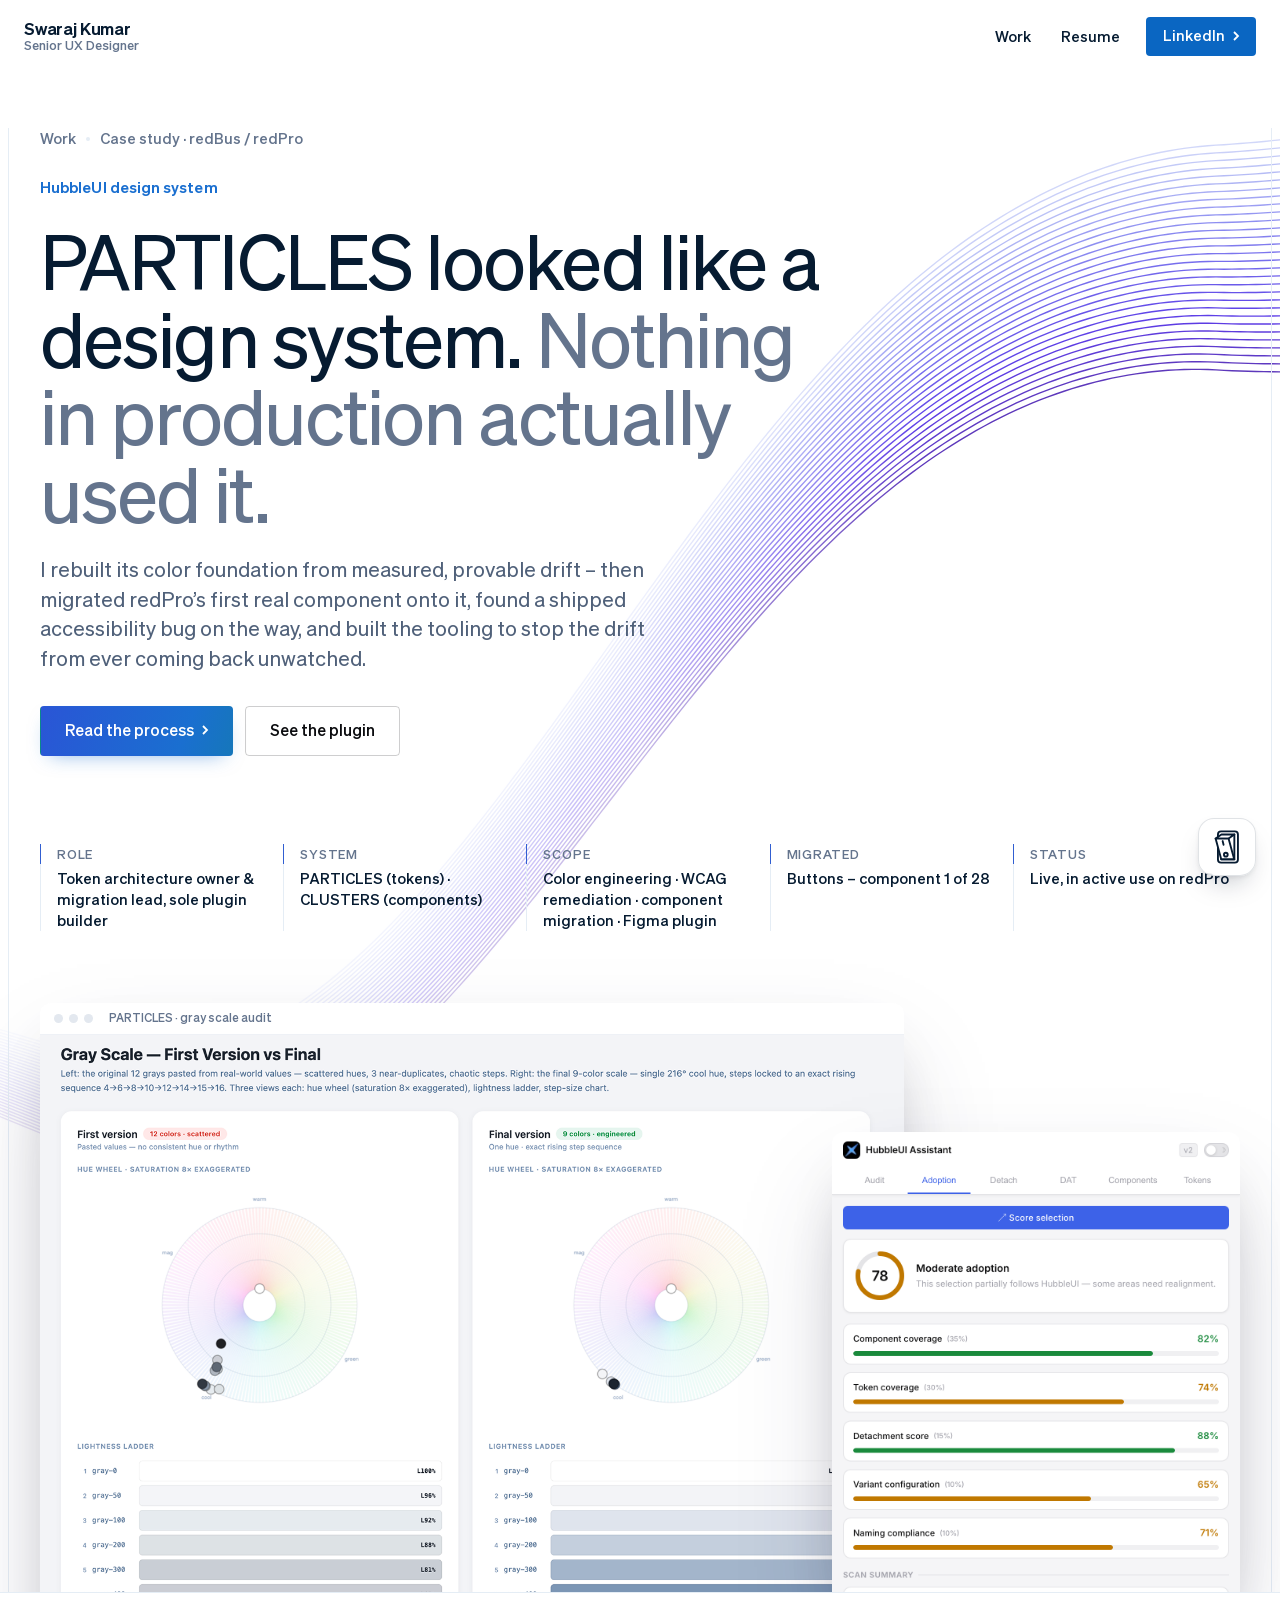
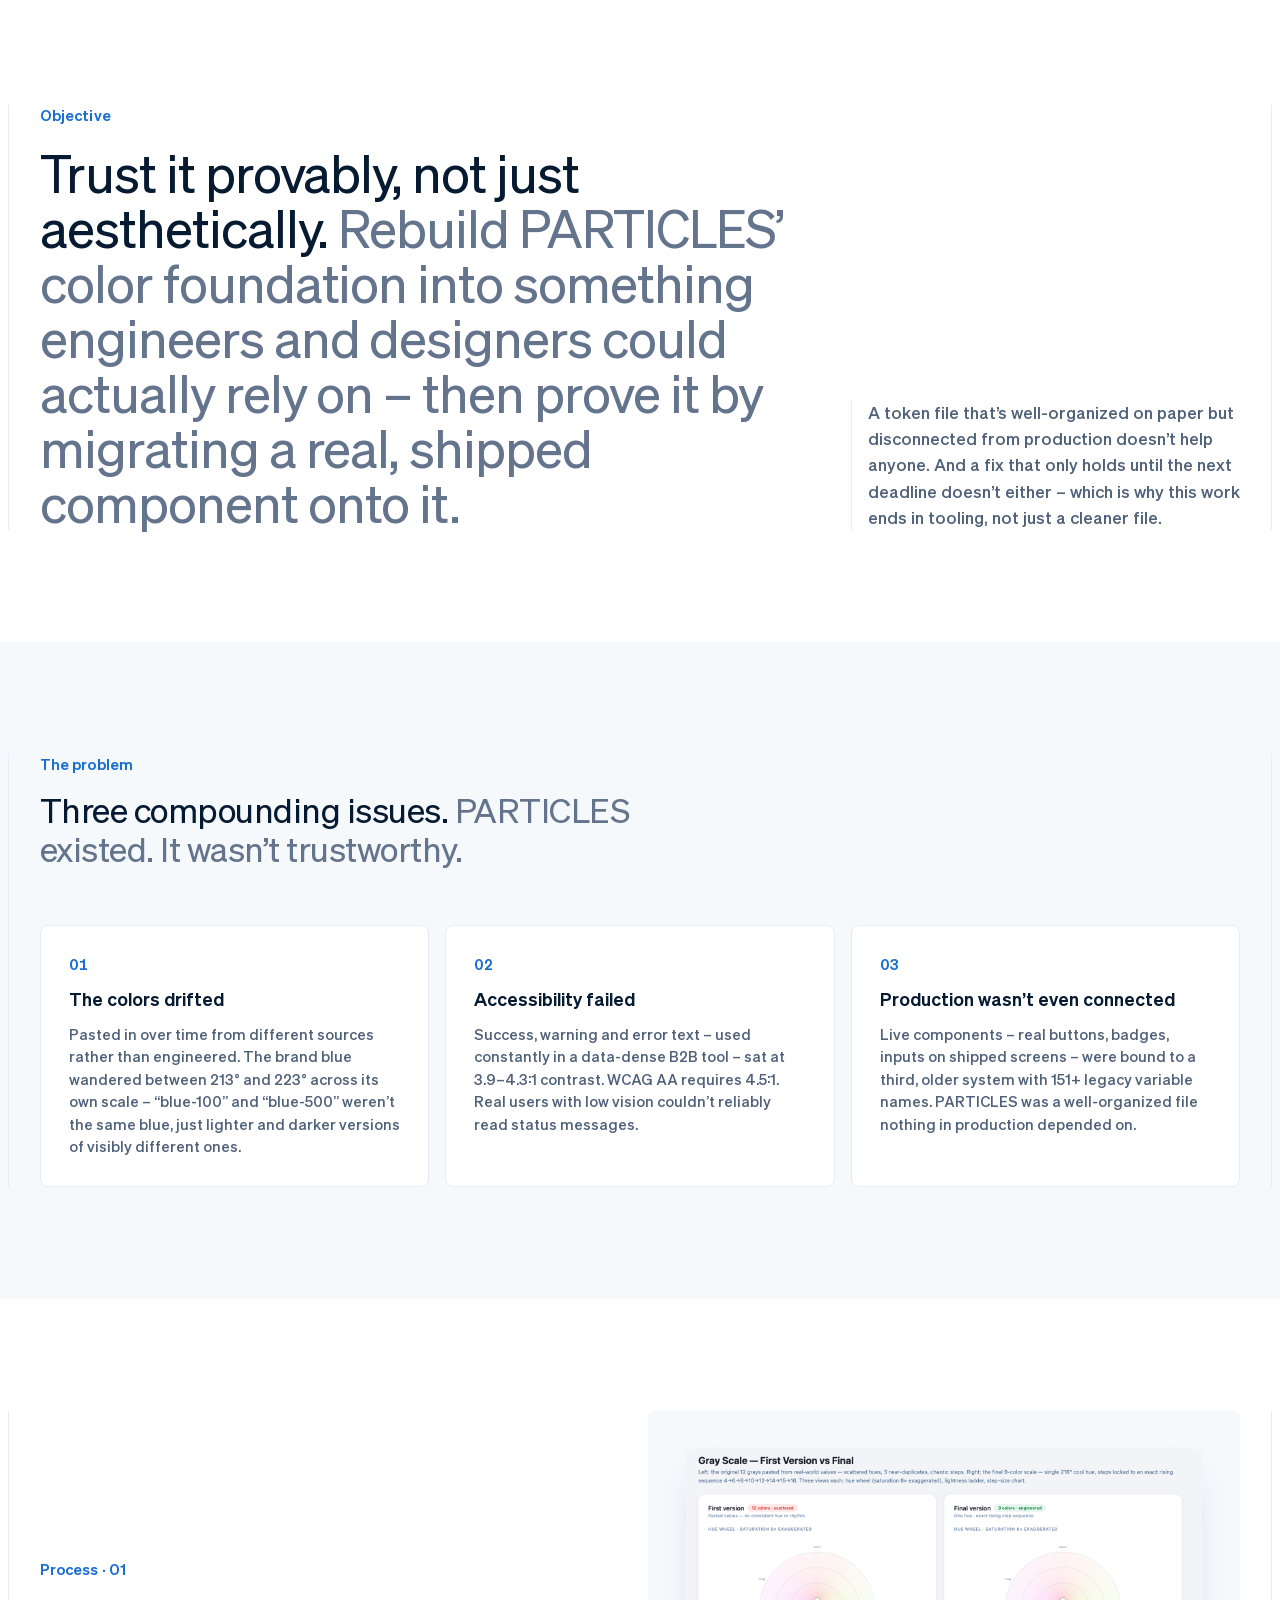
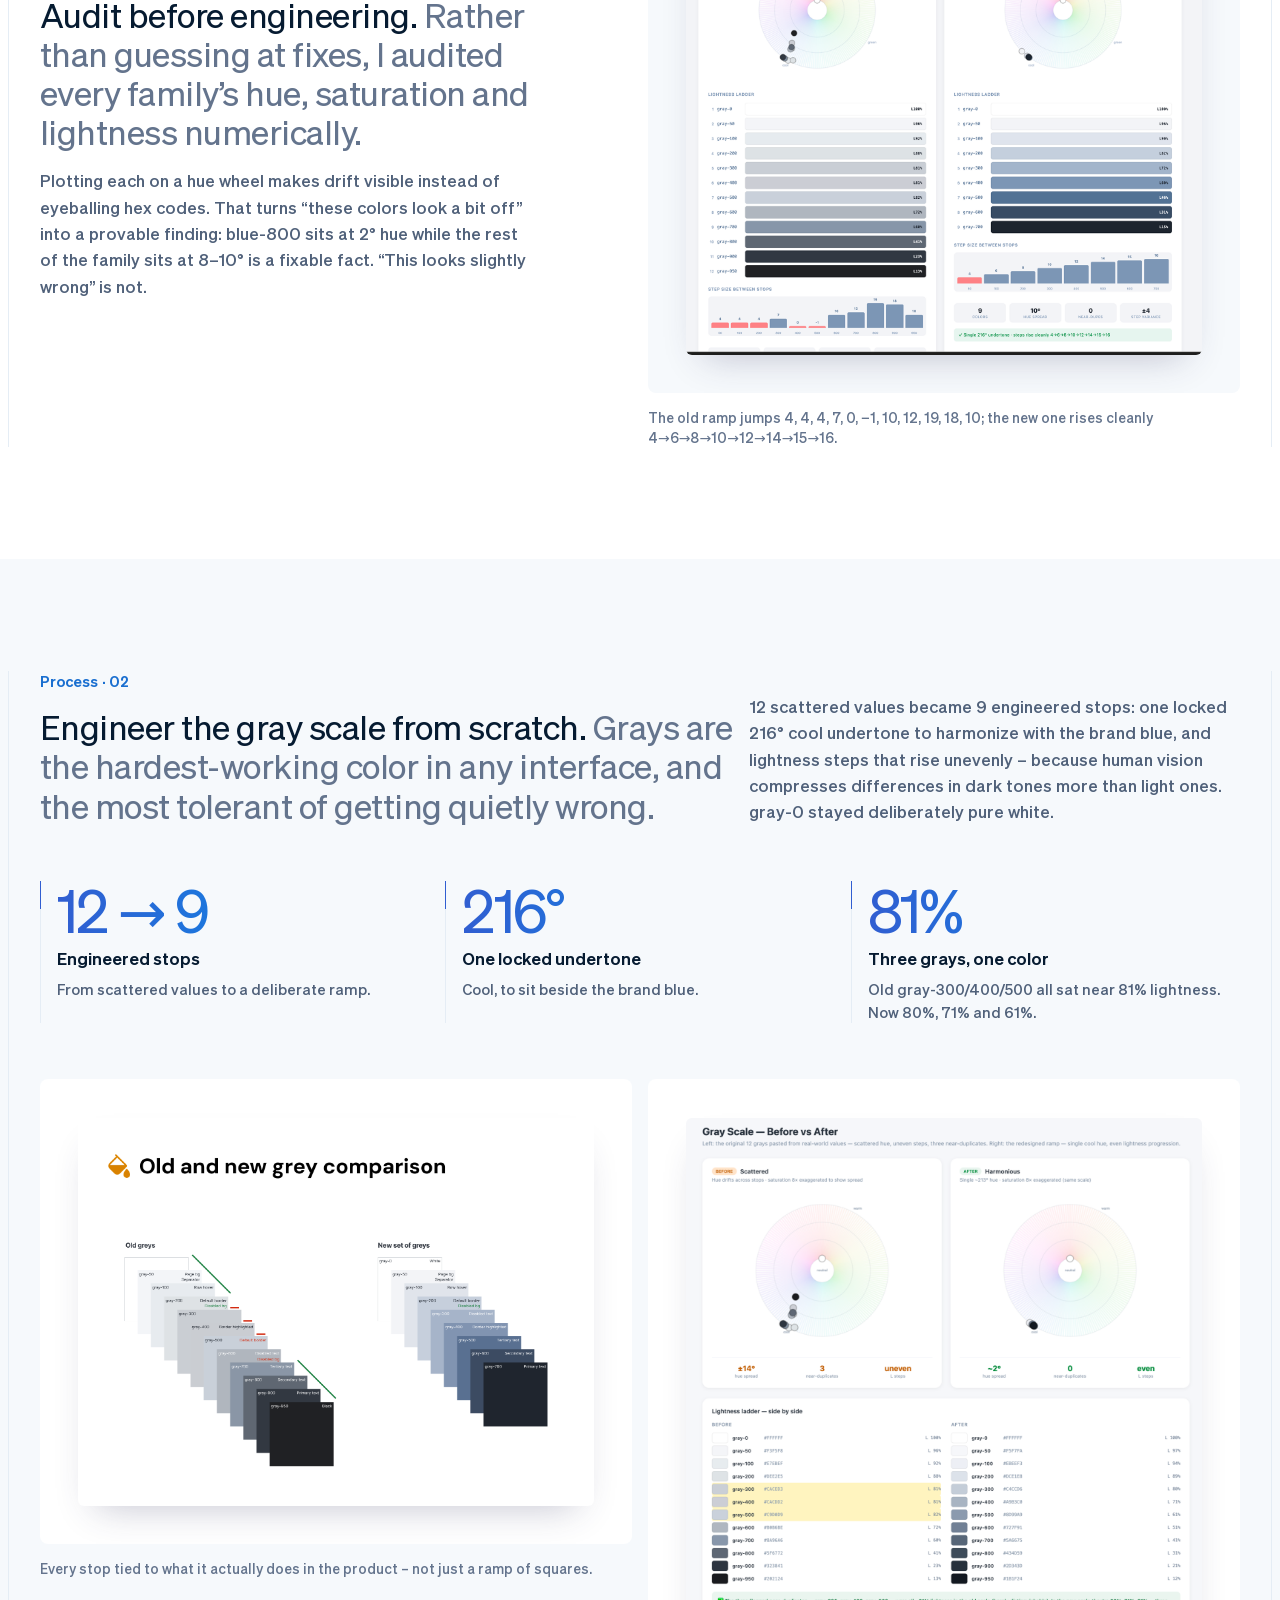
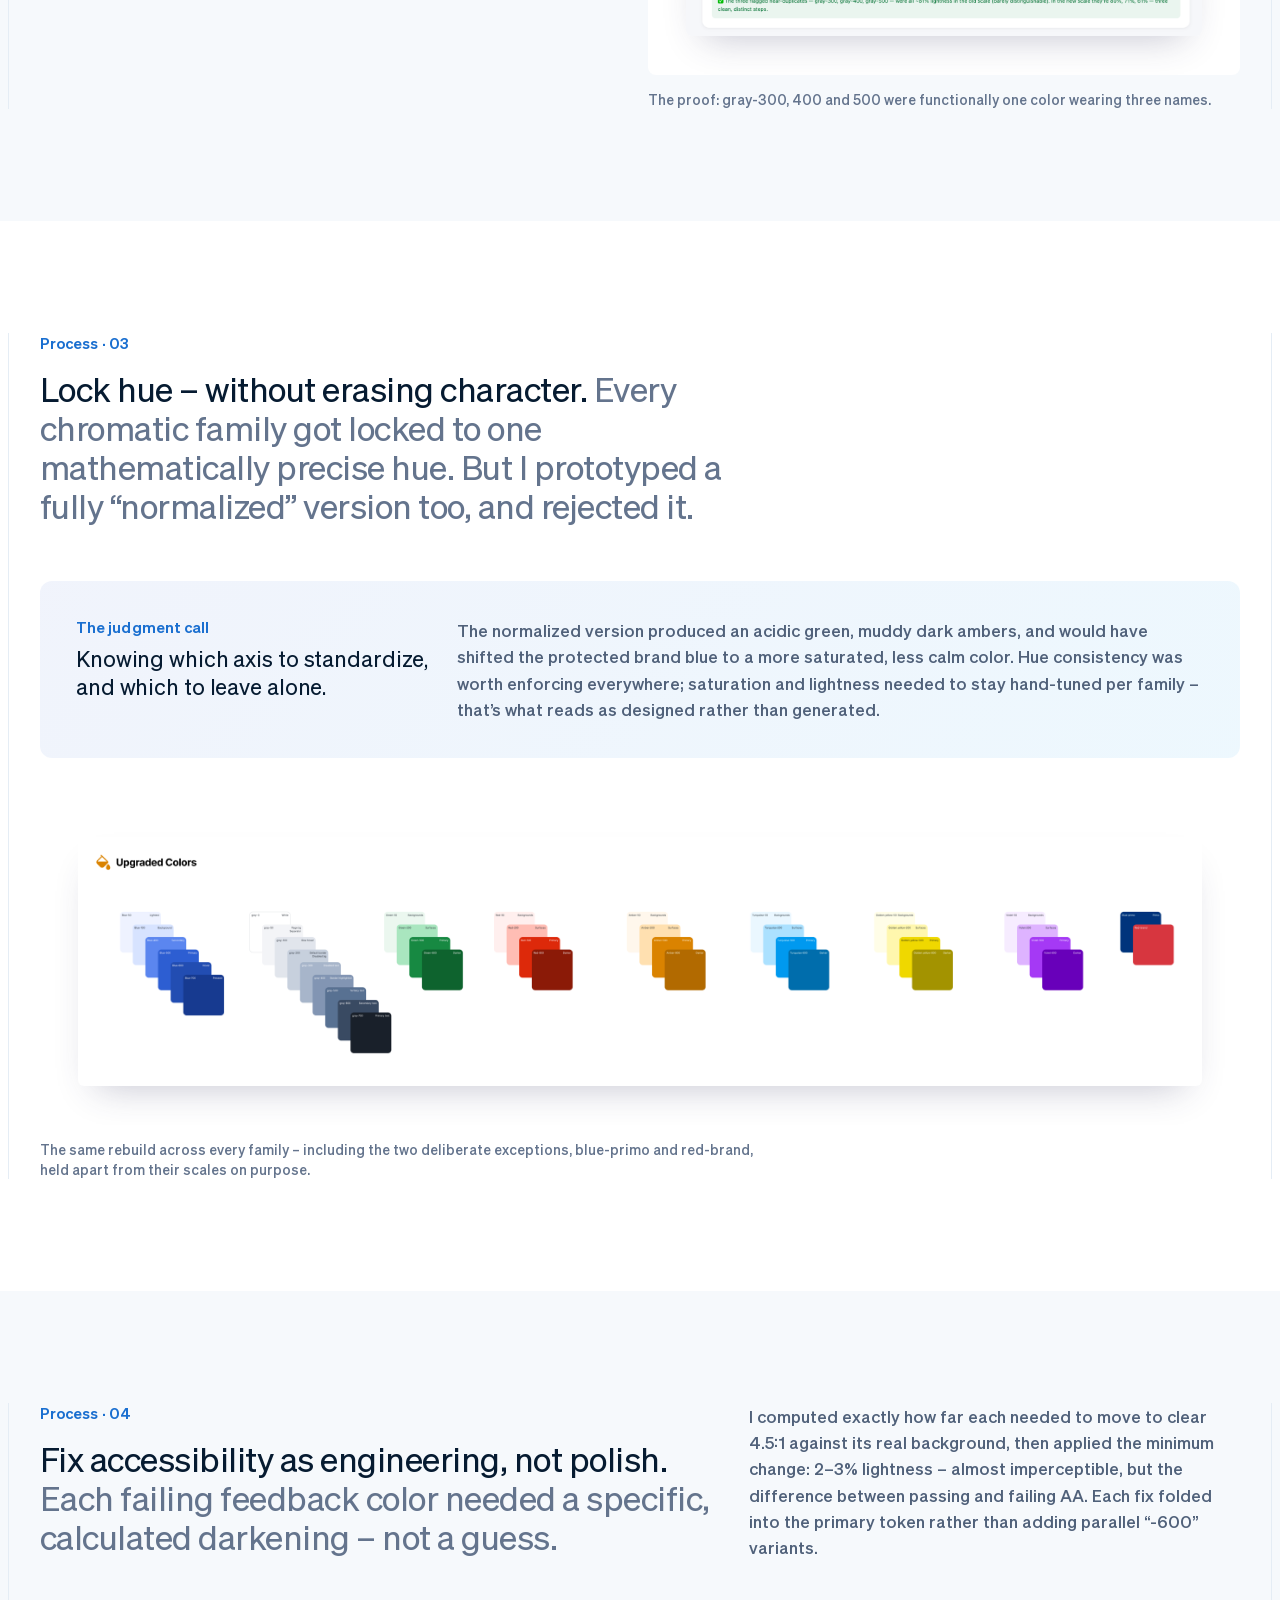
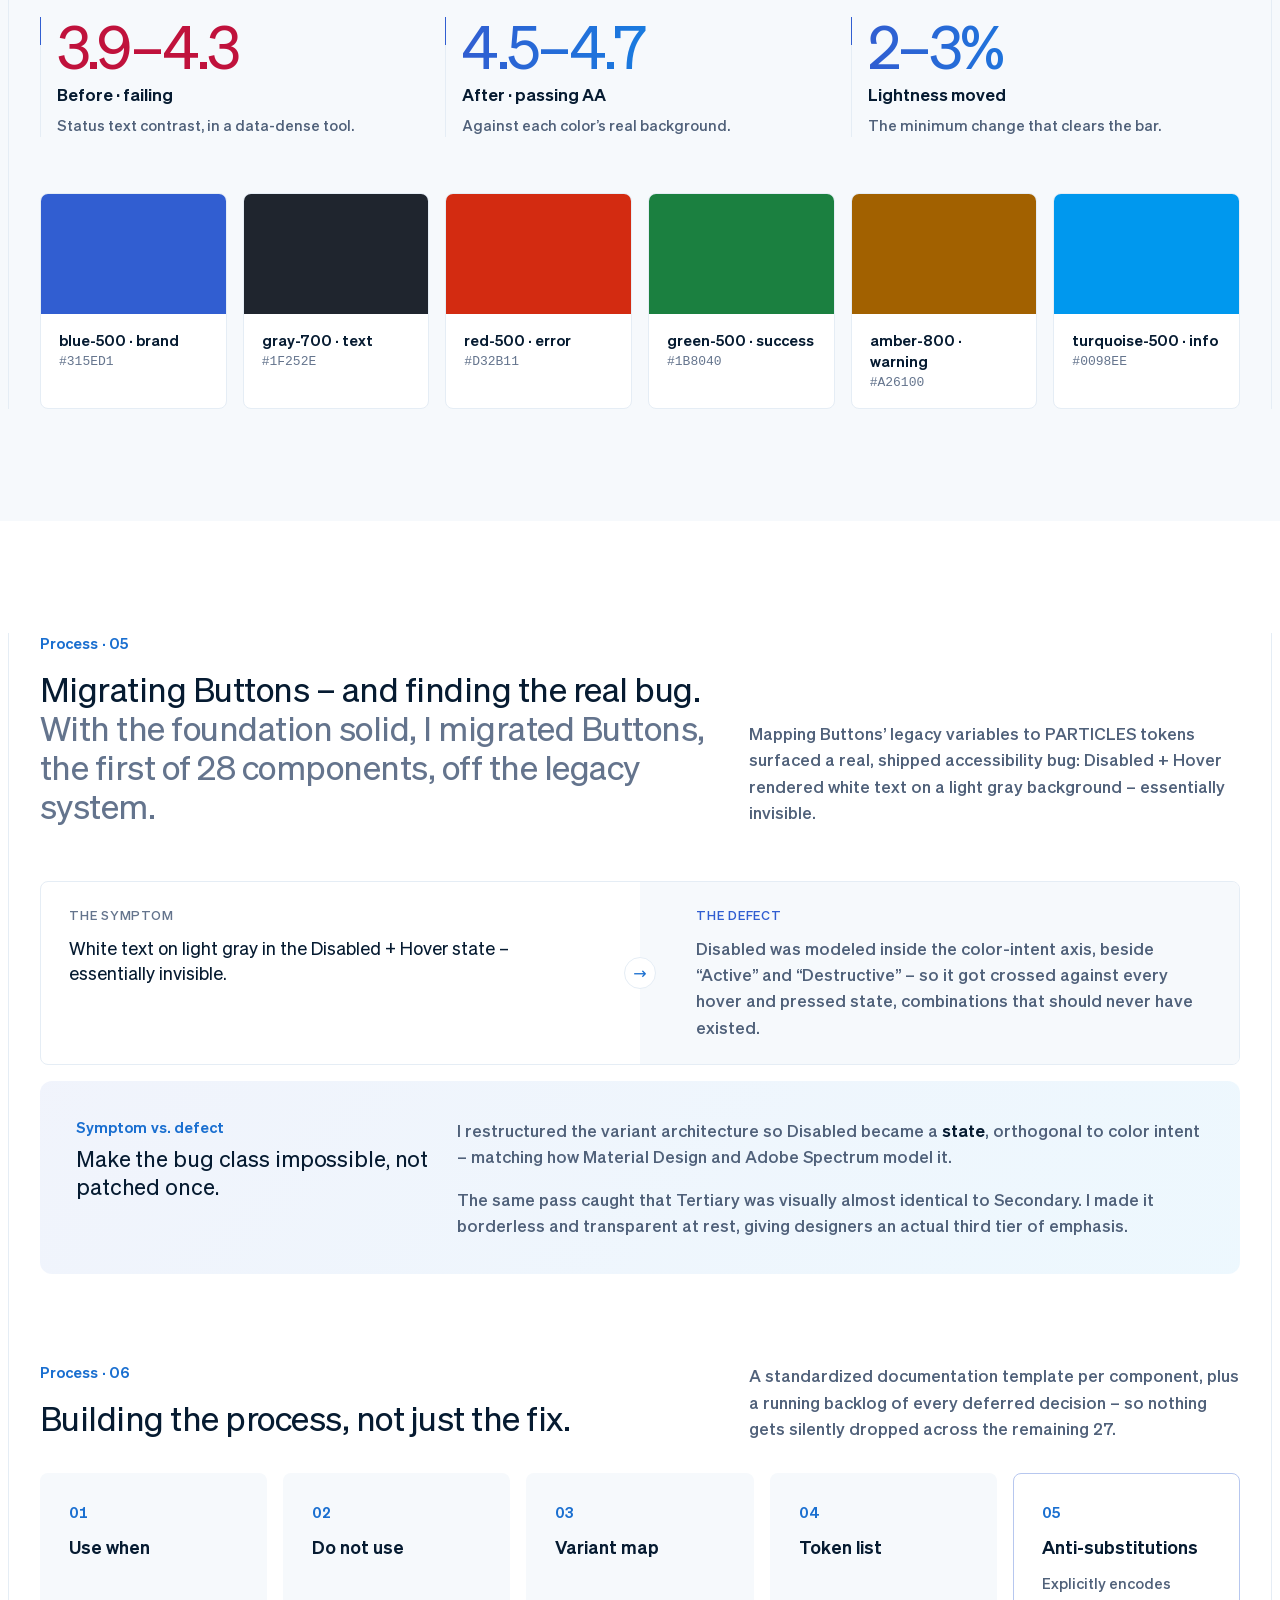
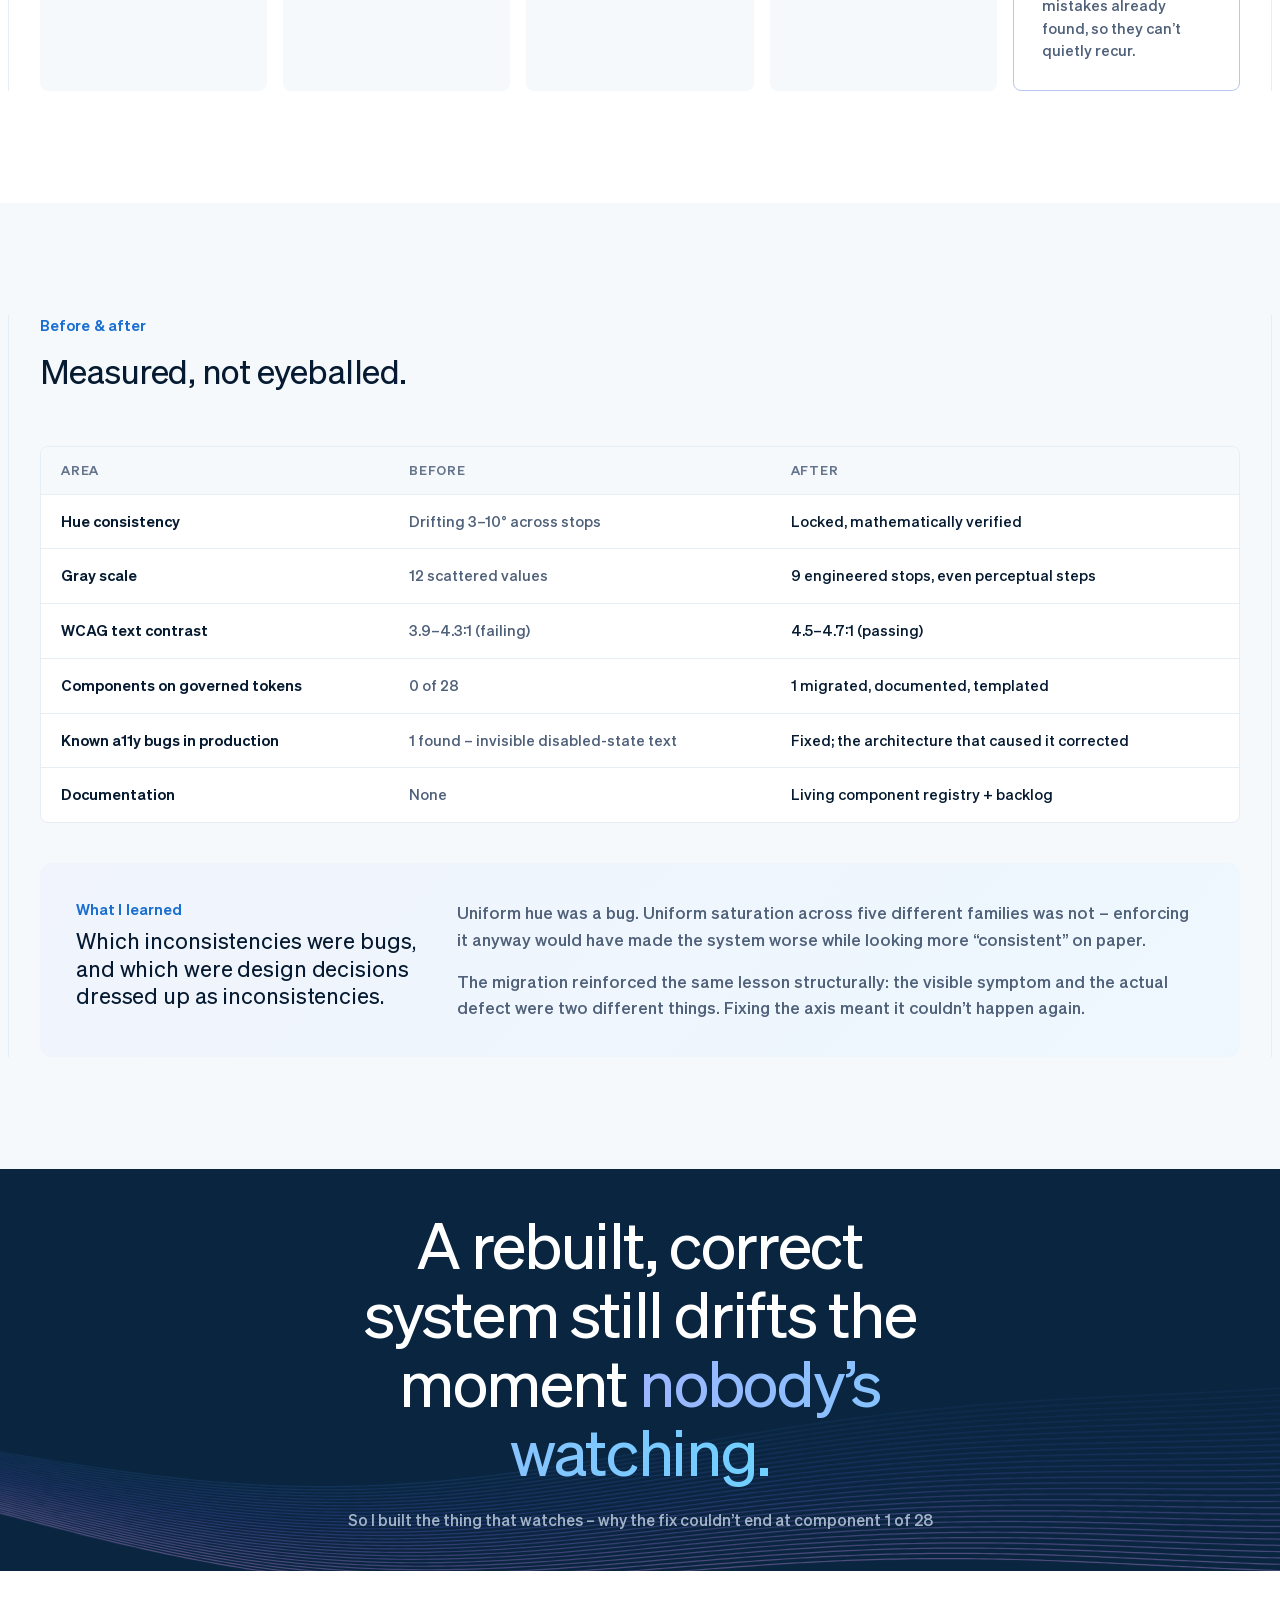
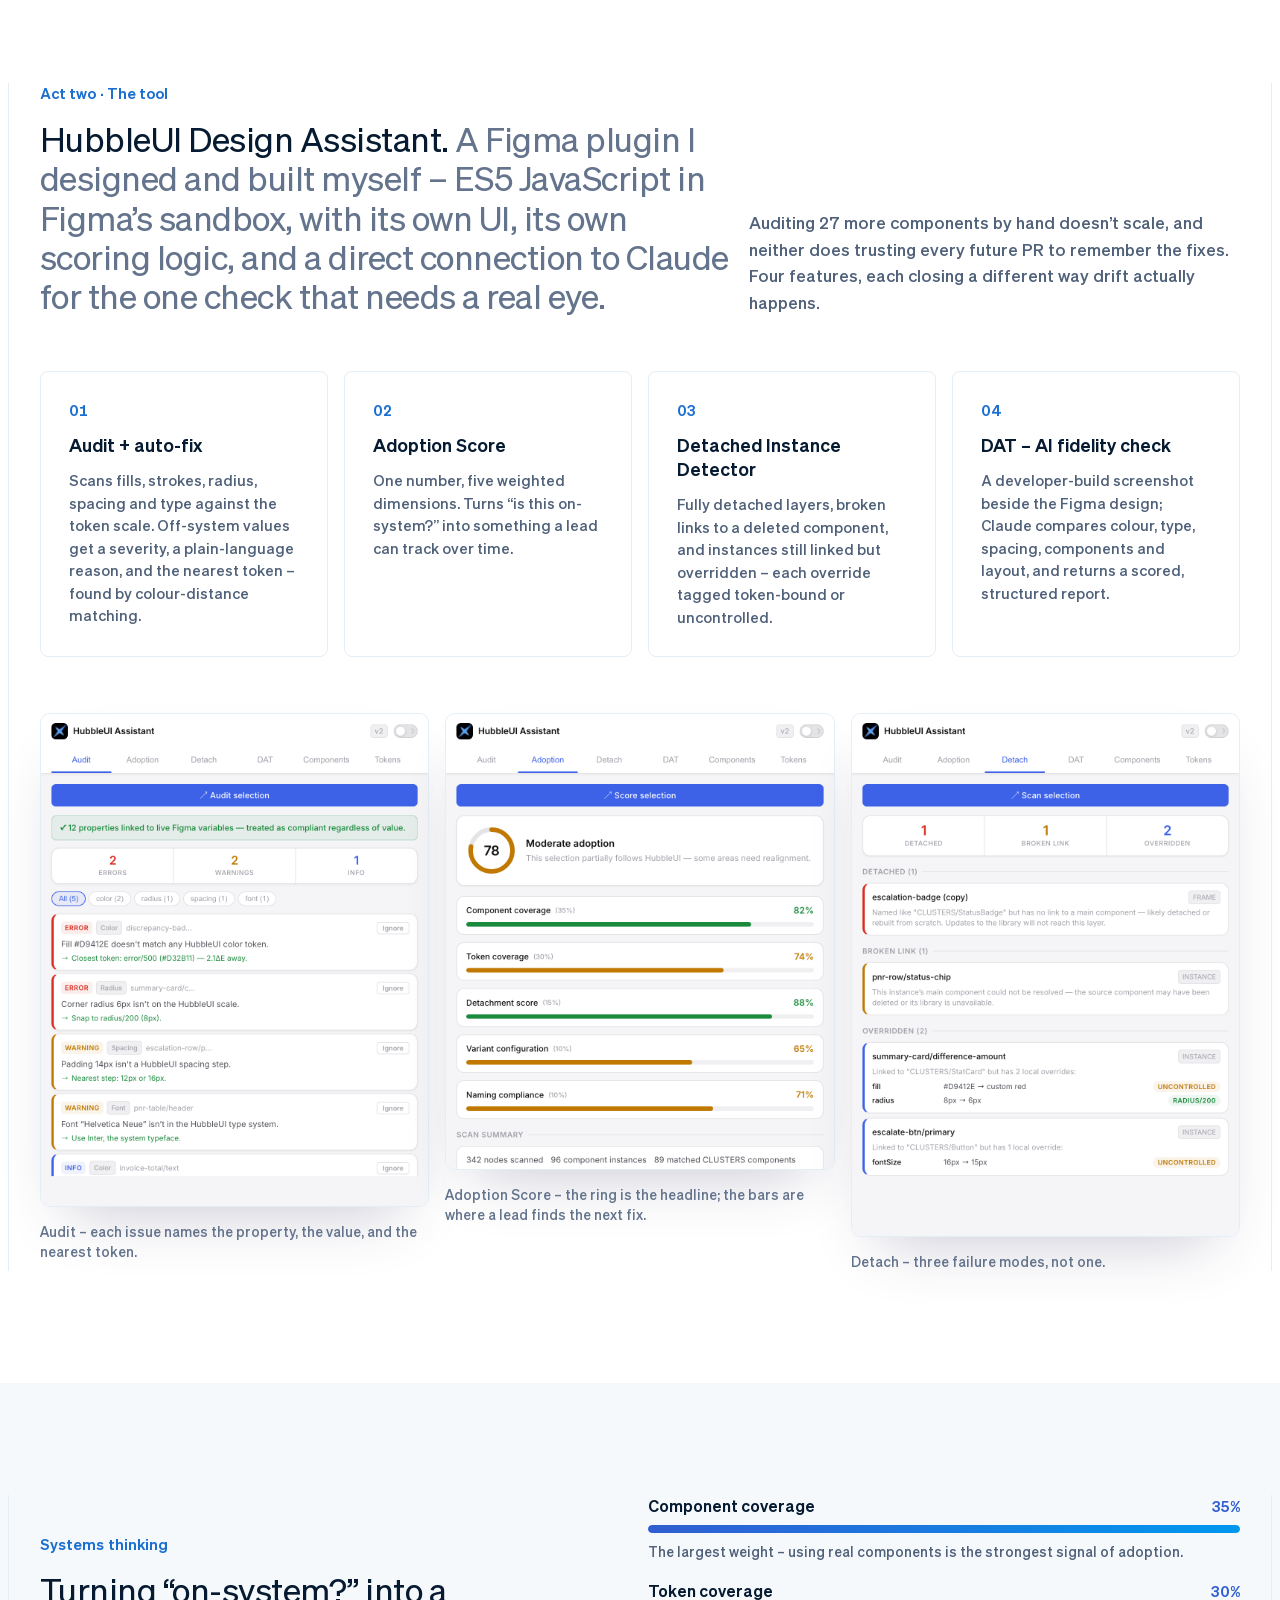
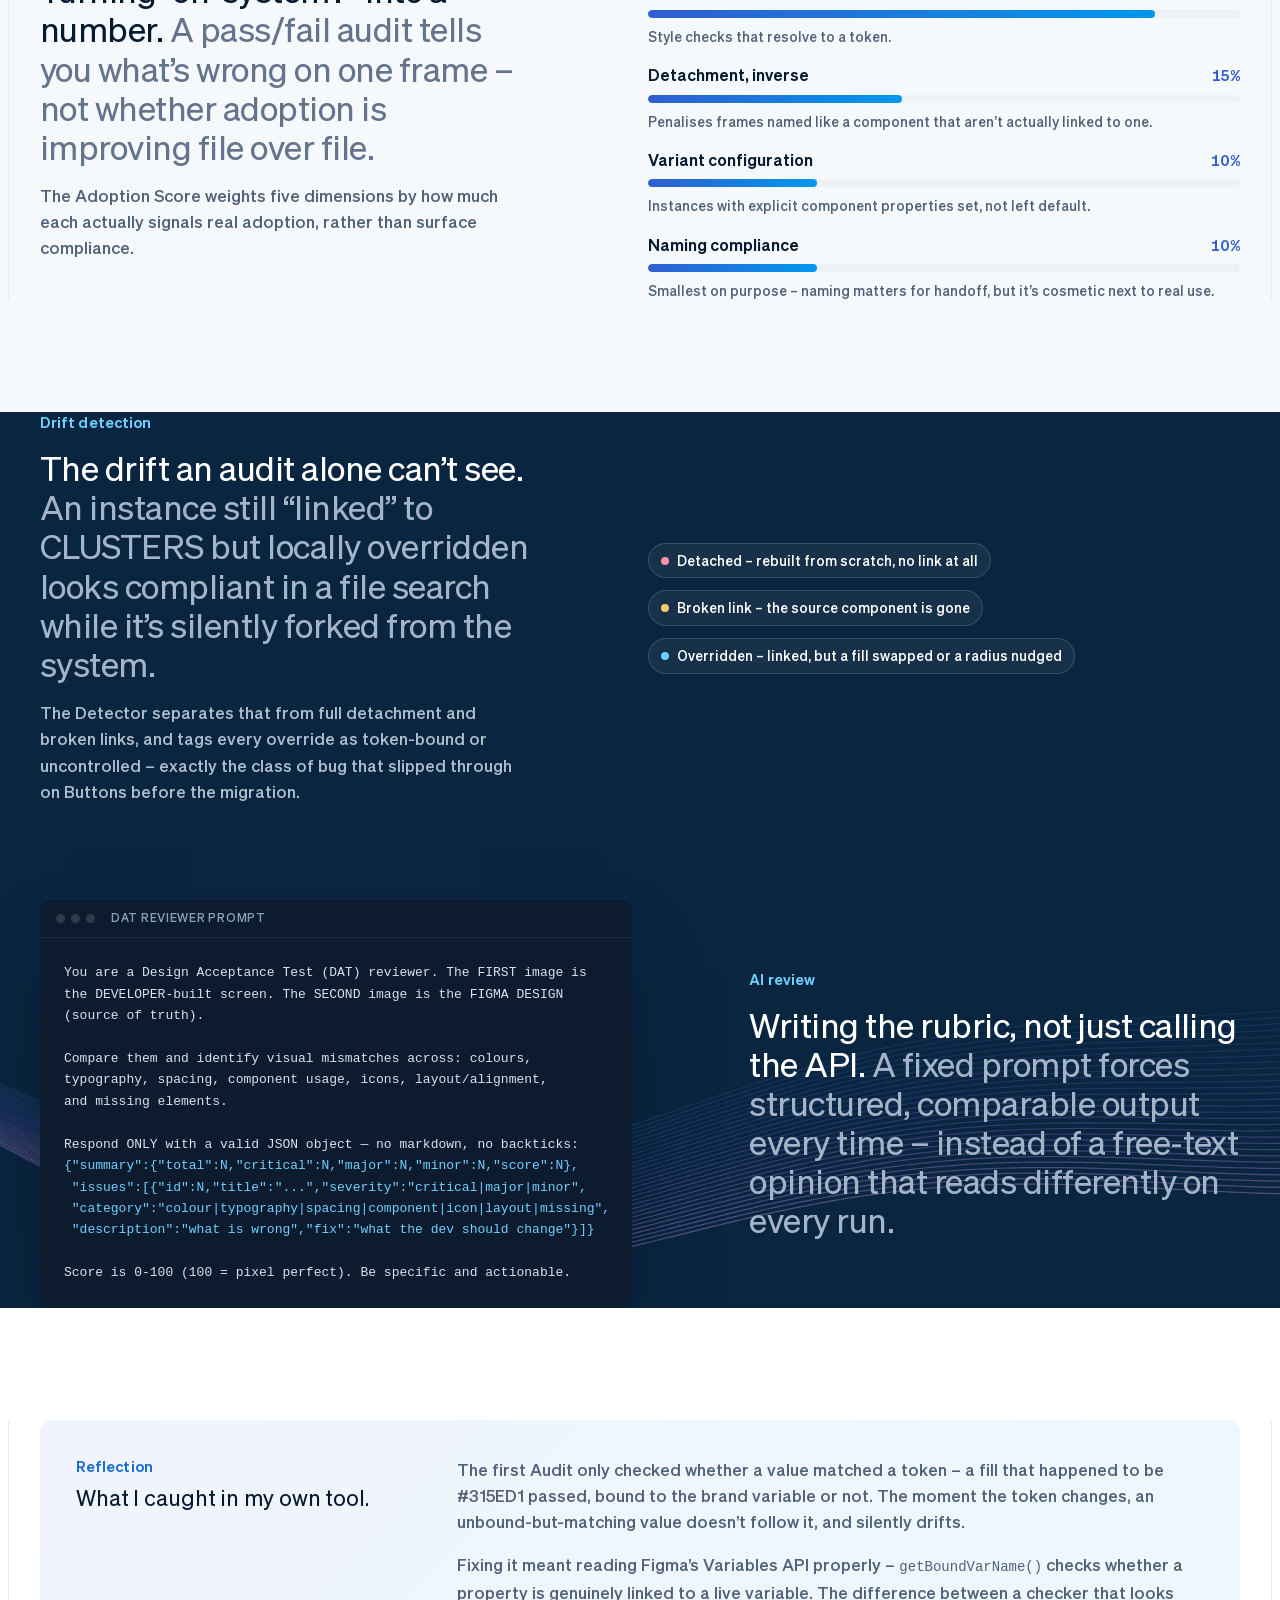
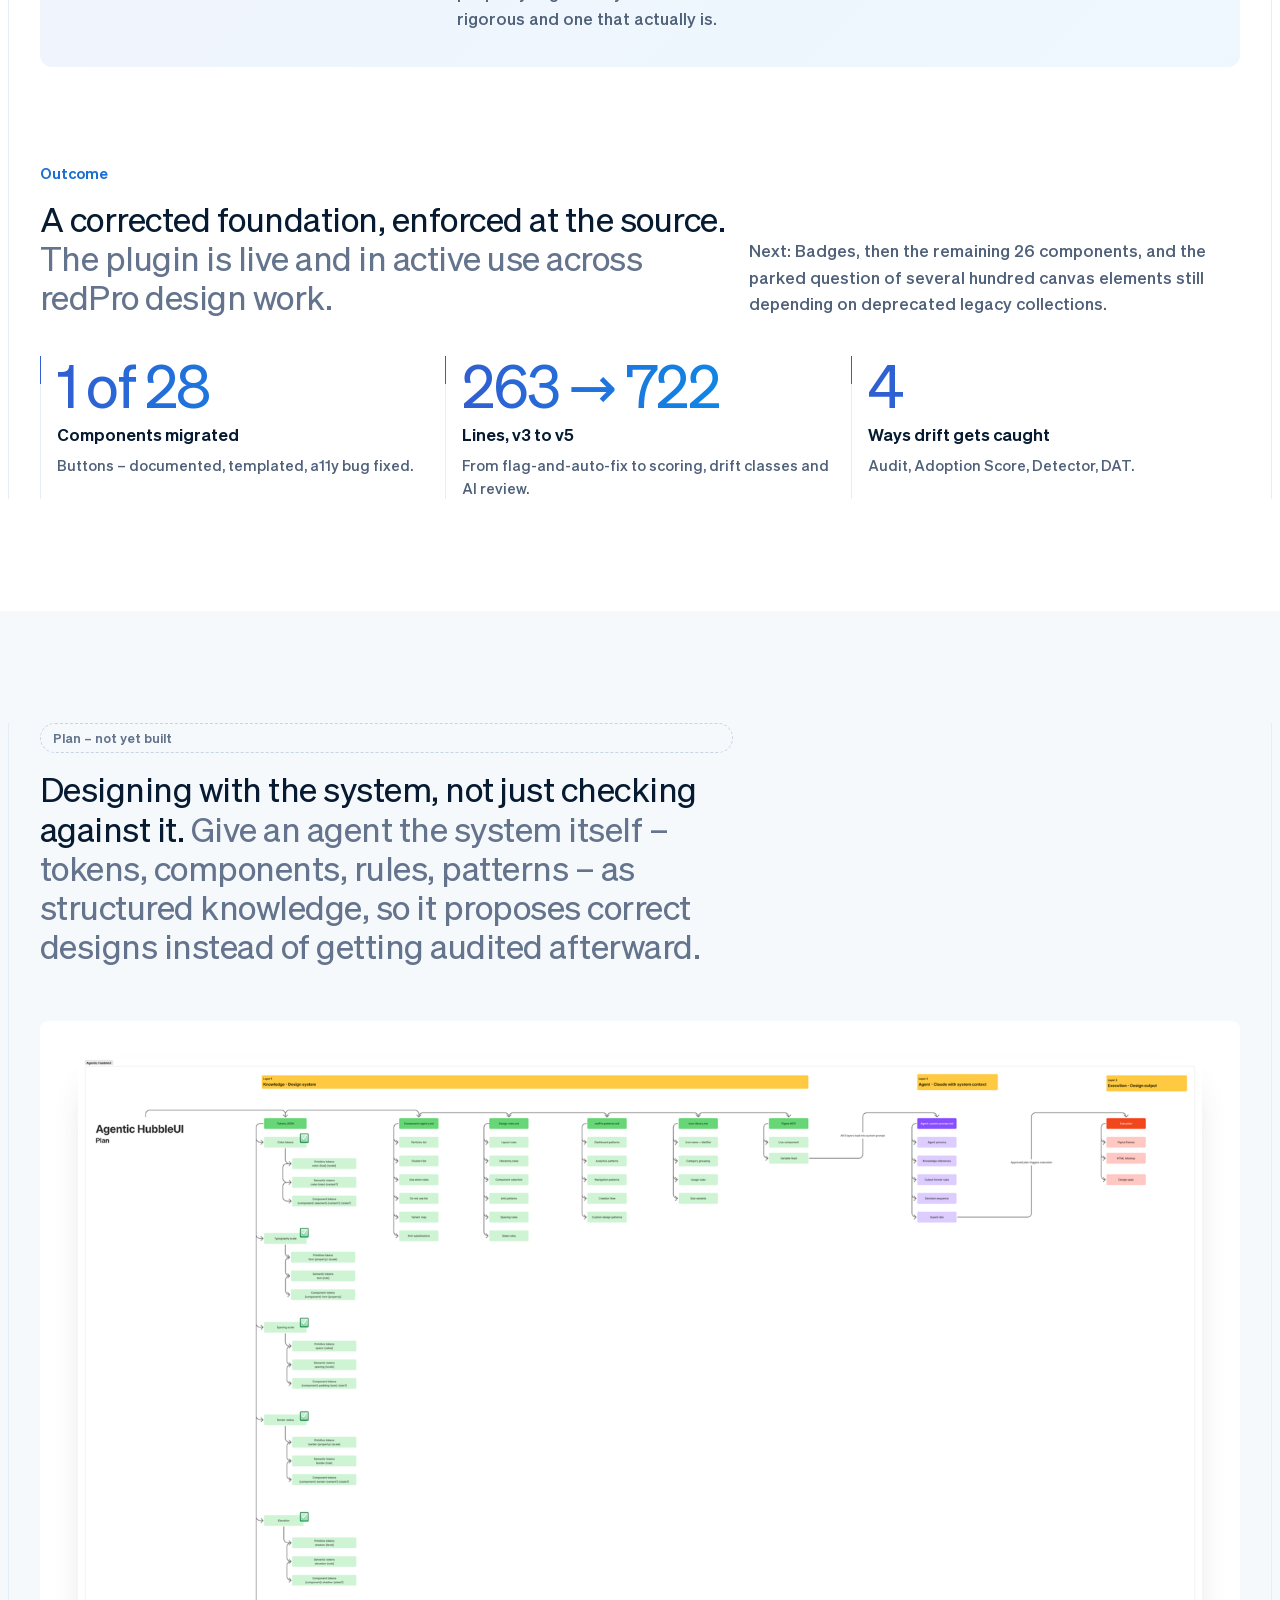
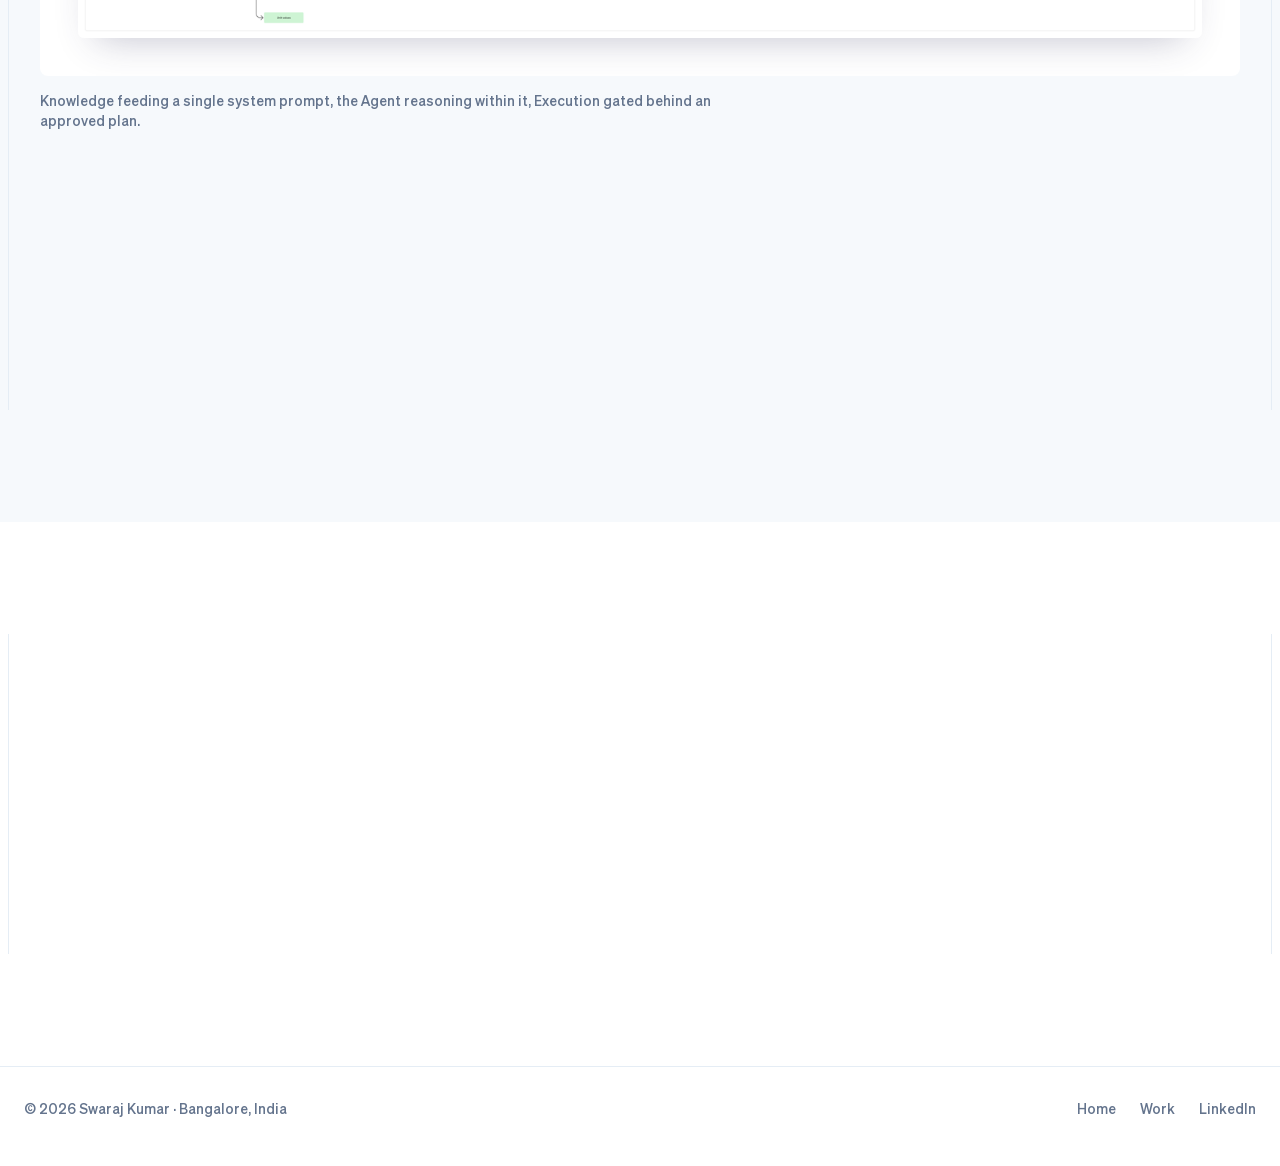
<file: case-studies/hubbleui.html>
<!DOCTYPE html>
<html lang="en">
<head>
<meta charset="utf-8">
<script>/* theme before first paint: saved choice, else the system setting */(()=>{let t;try{t=localStorage.getItem('theme')}catch(e){}if(t!=='dark'&&t!=='light')t=matchMedia('(prefers-color-scheme: dark)').matches?'dark':'light';document.documentElement.dataset.theme=t})()</script>
<meta name="viewport" content="width=device-width, initial-scale=1">
<link rel="icon" href="../assets/favicon.svg" type="image/svg+xml">
<link rel="icon" href="../assets/favicon-32.png" sizes="32x32" type="image/png">
<link rel="icon" href="../assets/favicon-16.png" sizes="16x16" type="image/png">
<link rel="apple-touch-icon" href="../assets/apple-touch-icon.png">
<meta name="theme-color" content="#ffffff" media="(prefers-color-scheme: light)">
<meta name="theme-color" content="#0b0c0f" media="(prefers-color-scheme: dark)">
<title>HubbleUI design system — Swaraj Kumar</title>
<meta name="description" content="Case study: rebuilding the PARTICLES colour foundation at redBus, migrating the first component onto it, and building the Figma plugin that keeps it from drifting.">
<link rel="preload" href="../assets/sohne-var.woff2" as="font" type="font/woff2" crossorigin>
<link rel="stylesheet" href="case.css">
<!-- project colours: PARTICLES brand blue-500 and turquoise-500 -->
<style>:root{--p1:#315ed1;--p2:#0098ee;--p1-light:#9db6ff;--p2-light:#6fd0ff;--paper:#eef2fb}</style>
</head>
<body>
<script>document.documentElement.classList.add('js')</script>

<header class="nav" id="nav">
  <div class="wrap" style="padding:0">
    <div class="nav__row">
      <a class="nav__brand" href="../#work"><b>Swaraj Kumar</b><span>Senior UX Designer</span></a>
      <nav class="nav__links" aria-label="Primary">
        <a href="../#work">Work</a>
        <!-- About hidden until the page is ready: <a href="../index.html#about" target="_blank" rel="noopener">About</a> -->
        <a href="../assets/Swaraj-Kumar-Resume.pdf" target="_blank" rel="noopener">Resume</a>
        <a class="btn btn--primary btn--linkedin" href="https://www.linkedin.com/in/swaraj-k/" target="_blank" rel="noopener">LinkedIn<svg class="arrow" viewBox="0 0 6 10" aria-hidden="true"><g><rect class="shaft" x="-8" y="4.1" width="11" height="1.8" fill="currentColor"/><path d="M1 1l4 4-4 4" fill="none" stroke="currentColor" stroke-width="1.8"/></g></svg></a>
      </nav>
    </div>
  </div>
</header>

<main>
<!-- =============================== HERO =============================== -->
<section class="hero ruled" aria-labelledby="title">
  <canvas class="hero__bg" data-scene="ramp" aria-hidden="true"></canvas>
  <div class="wrap"><div class="inner">
    <div class="hero__crumb"><a href="../#work">Work</a><i></i><span class="sub">Case study &middot; redBus / redPro</span></div>
    <div class="grid">
      <div class="hero__copy">
        <p class="eyebrow">HubbleUI design system</p>
        <h1 class="h-xxl" id="title">PARTICLES looked like a design system. <span class="sub">Nothing in production actually used it.</span></h1>
        <p class="lede">I rebuilt its color foundation from measured, provable drift &ndash; then migrated redPro&rsquo;s first real component onto it, found a shipped accessibility bug on the way, and built the tooling to stop the drift from ever coming back unwatched.</p>
        <div class="hero__actions">
          <a class="btn btn--primary" href="#process">Read the process<svg class="arrow" viewBox="0 0 6 10" aria-hidden="true"><g><rect class="shaft" x="-8" y="4.1" width="11" height="1.8" fill="currentColor"/><path d="M1 1l4 4-4 4" fill="none" stroke="currentColor" stroke-width="1.8"/></g></svg></a>
          <a class="btn btn--secondary" href="#tool">See the plugin</a>
        </div>
      </div>
      <dl class="hero__facts">
        <div class="fact"><dt>Role</dt><dd>Token architecture owner &amp; migration lead, sole plugin builder</dd></div>
        <div class="fact"><dt>System</dt><dd>PARTICLES (tokens) &middot; CLUSTERS (components)</dd></div>
        <div class="fact"><dt>Scope</dt><dd>Color engineering &middot; WCAG remediation &middot; component migration &middot; Figma plugin</dd></div>
        <div class="fact"><dt>Migrated</dt><dd>Buttons &ndash; component 1 of 28</dd></div>
        <div class="fact"><dt>Status</dt><dd>Live, in active use on redPro</dd></div>
      </dl>
    </div>
    <div class="hero__stage">
      <div class="frame hero__main reveal">
        <div class="frame__bar"><i></i><i></i><i></i><span>PARTICLES &middot; gray scale audit</span></div>
        <img src="../work/hubble/gray-audit.png" alt="Gray scale audit dashboard — hue wheel, lightness ladder, and step sizes" width="1512" height="1484">
      </div>
      <div class="frame hero__side reveal" style="--d:150ms">
        <img src="../work/hubble/plugin-adoption.png" alt="HubbleUI Design Assistant — Adoption Score tab" width="1040" height="1220">
      </div>
    </div>
  </div></div>
</section>

<!-- ============================= OBJECTIVE ============================ -->
<section class="sec ruled" style="border-top:1px solid var(--rule)">
  <div class="wrap"><div class="inner">
    <div class="objective">
      <div class="objective__q reveal">
        <p class="eyebrow" style="margin-bottom:20px">Objective</p>
        <h2 class="h-xl">Trust it provably, not just aesthetically. <span class="sub">Rebuild PARTICLES&rsquo; color foundation into something engineers and designers could actually rely on &ndash; then prove it by migrating a real, shipped component onto it.</span></h2>
      </div>
      <p class="objective__note text reveal" style="--d:120ms">A token file that&rsquo;s well-organized on paper but disconnected from production doesn&rsquo;t help anyone. And a fix that only holds until the next deadline doesn&rsquo;t either &ndash; which is why this work ends in tooling, not just a cleaner file.</p>
    </div>
  </div></div>
</section>

<!-- ============================== PROBLEM ============================= -->
<section class="sec ruled" id="problem" style="background:var(--wash)">
  <div class="wrap"><div class="inner">
    <div class="head">
      <div class="head__l reveal">
        <p class="eyebrow">The problem</p>
        <h2 class="h-lg">Three compounding issues. <span class="sub">PARTICLES existed. It wasn&rsquo;t trustworthy.</span></h2>
      </div>
    </div>
    <div class="cards-3">
      <article class="card reveal">
        <p class="card__num">01</p>
        <h3 class="h-sm">The colors drifted</h3>
        <p class="text-sm">Pasted in over time from different sources rather than engineered. The brand blue wandered between 213&deg; and 223&deg; across its own scale &ndash; &ldquo;blue-100&rdquo; and &ldquo;blue-500&rdquo; weren&rsquo;t the same blue, just lighter and darker versions of visibly different ones.</p>
      </article>
      <article class="card reveal" style="--d:100ms">
        <p class="card__num">02</p>
        <h3 class="h-sm">Accessibility failed</h3>
        <p class="text-sm">Success, warning and error text &ndash; used constantly in a data-dense B2B tool &ndash; sat at 3.9&ndash;4.3:1 contrast. WCAG AA requires 4.5:1. Real users with low vision couldn&rsquo;t reliably read status messages.</p>
      </article>
      <article class="card reveal" style="--d:200ms">
        <p class="card__num">03</p>
        <h3 class="h-sm">Production wasn&rsquo;t even connected</h3>
        <p class="text-sm">Live components &ndash; real buttons, badges, inputs on shipped screens &ndash; were bound to a third, older system with 151+ legacy variable names. PARTICLES was a well-organized file nothing in production depended on.</p>
      </article>
    </div>
  </div></div>
</section>

<!-- ========================= PROCESS 01: AUDIT ======================== -->
<section class="sec ruled" id="process">
  <div class="wrap"><div class="inner">
    <div class="split">
      <div class="split__copy reveal">
        <p class="eyebrow">Process &middot; 01</p>
        <h2 class="h-lg">Audit before engineering. <span class="sub">Rather than guessing at fixes, I audited every family&rsquo;s hue, saturation and lightness numerically.</span></h2>
        <p class="text">Plotting each on a hue wheel makes drift visible instead of eyeballing hex codes. That turns &ldquo;these colors look a bit off&rdquo; into a provable finding: blue-800 sits at 2&deg; hue while the rest of the family sits at 8&ndash;10&deg; is a fixable fact. &ldquo;This looks slightly wrong&rdquo; is not.</p>
      </div>
      <figure class="split__fig fig reveal" style="--d:120ms">
        <div class="fig__panel"><img src="../work/hubble/gray-audit.png" alt="Hue wheel, lightness ladder and step sizes for the gray scale" loading="lazy"></div>
        <figcaption>The old ramp jumps 4, 4, 4, 7, 0, &minus;1, 10, 12, 19, 18, 10; the new one rises cleanly 4&rarr;6&rarr;8&rarr;10&rarr;12&rarr;14&rarr;15&rarr;16.</figcaption>
      </figure>
    </div>
  </div></div>
</section>

<!-- ========================= PROCESS 02: GRAYS ======================== -->
<section class="sec ruled" style="background:var(--wash)">
  <div class="wrap"><div class="inner">
    <div class="head">
      <div class="head__l reveal">
        <p class="eyebrow">Process &middot; 02</p>
        <h2 class="h-lg">Engineer the gray scale from scratch. <span class="sub">Grays are the hardest-working color in any interface, and the most tolerant of getting quietly wrong.</span></h2>
      </div>
      <div class="head__r reveal" style="--d:120ms">
        <p class="text">12 scattered values became 9 engineered stops: one locked 216&deg; cool undertone to harmonize with the brand blue, and lightness steps that rise unevenly &ndash; because human vision compresses differences in dark tones more than light ones. gray-0 stayed deliberately pure white.</p>
      </div>
    </div>
    <div class="stats reveal" style="margin-bottom:56px">
      <div class="stat"><span class="stat__n stat__n--grad">12 &rarr; 9</span><span class="stat__t">Engineered stops</span><span class="stat__d">From scattered values to a deliberate ramp.</span></div>
      <div class="stat"><span class="stat__n stat__n--grad">216&deg;</span><span class="stat__t">One locked undertone</span><span class="stat__d">Cool, to sit beside the brand blue.</span></div>
      <div class="stat"><span class="stat__n stat__n--grad">81%</span><span class="stat__t">Three grays, one color</span><span class="stat__d">Old gray-300/400/500 all sat near 81% lightness. Now 80%, 71% and 61%.</span></div>
    </div>
    <div class="cards-2">
      <figure class="fig reveal">
        <div class="fig__panel" style="background:#fff"><img src="../work/hubble/gray-roles.png" alt="Old and new gray scale mapped to their UI roles" loading="lazy"></div>
        <figcaption>Every stop tied to what it actually does in the product &ndash; not just a ramp of squares.</figcaption>
      </figure>
      <figure class="fig reveal" style="--d:120ms">
        <div class="fig__panel" style="background:#fff"><img src="../work/hubble/gray-before-after.png" alt="Gray scale before and after, with hex values and lightness" loading="lazy"></div>
        <figcaption>The proof: gray-300, 400 and 500 were functionally one color wearing three names.</figcaption>
      </figure>
    </div>
  </div></div>
</section>

<!-- ========================= PROCESS 03: HUE ========================== -->
<section class="sec ruled">
  <div class="wrap"><div class="inner">
    <div class="head">
      <div class="head__l reveal">
        <p class="eyebrow">Process &middot; 03</p>
        <h2 class="h-lg">Lock hue &ndash; without erasing character. <span class="sub">Every chromatic family got locked to one mathematically precise hue. But I prototyped a fully &ldquo;normalized&rdquo; version too, and rejected it.</span></h2>
      </div>
    </div>
    <div class="callout reveal">
      <div class="callout__l"><p class="eyebrow" style="margin-bottom:8px">The judgment call</p><p class="h-md" style="font-weight:300">Knowing which axis to standardize, and which to leave alone.</p></div>
      <div class="callout__r"><p class="text">The normalized version produced an acidic green, muddy dark ambers, and would have shifted the protected brand blue to a more saturated, less calm color. Hue consistency was worth enforcing everywhere; saturation and lightness needed to stay hand-tuned per family &ndash; that&rsquo;s what reads as designed rather than generated.</p></div>
    </div>
    <figure class="fig reveal" style="margin-top:40px">
      <div class="fig__panel fig__panel--scroll" style="background:#fff"><img src="../work/hubble/all-colors.png" alt="The full upgraded color system across every family" loading="lazy"></div>
      <figcaption>The same rebuild across every family &ndash; including the two deliberate exceptions, blue-primo and red-brand, held apart from their scales on purpose.</figcaption>
    </figure>
  </div></div>
</section>

<!-- ======================= PROCESS 04: CONTRAST ======================= -->
<section class="sec ruled" style="background:var(--wash)">
  <div class="wrap"><div class="inner">
    <div class="head">
      <div class="head__l reveal">
        <p class="eyebrow">Process &middot; 04</p>
        <h2 class="h-lg">Fix accessibility as engineering, not polish. <span class="sub">Each failing feedback color needed a specific, calculated darkening &ndash; not a guess.</span></h2>
      </div>
      <div class="head__r reveal" style="--d:120ms">
        <p class="text">I computed exactly how far each needed to move to clear 4.5:1 against its real background, then applied the minimum change: 2&ndash;3% lightness &ndash; almost imperceptible, but the difference between passing and failing AA. Each fix folded into the primary token rather than adding parallel &ldquo;-600&rdquo; variants.</p>
      </div>
    </div>
    <div class="stats reveal" style="margin-bottom:56px">
      <div class="stat"><span class="stat__n" style="color:#c0123c">3.9&ndash;4.3</span><span class="stat__t">Before &middot; failing</span><span class="stat__d">Status text contrast, in a data-dense tool.</span></div>
      <div class="stat"><span class="stat__n stat__n--grad">4.5&ndash;4.7</span><span class="stat__t">After &middot; passing AA</span><span class="stat__d">Against each color&rsquo;s real background.</span></div>
      <div class="stat"><span class="stat__n stat__n--grad">2&ndash;3%</span><span class="stat__t">Lightness moved</span><span class="stat__d">The minimum change that clears the bar.</span></div>
    </div>
    <div class="cards-3" style="grid-template-columns:repeat(auto-fit,minmax(170px,1fr))">
      <div class="swatch reveal"><div class="swatch__chip" style="background:#315ED1"></div><div class="swatch__meta"><b>blue-500 &middot; brand</b><code>#315ED1</code></div></div>
      <div class="swatch reveal" style="--d:60ms"><div class="swatch__chip" style="background:#1F252E"></div><div class="swatch__meta"><b>gray-700 &middot; text</b><code>#1F252E</code></div></div>
      <div class="swatch reveal" style="--d:120ms"><div class="swatch__chip" style="background:#D32B11"></div><div class="swatch__meta"><b>red-500 &middot; error</b><code>#D32B11</code></div></div>
      <div class="swatch reveal" style="--d:180ms"><div class="swatch__chip" style="background:#1B8040"></div><div class="swatch__meta"><b>green-500 &middot; success</b><code>#1B8040</code></div></div>
      <div class="swatch reveal" style="--d:240ms"><div class="swatch__chip" style="background:#A26100"></div><div class="swatch__meta"><b>amber-800 &middot; warning</b><code>#A26100</code></div></div>
      <div class="swatch reveal" style="--d:300ms"><div class="swatch__chip" style="background:#0098EE"></div><div class="swatch__meta"><b>turquoise-500 &middot; info</b><code>#0098EE</code></div></div>
    </div>
  </div></div>
</section>

<!-- ======================= PROCESS 05: BUTTONS ======================== -->
<section class="sec ruled">
  <div class="wrap"><div class="inner">
    <div class="head">
      <div class="head__l reveal">
        <p class="eyebrow">Process &middot; 05</p>
        <h2 class="h-lg">Migrating Buttons &ndash; and finding the real bug. <span class="sub">With the foundation solid, I migrated Buttons, the first of 28 components, off the legacy system.</span></h2>
      </div>
      <div class="head__r reveal" style="--d:120ms">
        <p class="text">Mapping Buttons&rsquo; legacy variables to PARTICLES tokens surfaced a real, shipped accessibility bug: Disabled + Hover rendered white text on a light gray background &ndash; essentially invisible.</p>
      </div>
    </div>
    <div class="trace reveal">
      <div class="trace__cell"><p class="card__label">The symptom</p><blockquote>White text on light gray in the Disabled + Hover state &ndash; essentially invisible.</blockquote></div>
      <div class="trace__arrow"><span>&rarr;</span></div>
      <div class="trace__cell trace__cell--out"><p class="card__label" style="color:var(--p1)">The defect</p><p class="text">Disabled was modeled inside the color-intent axis, beside &ldquo;Active&rdquo; and &ldquo;Destructive&rdquo; &ndash; so it got crossed against every hover and pressed state, combinations that should never have existed.</p></div>
    </div>
    <div class="callout reveal" style="margin-top:16px">
      <div class="callout__l"><p class="eyebrow" style="margin-bottom:8px">Symptom vs. defect</p><p class="h-md" style="font-weight:300">Make the bug class impossible, not patched once.</p></div>
      <div class="callout__r">
        <p class="text">I restructured the variant architecture so Disabled became a <strong>state</strong>, orthogonal to color intent &ndash; matching how Material Design and Adobe Spectrum model it.</p>
        <p class="text">The same pass caught that Tertiary was visually almost identical to Secondary. I made it borderless and transparent at rest, giving designers an actual third tier of emphasis.</p>
      </div>
    </div>
    <div class="head" style="margin:88px 0 32px">
      <div class="head__l reveal">
        <p class="eyebrow">Process &middot; 06</p>
        <h3 class="h-lg">Building the process, not just the fix.</h3>
      </div>
      <div class="head__r reveal" style="--d:100ms"><p class="text">A standardized documentation template per component, plus a running backlog of every deferred decision &ndash; so nothing gets silently dropped across the remaining 27.</p></div>
    </div>
    <div class="cards-4" style="grid-template-columns:repeat(auto-fit,minmax(200px,1fr))">
      <div class="card card--wash reveal"><p class="card__num">01</p><p class="h-sm">Use when</p></div>
      <div class="card card--wash reveal" style="--d:60ms"><p class="card__num">02</p><p class="h-sm">Do not use</p></div>
      <div class="card card--wash reveal" style="--d:120ms"><p class="card__num">03</p><p class="h-sm">Variant map</p></div>
      <div class="card card--wash reveal" style="--d:180ms"><p class="card__num">04</p><p class="h-sm">Token list</p></div>
      <div class="card reveal" style="--d:240ms;border-color:color-mix(in srgb,var(--p1) 35%,#fff)"><p class="card__num">05</p><p class="h-sm">Anti-substitutions</p><p class="text-sm">Explicitly encodes mistakes already found, so they can&rsquo;t quietly recur.</p></div>
    </div>
  </div></div>
</section>

<!-- ============================ BEFORE / AFTER ======================== -->
<section class="sec ruled" style="background:var(--wash)">
  <div class="wrap"><div class="inner">
    <div class="head">
      <div class="head__l reveal">
        <p class="eyebrow">Before &amp; after</p>
        <h2 class="h-lg">Measured, not eyeballed.</h2>
      </div>
    </div>
    <div class="table-wrap reveal">
      <table class="table">
        <thead><tr><th>Area</th><th>Before</th><th>After</th></tr></thead>
        <tbody>
          <tr><td>Hue consistency</td><td>Drifting 3&ndash;10&deg; across stops</td><td class="after">Locked, mathematically verified</td></tr>
          <tr><td>Gray scale</td><td>12 scattered values</td><td class="after">9 engineered stops, even perceptual steps</td></tr>
          <tr><td>WCAG text contrast</td><td>3.9&ndash;4.3:1 (failing)</td><td class="after">4.5&ndash;4.7:1 (passing)</td></tr>
          <tr><td>Components on governed tokens</td><td>0 of 28</td><td class="after">1 migrated, documented, templated</td></tr>
          <tr><td>Known a11y bugs in production</td><td>1 found &ndash; invisible disabled-state text</td><td class="after">Fixed; the architecture that caused it corrected</td></tr>
          <tr><td>Documentation</td><td>None</td><td class="after">Living component registry + backlog</td></tr>
        </tbody>
      </table>
    </div>
    <div class="callout reveal" style="margin-top:40px">
      <div class="callout__l"><p class="eyebrow" style="margin-bottom:8px">What I learned</p><p class="h-md" style="font-weight:300">Which inconsistencies were bugs, and which were design decisions dressed up as inconsistencies.</p></div>
      <div class="callout__r">
        <p class="text">Uniform hue was a bug. Uniform saturation across five different families was not &ndash; enforcing it anyway would have made the system worse while looking more &ldquo;consistent&rdquo; on paper.</p>
        <p class="text">The migration reinforced the same lesson structurally: the visible symptom and the actual defect were two different things. Fixing the axis meant it couldn&rsquo;t happen again.</p>
      </div>
    </div>
  </div></div>
</section>

<!-- ============================ PULL QUOTE ============================ -->
<section class="dark">
  <canvas class="dark__bg" data-scene="aurora" data-hue="215" aria-hidden="true"></canvas>
  <div class="wrap"><div class="inner sec">
    <figure class="pull reveal">
      <blockquote>A rebuilt, correct system still drifts the moment <em>nobody&rsquo;s watching.</em></blockquote>
      <figcaption>So I built the thing that watches &ndash; why the fix couldn&rsquo;t end at component 1 of 28</figcaption>
    </figure>
  </div></div>
</section>

<!-- ============================ ACT TWO: TOOL ========================= -->
<section class="sec ruled" id="tool">
  <div class="wrap"><div class="inner">
    <div class="head">
      <div class="head__l reveal">
        <p class="eyebrow">Act two &middot; The tool</p>
        <h2 class="h-lg">HubbleUI Design Assistant. <span class="sub">A Figma plugin I designed and built myself &ndash; ES5 JavaScript in Figma&rsquo;s sandbox, with its own UI, its own scoring logic, and a direct connection to Claude for the one check that needs a real eye.</span></h2>
      </div>
      <div class="head__r reveal" style="--d:120ms"><p class="text">Auditing 27 more components by hand doesn&rsquo;t scale, and neither does trusting every future PR to remember the fixes. Four features, each closing a different way drift actually happens.</p></div>
    </div>
    <div class="cards-4" style="margin-bottom:56px">
      <article class="card reveal"><p class="card__num">01</p><h3 class="h-sm">Audit + auto-fix</h3><p class="text-sm">Scans fills, strokes, radius, spacing and type against the token scale. Off-system values get a severity, a plain-language reason, and the nearest token &ndash; found by colour-distance matching.</p></article>
      <article class="card reveal" style="--d:80ms"><p class="card__num">02</p><h3 class="h-sm">Adoption Score</h3><p class="text-sm">One number, five weighted dimensions. Turns &ldquo;is this on-system?&rdquo; into something a lead can track over time.</p></article>
      <article class="card reveal" style="--d:160ms"><p class="card__num">03</p><h3 class="h-sm">Detached Instance Detector</h3><p class="text-sm">Fully detached layers, broken links to a deleted component, and instances still linked but overridden &ndash; each override tagged token-bound or uncontrolled.</p></article>
      <article class="card reveal" style="--d:240ms"><p class="card__num">04</p><h3 class="h-sm">DAT &ndash; AI fidelity check</h3><p class="text-sm">A developer-build screenshot beside the Figma design; Claude compares colour, type, spacing, components and layout, and returns a scored, structured report.</p></article>
    </div>
    <div class="panels">
      <figure class="fig reveal"><div class="panel"><img src="../work/hubble/plugin-audit.png" alt="Audit tab: off-token issues with severity and nearest token" loading="lazy"></div><figcaption>Audit &ndash; each issue names the property, the value, and the nearest token.</figcaption></figure>
      <figure class="fig reveal" style="--d:100ms"><div class="panel"><img src="../work/hubble/plugin-adoption.png" alt="Adoption Score tab: weighted breakdown" loading="lazy"></div><figcaption>Adoption Score &ndash; the ring is the headline; the bars are where a lead finds the next fix.</figcaption></figure>
      <figure class="fig reveal" style="--d:200ms"><div class="panel"><img src="../work/hubble/plugin-detach.png" alt="Detach tab: detached, broken-link and overridden instances" loading="lazy"></div><figcaption>Detach &ndash; three failure modes, not one.</figcaption></figure>
    </div>
  </div></div>
</section>

<!-- ========================== ADOPTION SCORE ========================== -->
<section class="sec ruled" style="background:var(--wash)">
  <div class="wrap"><div class="inner">
    <div class="split">
      <div class="split__copy reveal">
        <p class="eyebrow">Systems thinking</p>
        <h2 class="h-lg">Turning &ldquo;on-system?&rdquo; into a number. <span class="sub">A pass/fail audit tells you what&rsquo;s wrong on one frame &ndash; not whether adoption is improving file over file.</span></h2>
        <p class="text">The Adoption Score weights five dimensions by how much each actually signals real adoption, rather than surface compliance.</p>
      </div>
      <div class="split__fig bars reveal" style="--d:120ms">
        <div class="bar"><div class="bar__top"><b>Component coverage</b><span>35%</span></div><div class="bar__track"><i class="bar__fill" style="--w:100%"></i></div><p>The largest weight &ndash; using real components is the strongest signal of adoption.</p></div>
        <div class="bar"><div class="bar__top"><b>Token coverage</b><span>30%</span></div><div class="bar__track"><i class="bar__fill" style="--w:85.7%"></i></div><p>Style checks that resolve to a token.</p></div>
        <div class="bar"><div class="bar__top"><b>Detachment, inverse</b><span>15%</span></div><div class="bar__track"><i class="bar__fill" style="--w:42.9%"></i></div><p>Penalises frames named like a component that aren&rsquo;t actually linked to one.</p></div>
        <div class="bar"><div class="bar__top"><b>Variant configuration</b><span>10%</span></div><div class="bar__track"><i class="bar__fill" style="--w:28.6%"></i></div><p>Instances with explicit component properties set, not left default.</p></div>
        <div class="bar"><div class="bar__top"><b>Naming compliance</b><span>10%</span></div><div class="bar__track"><i class="bar__fill" style="--w:28.6%"></i></div><p>Smallest on purpose &ndash; naming matters for handoff, but it&rsquo;s cosmetic next to real use.</p></div>
      </div>
    </div>
  </div></div>
</section>

<!-- ======================= DRIFT + AI REVIEW (dark) =================== -->
<section class="dark">
  <canvas class="dark__bg" data-scene="aurora" data-hue="215" aria-hidden="true"></canvas>
  <div class="wrap"><div class="inner sec" style="position:relative;z-index:1">
    <div class="split" style="margin-bottom:96px">
      <div class="split__copy reveal">
        <p class="eyebrow" style="color:var(--p2-light)">Drift detection</p>
        <h2 class="h-lg">The drift an audit alone can&rsquo;t see. <span class="sub">An instance still &ldquo;linked&rdquo; to CLUSTERS but locally overridden looks compliant in a file search while it&rsquo;s silently forked from the system.</span></h2>
        <p class="text">The Detector separates that from full detachment and broken links, and tags every override as token-bound or uncontrolled &ndash; exactly the class of bug that slipped through on Buttons before the migration.</p>
      </div>
      <div class="split__fig chips reveal" style="--d:120ms;flex-direction:column;align-items:flex-start;gap:12px">
        <span class="chip"><i style="background:#ff8fa8"></i>Detached &ndash; rebuilt from scratch, no link at all</span>
        <span class="chip"><i style="background:#ffc76b"></i>Broken link &ndash; the source component is gone</span>
        <span class="chip"><i style="background:var(--p2-light)"></i>Overridden &ndash; linked, but a fill swapped or a radius nudged</span>
      </div>
    </div>
    <div class="split split--rev">
      <div class="split__copy reveal">
        <p class="eyebrow" style="color:var(--p2-light)">AI review</p>
        <h2 class="h-lg">Writing the rubric, not just calling the API. <span class="sub">A fixed prompt forces structured, comparable output every time &ndash; instead of a free-text opinion that reads differently on every run.</span></h2>
      </div>
      <figure class="split__fig code reveal" style="--d:120ms">
        <div class="code__bar"><i></i><i></i><i></i><span>DAT reviewer prompt</span></div>
<pre>You are a Design Acceptance Test (DAT) reviewer. The FIRST image is
the DEVELOPER-built screen. The SECOND image is the FIGMA DESIGN
(source of truth).

Compare them and identify visual mismatches across: colours,
typography, spacing, component usage, icons, layout/alignment,
and missing elements.

Respond ONLY with a valid JSON object — no markdown, no backticks:
<span class="k">{"summary":{"total":N,"critical":N,"major":N,"minor":N,"score":N},
 "issues":[{"id":N,"title":"...","severity":"critical|major|minor",
 "category":"colour|typography|spacing|component|icon|layout|missing",
 "description":"what is wrong","fix":"what the dev should change"}]}</span>

Score is 0-100 (100 = pixel perfect). Be specific and actionable.</pre>
      </figure>
    </div>
  </div></div>
</section>

<!-- ============================ REFLECTION ============================ -->
<section class="sec ruled">
  <div class="wrap"><div class="inner">
    <div class="callout reveal">
      <div class="callout__l"><p class="eyebrow" style="margin-bottom:8px">Reflection</p><p class="h-md" style="font-weight:300">What I caught in my own tool.</p></div>
      <div class="callout__r">
        <p class="text">The first Audit only checked whether a value matched a token &ndash; a fill that happened to be #315ED1 passed, bound to the brand variable or not. The moment the token changes, an unbound-but-matching value doesn&rsquo;t follow it, and silently drifts.</p>
        <p class="text">Fixing it meant reading Figma&rsquo;s Variables API properly &ndash; <code style="font-family:var(--mono);font-size:14px">getBoundVarName()</code> checks whether a property is genuinely linked to a live variable. The difference between a checker that looks rigorous and one that actually is.</p>
      </div>
    </div>
    <div class="head" style="margin:96px 0 40px">
      <div class="head__l reveal">
        <p class="eyebrow">Outcome</p>
        <h2 class="h-lg">A corrected foundation, enforced at the source. <span class="sub">The plugin is live and in active use across redPro design work.</span></h2>
      </div>
      <div class="head__r reveal" style="--d:120ms"><p class="text">Next: Badges, then the remaining 26 components, and the parked question of several hundred canvas elements still depending on deprecated legacy collections.</p></div>
    </div>
    <div class="stats reveal">
      <div class="stat"><span class="stat__n stat__n--grad">1 of 28</span><span class="stat__t">Components migrated</span><span class="stat__d">Buttons &ndash; documented, templated, a11y bug fixed.</span></div>
      <div class="stat"><span class="stat__n stat__n--grad">263 &rarr; 722</span><span class="stat__t">Lines, v3 to v5</span><span class="stat__d">From flag-and-auto-fix to scoring, drift classes and AI review.</span></div>
      <div class="stat"><span class="stat__n stat__n--grad">4</span><span class="stat__t">Ways drift gets caught</span><span class="stat__d">Audit, Adoption Score, Detector, DAT.</span></div>
    </div>
  </div></div>
</section>

<!-- ============================ WHAT'S NEXT =========================== -->
<section class="sec ruled" style="background:var(--wash)">
  <div class="wrap"><div class="inner">
    <div class="head">
      <div class="head__l reveal">
        <span class="plan-badge">Plan &ndash; not yet built</span>
        <h2 class="h-lg">Designing with the system, not just checking against it. <span class="sub">Give an agent the system itself &ndash; tokens, components, rules, patterns &ndash; as structured knowledge, so it proposes correct designs instead of getting audited afterward.</span></h2>
      </div>
    </div>
    <figure class="fig reveal" style="margin-bottom:40px">
      <div class="fig__panel" style="background:#fff"><img src="../work/hubble/agent-plan.png" alt="Agentic HubbleUI plan: Knowledge, Agent and Execution layers" loading="lazy"></div>
      <figcaption>Knowledge feeding a single system prompt, the Agent reasoning within it, Execution gated behind an approved plan.</figcaption>
    </figure>
    <div class="cards-3">
      <article class="card reveal"><p class="card__num">01</p><h3 class="h-sm">Knowledge &ndash; machine-readable</h3><p class="text-sm">Tokens follow the same Primitive &rarr; Semantic &rarr; Component chain built for color. The component registry extends the Buttons template. A live Figma MCP feed keeps it current.</p></article>
      <article class="card reveal" style="--d:100ms"><p class="card__num">02</p><h3 class="h-sm">Agent &ndash; the system as context</h3><p class="text-sm">Seven knowledge sources compile into one system prompt. Its guardrails turn &ldquo;don&rsquo;t hardcode a hex&rdquo; and &ldquo;Disabled is a state&rdquo; into constraints the agent can&rsquo;t reason around.</p></article>
      <article class="card reveal" style="--d:200ms"><p class="card__num">03</p><h3 class="h-sm">Execution &ndash; gated by approval</h3><p class="text-sm">The agent proposes a plan first. Only once approved does it produce Figma frames, an HTML mockup and a spec together &ndash; a human stays the last check.</p></article>
    </div>
  </div></div>
</section>

<!-- ================================ NEXT ============================== -->
<section class="sec ruled">
  <div class="wrap"><div class="inner">
    <a class="next reveal" href="redpro-homepage.html">
      <div class="next__copy">
        <p class="card__label">Next case study &middot; redBus &middot; 2025</p>
        <h2 class="h-lg">redPro homepage dashboard</h2>
        <p class="text">Turning a wall of metrics into a homepage that tells operators what to do next.</p>
        <span class="link" style="margin-top:8px">Read the case study<svg class="arrow" viewBox="0 0 6 10" aria-hidden="true"><g><rect class="shaft" x="-8" y="4.1" width="11" height="1.8" fill="currentColor"/><path d="M1 1l4 4-4 4" fill="none" stroke="currentColor" stroke-width="1.8"/></g></svg></span>
      </div>
      <div class="next__art"><img src="../work/redpro-homepage.png" alt="" loading="lazy"></div>
    </a>
  </div></div>
</section>
</main>

<footer class="foot">
  <div class="wrap" style="padding:0"><div class="row">
    <span>&copy; 2026 Swaraj Kumar &middot; Bangalore, India</span>
    <nav aria-label="Footer"><a href="../">Home</a><a href="../#work">Work</a><a href="https://www.linkedin.com/in/swaraj-k/" target="_blank" rel="noopener">LinkedIn</a></nav>
  </div></div>
</footer>
<script src="case.js"></script>
</body>
</html>
</file>
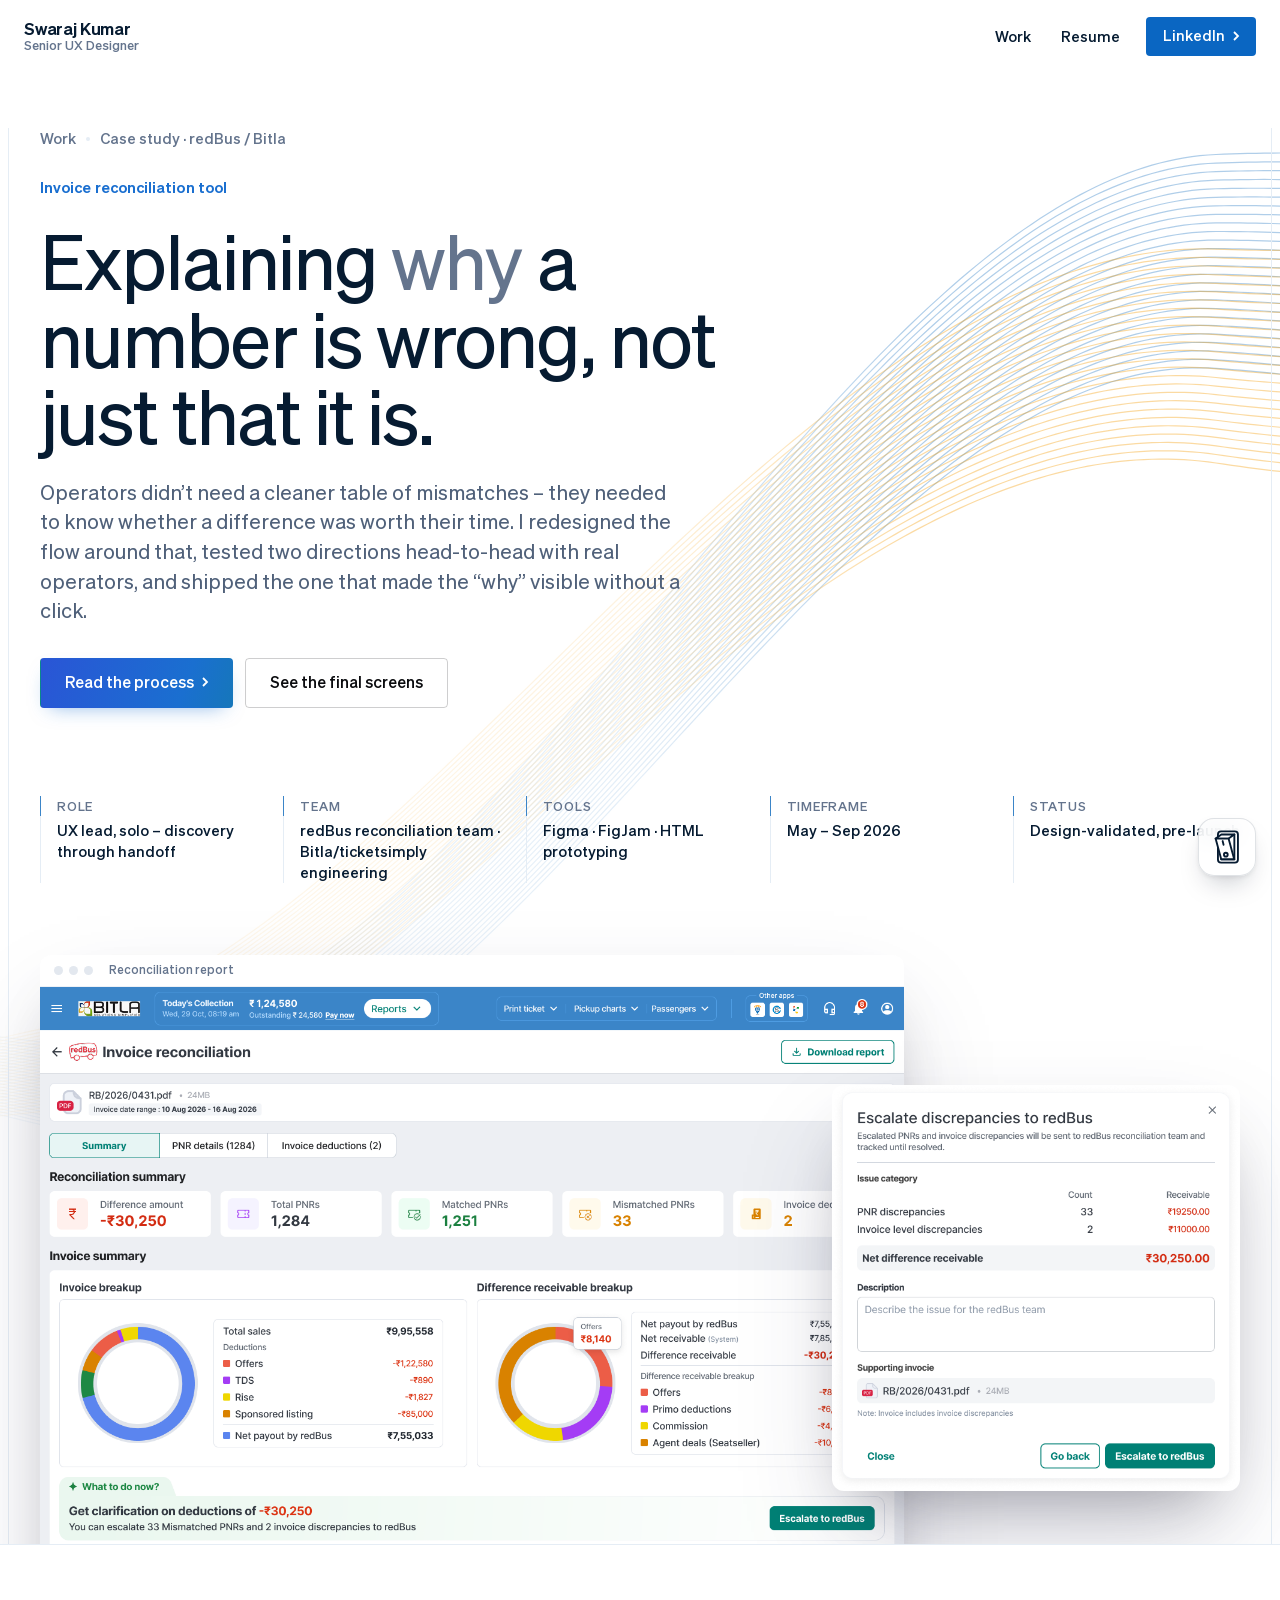
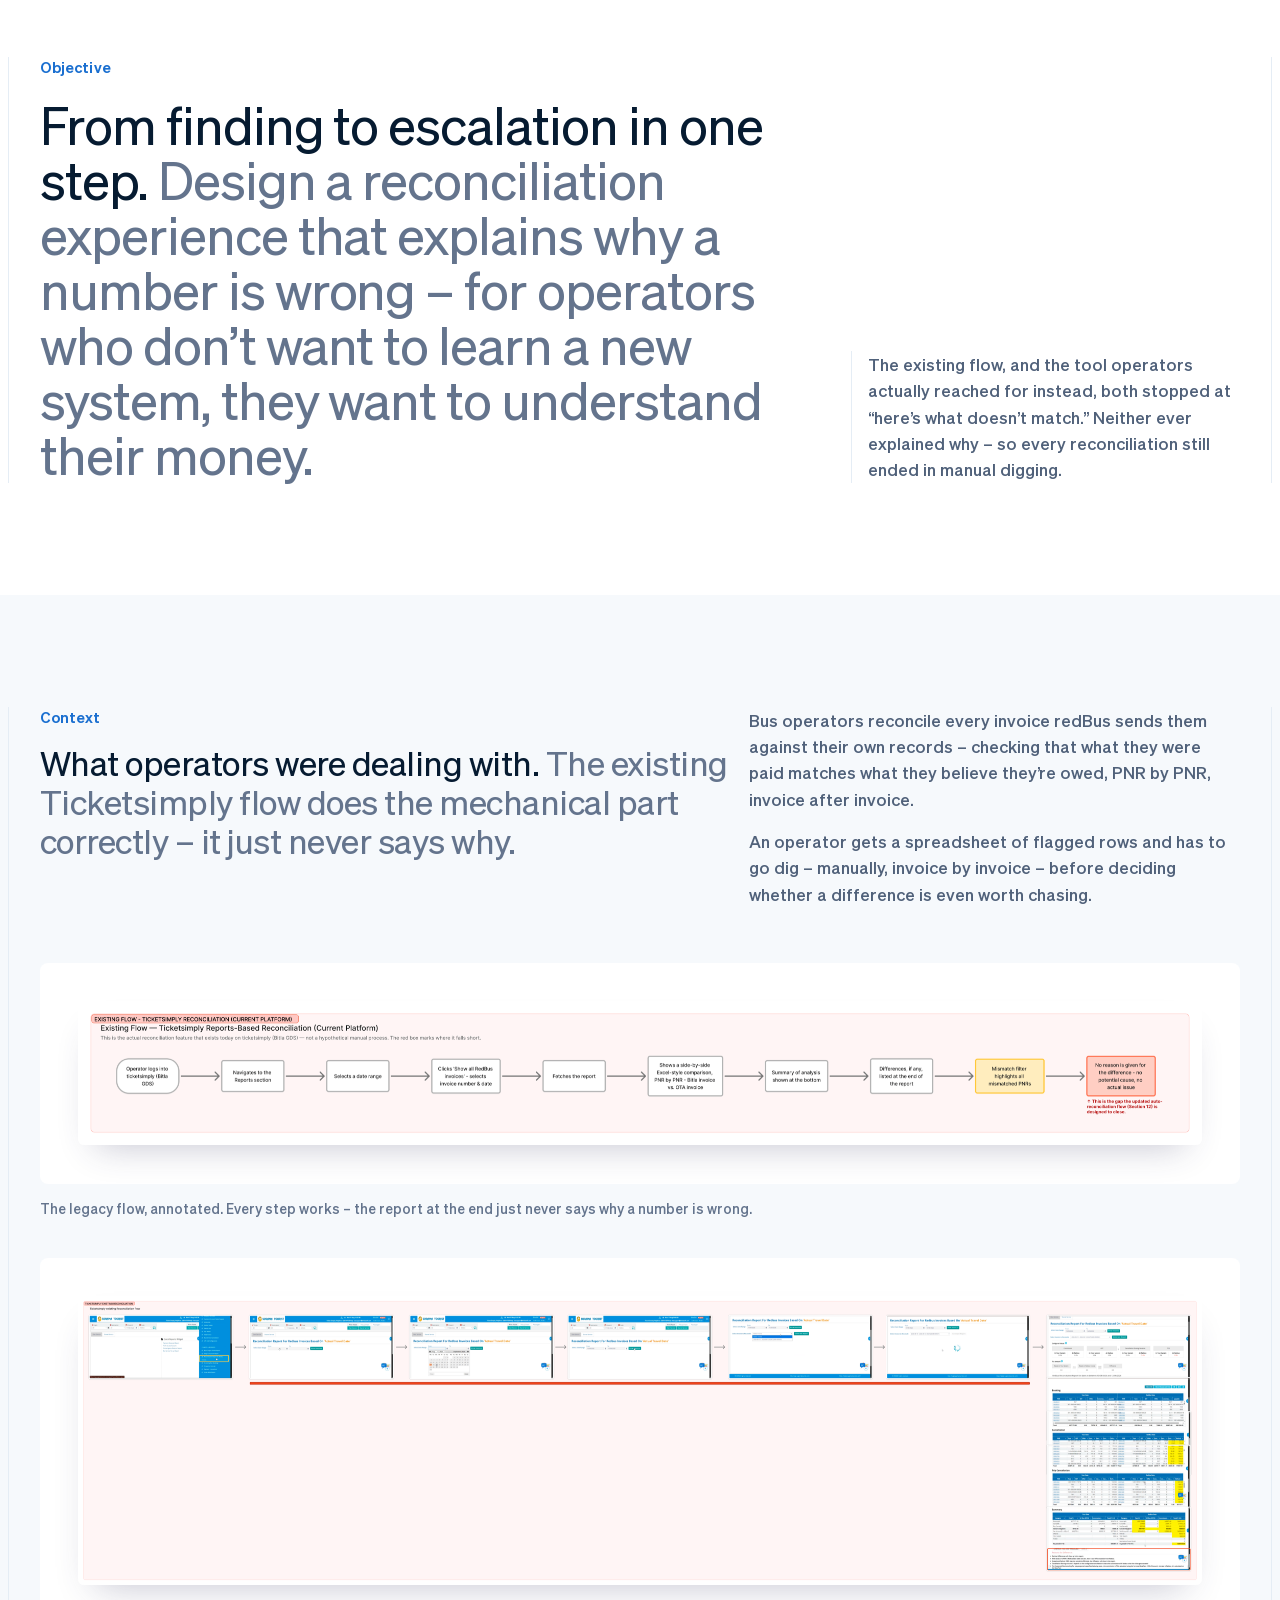
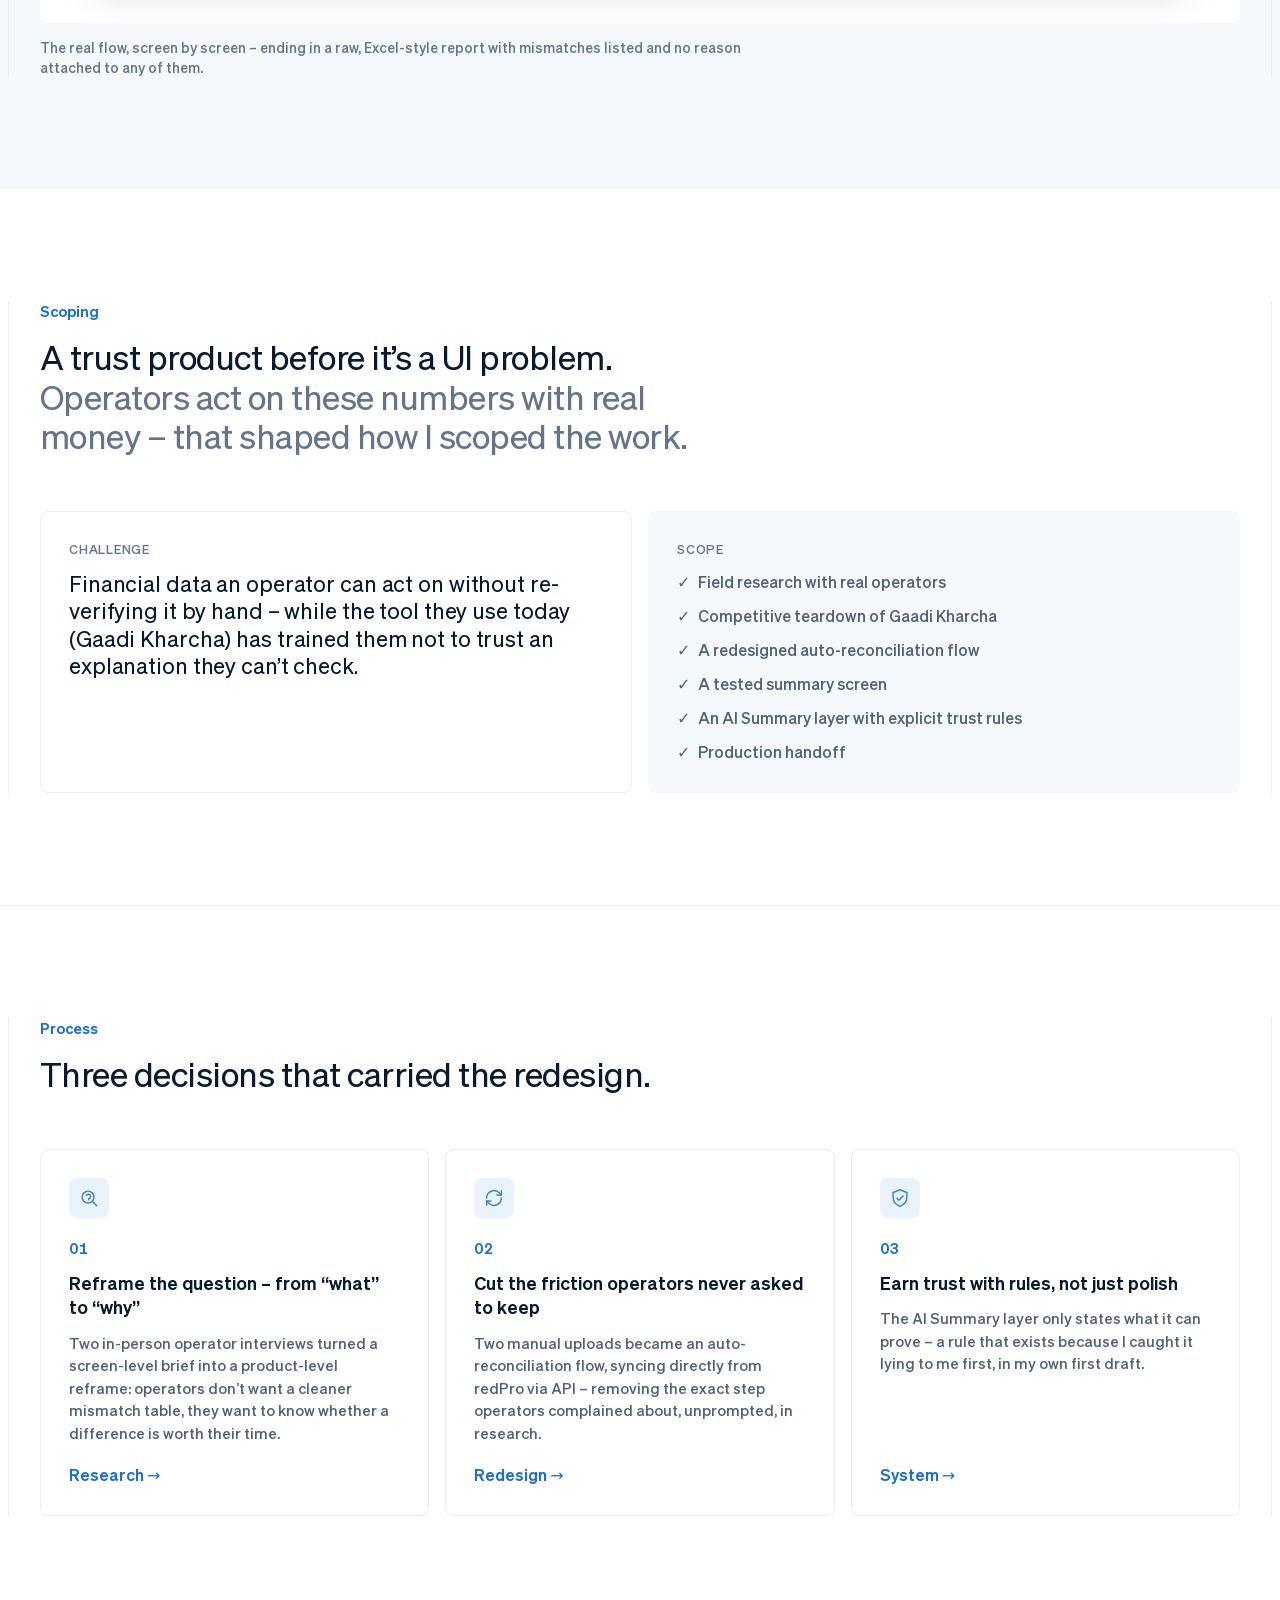
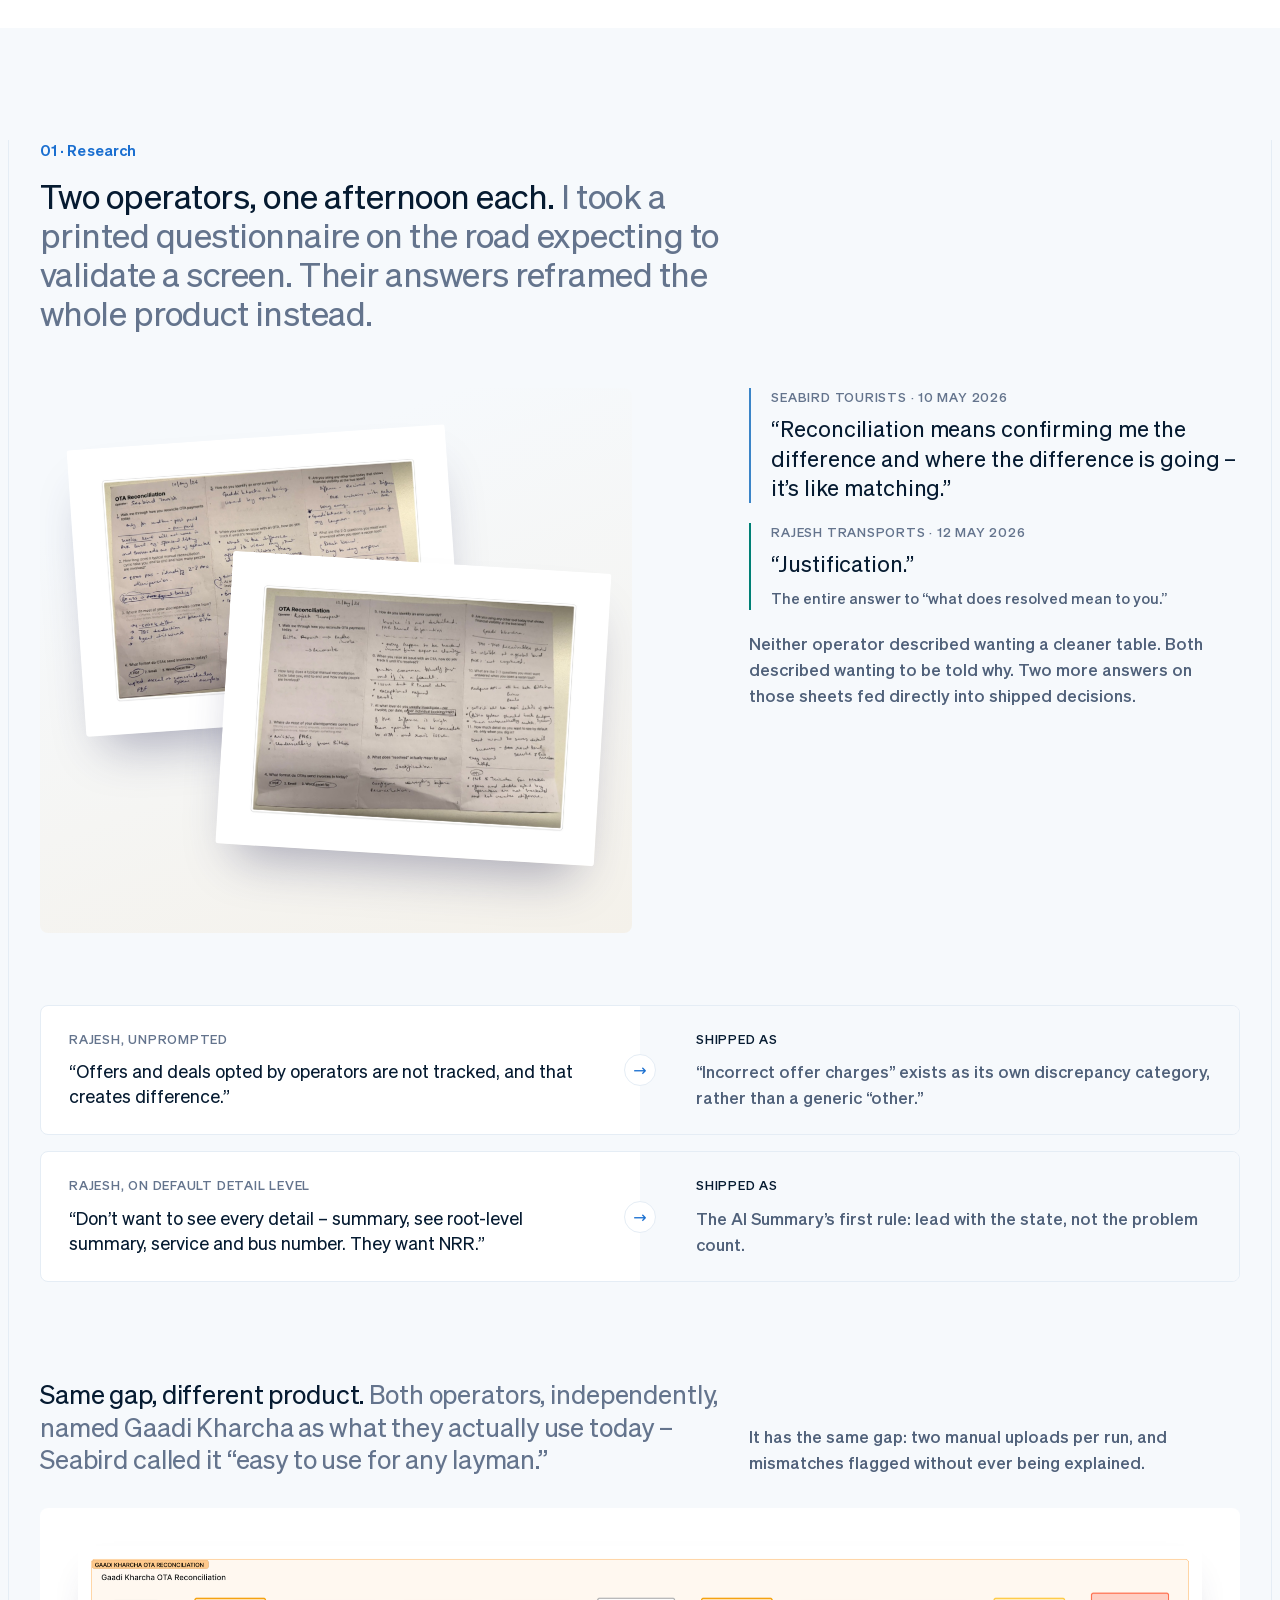
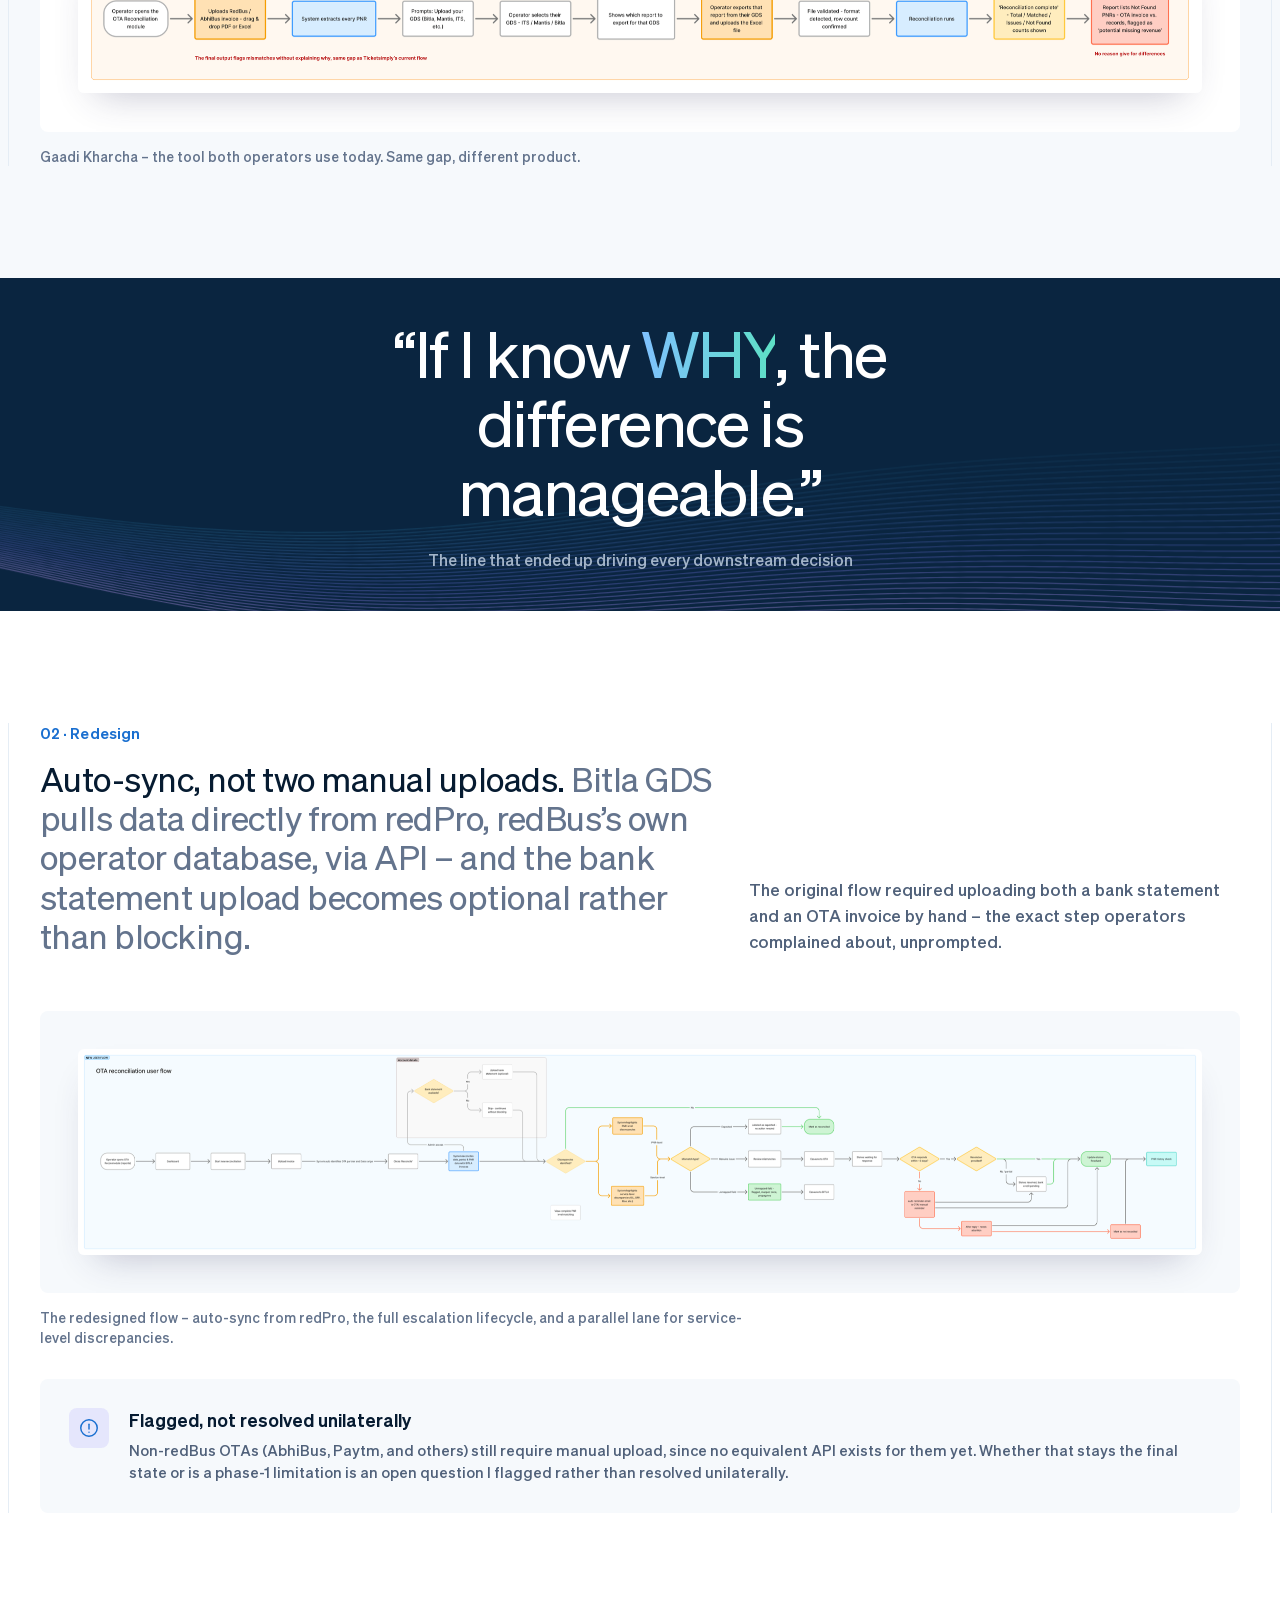
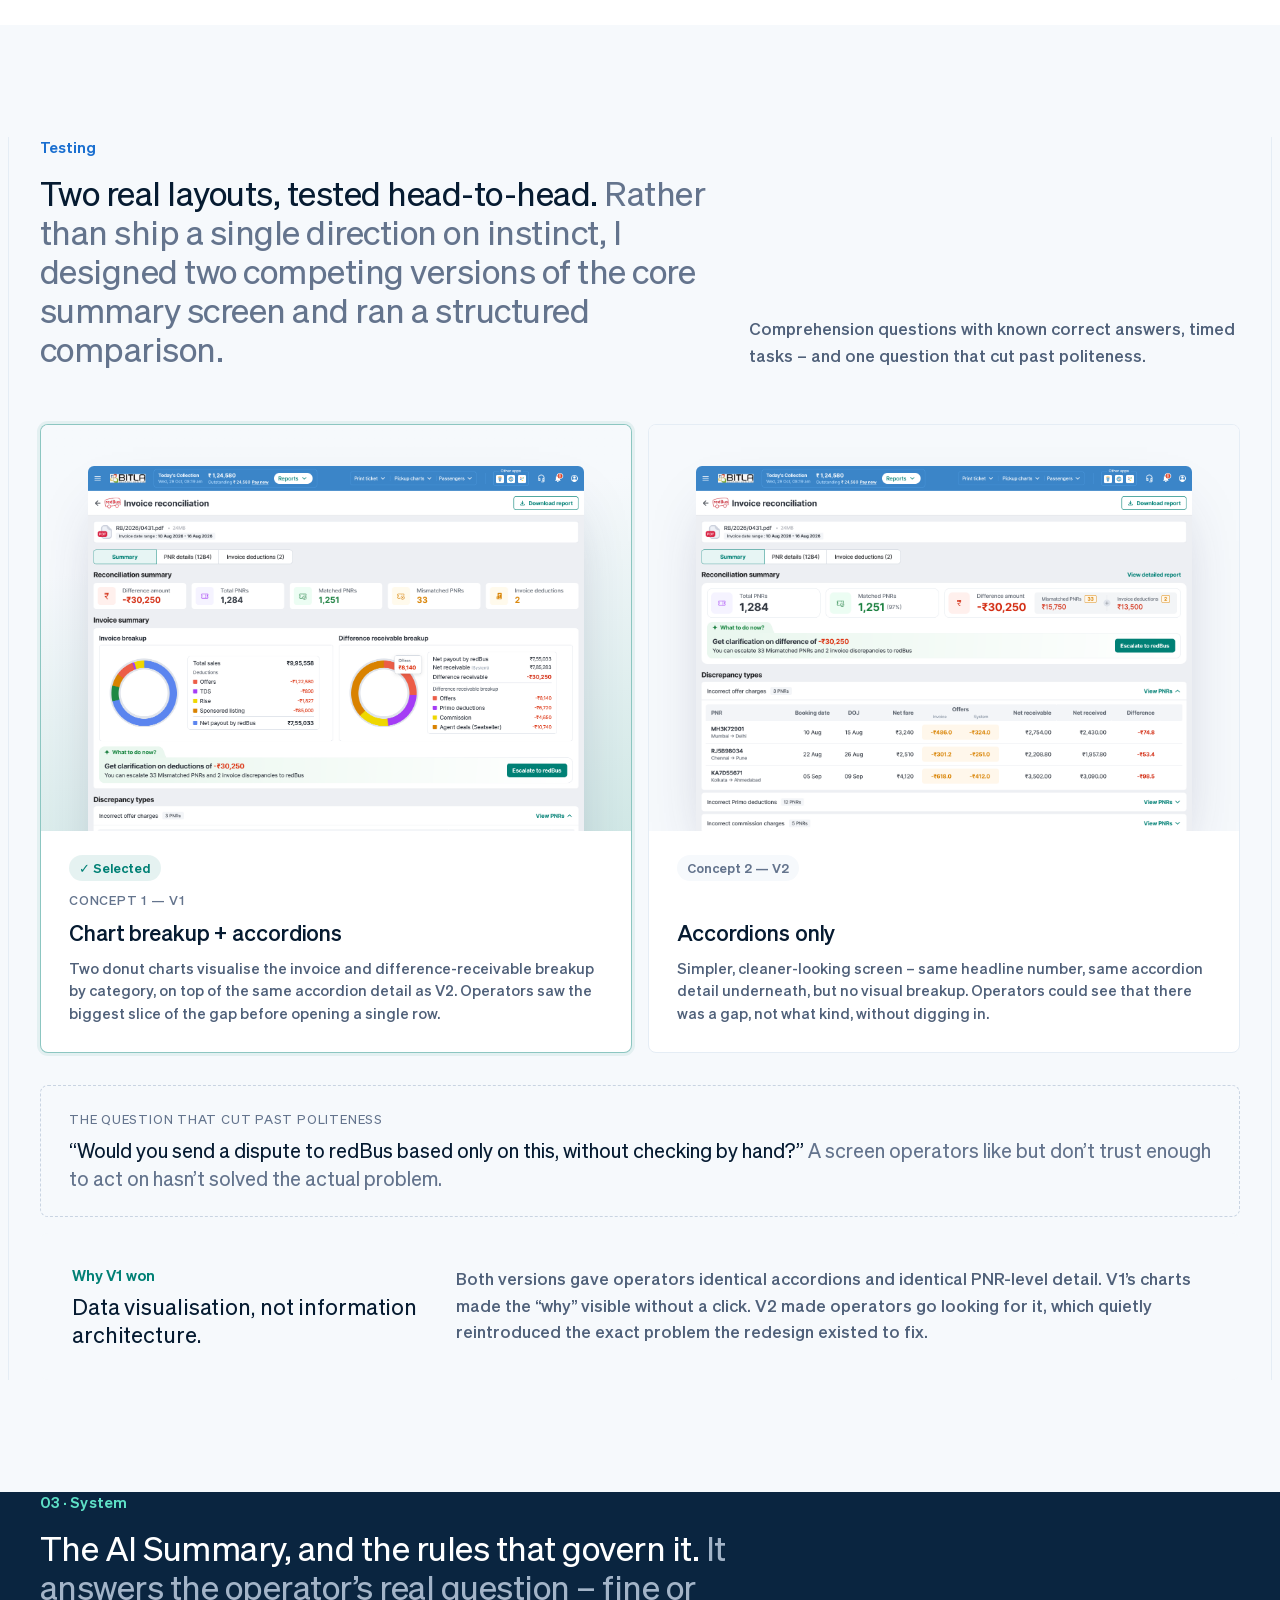
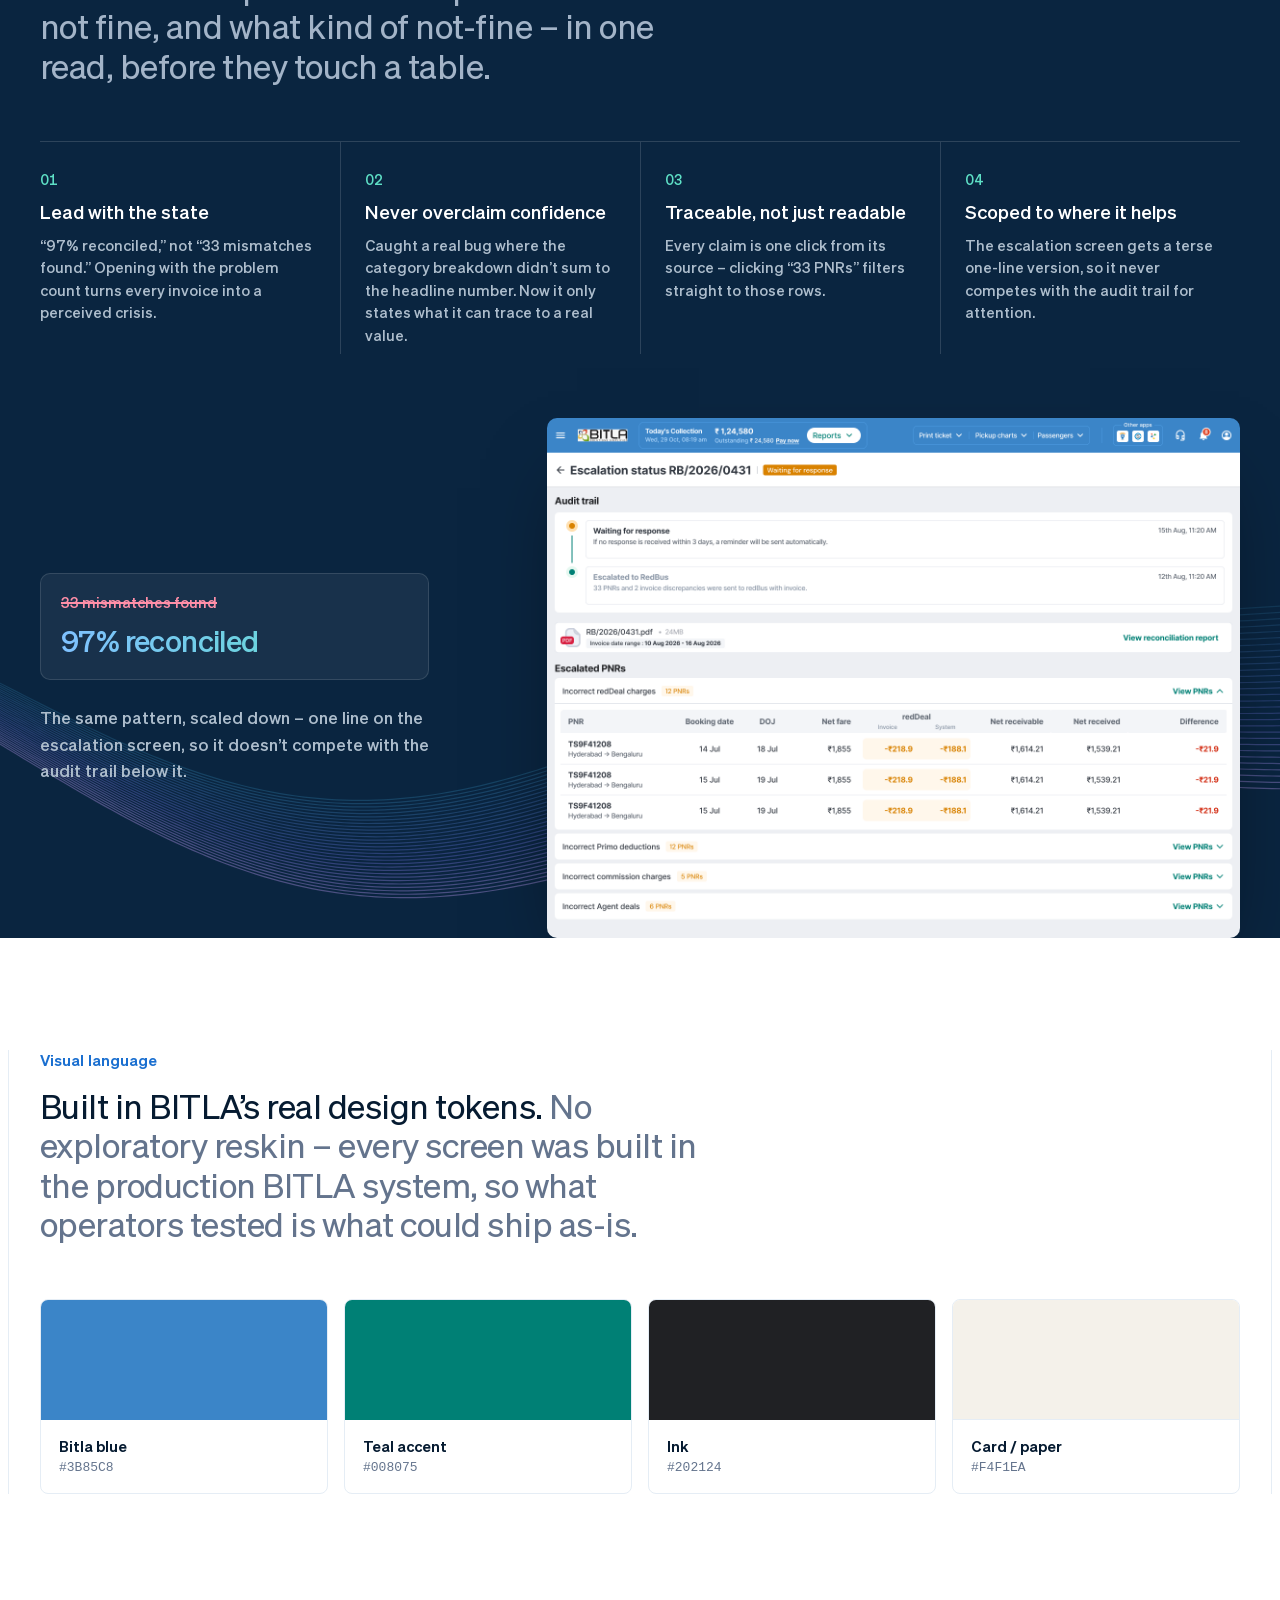
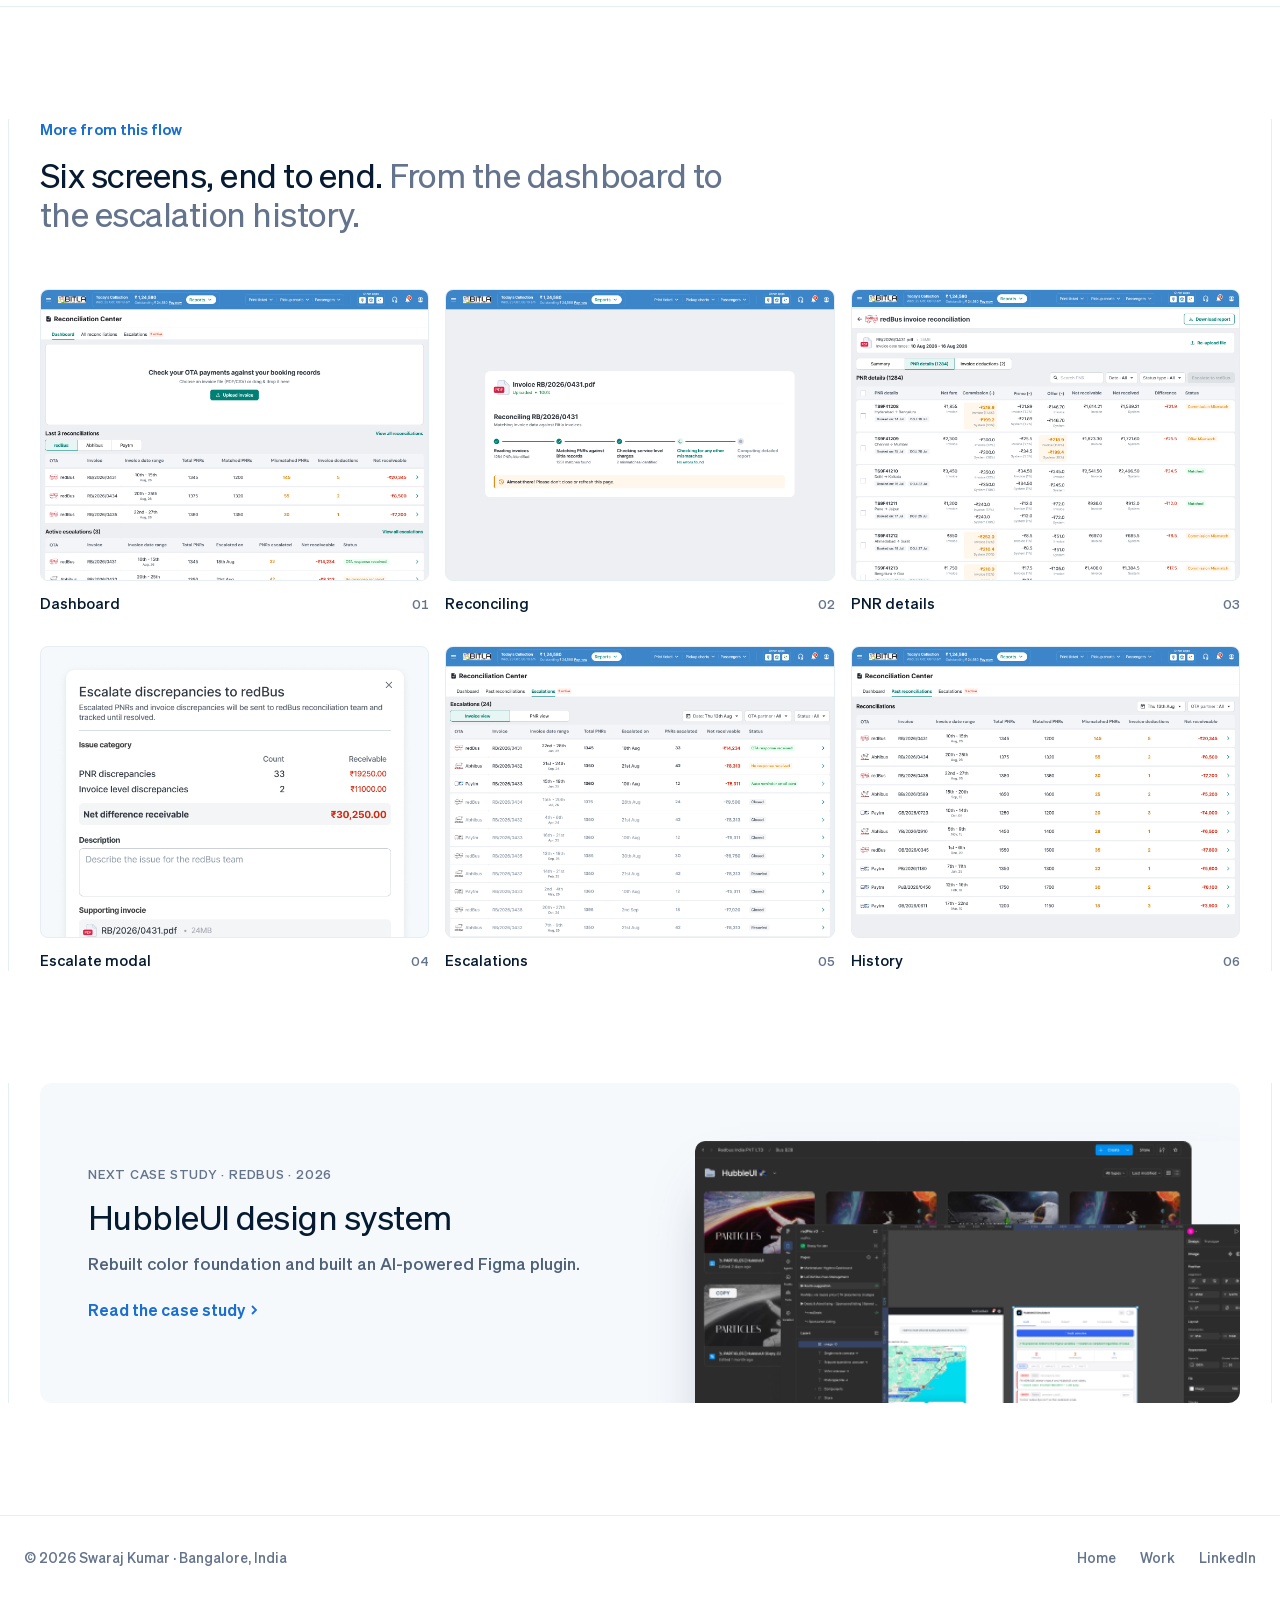
<file: case-studies/invoice-reconciliation.html>
<!DOCTYPE html>
<html lang="en">
<head>
<meta charset="utf-8">
<script>/* theme before first paint: saved choice, else the system setting */(()=>{let t;try{t=localStorage.getItem('theme')}catch(e){}if(t!=='dark'&&t!=='light')t=matchMedia('(prefers-color-scheme: dark)').matches?'dark':'light';document.documentElement.dataset.theme=t})()</script>
<meta name="viewport" content="width=device-width, initial-scale=1">
<link rel="icon" href="../assets/favicon.svg" type="image/svg+xml">
<link rel="icon" href="../assets/favicon-32.png" sizes="32x32" type="image/png">
<link rel="icon" href="../assets/favicon-16.png" sizes="16x16" type="image/png">
<link rel="apple-touch-icon" href="../assets/apple-touch-icon.png">
<meta name="theme-color" content="#ffffff" media="(prefers-color-scheme: light)">
<meta name="theme-color" content="#0b0c0f" media="(prefers-color-scheme: dark)">
<title>Invoice reconciliation tool — Swaraj Kumar</title>
<meta name="description" content="Case study: redesigning invoice reconciliation for bus operators at redBus and Bitla — from field research to a tested, trust-first AI Summary.">
<link rel="preload" href="../assets/sohne-var.woff2" as="font" type="font/woff2" crossorigin>
<link rel="stylesheet" href="case.css">
<style>:root{--p1:#3b85c8;--p2:#008075;--p1-light:#7fc1ff;--p2-light:#5ee0c6}</style>
</head>
<body>
<script>document.documentElement.classList.add('js')</script>

<header class="nav" id="nav">
  <div class="wrap" style="padding:0">
    <div class="nav__row">
      <a class="nav__brand" href="../#work"><b>Swaraj Kumar</b><span>Senior UX Designer</span></a>
      <nav class="nav__links" aria-label="Primary">
        <a href="../#work">Work</a>
        <!-- About hidden until the page is ready: <a href="../index.html#about" target="_blank" rel="noopener">About</a> -->
        <a href="../assets/Swaraj-Kumar-Resume.pdf" target="_blank" rel="noopener">Resume</a>
        <a class="btn btn--primary btn--linkedin" href="https://www.linkedin.com/in/swaraj-k/" target="_blank" rel="noopener">LinkedIn<svg class="arrow" viewBox="0 0 6 10" aria-hidden="true"><g><rect class="shaft" x="-8" y="4.1" width="11" height="1.8" fill="currentColor"/><path d="M1 1l4 4-4 4" fill="none" stroke="currentColor" stroke-width="1.8"/></g></svg></a>
      </nav>
    </div>
  </div>
</header>

<main>
<!-- =============================== HERO =============================== -->
<section class="hero ruled" aria-labelledby="title">
  <canvas class="hero__bg" data-scene="ledgers" aria-hidden="true"></canvas>
  <div class="wrap">
    <div class="inner">
      <div class="hero__crumb"><a href="../#work">Work</a><i></i><span class="sub">Case study &middot; redBus / Bitla</span></div>
      <div class="grid">
        <div class="hero__copy">
          <p class="eyebrow">Invoice reconciliation tool</p>
          <h1 class="h-xxl" id="title">Explaining <span class="sub">why</span> a number is wrong, not just that it is.</h1>
          <p class="lede">Operators didn&rsquo;t need a cleaner table of mismatches &ndash; they needed to know whether a difference was worth their time. I redesigned the flow around that, tested two directions head-to-head with real operators, and shipped the one that made the &ldquo;why&rdquo; visible without a click.</p>
          <div class="hero__actions">
            <a class="btn btn--primary" href="#process">Read the process<svg class="arrow" viewBox="0 0 6 10" aria-hidden="true"><g><rect class="shaft" x="-8" y="4.1" width="11" height="1.8" fill="currentColor"/><path d="M1 1l4 4-4 4" fill="none" stroke="currentColor" stroke-width="1.8"/></g></svg></a>
            <a class="btn btn--secondary" href="#screens">See the final screens</a>
          </div>
        </div>
        <dl class="hero__facts">
          <div class="fact"><dt>Role</dt><dd>UX lead, solo &ndash; discovery through handoff</dd></div>
          <div class="fact"><dt>Team</dt><dd>redBus reconciliation team &middot; Bitla/ticketsimply engineering</dd></div>
          <div class="fact"><dt>Tools</dt><dd>Figma &middot; FigJam &middot; HTML prototyping</dd></div>
          <div class="fact"><dt>Timeframe</dt><dd>May &ndash; Sep 2026</dd></div>
          <div class="fact"><dt>Status</dt><dd>Design-validated, pre-launch</dd></div>
        </dl>
      </div>
      <div class="hero__stage">
        <div class="frame hero__main reveal">
          <div class="frame__bar"><i></i><i></i><i></i><span>Reconciliation report</span></div>
          <img src="../work/reconciliation-report.png" alt="Reconciliation summary: a ₹30,250 difference, 33 mismatched PNRs, broken down by two donut charts above accordions of discrepancy categories" width="1440" height="1521">
        </div>
        <div class="frame hero__side reveal" style="--d:150ms">
          <img src="../work/ota/escalate-modal.png" alt="Escalate discrepancies to redBus dialog, pre-filled with both sides of the difference" width="650" height="648">
        </div>
      </div>
    </div>
  </div>
</section>

<!-- ============================= OBJECTIVE ============================ -->
<section class="sec ruled" id="objective" style="border-top:1px solid var(--rule)">
  <div class="wrap"><div class="inner">
    <div class="objective">
      <div class="objective__q reveal">
        <p class="eyebrow" style="margin-bottom:20px">Objective</p>
        <h2 class="h-xl">From finding to escalation in one step. <span class="sub">Design a reconciliation experience that explains why a number is wrong &ndash; for operators who don&rsquo;t want to learn a new system, they want to understand their money.</span></h2>
      </div>
      <p class="objective__note text reveal" style="--d:120ms">The existing flow, and the tool operators actually reached for instead, both stopped at &ldquo;here&rsquo;s what doesn&rsquo;t match.&rdquo; Neither ever explained why &ndash; so every reconciliation still ended in manual digging.</p>
    </div>
  </div></div>
</section>

<!-- ============================== CONTEXT ============================= -->
<section class="sec ruled" id="context" style="background:var(--wash)">
  <div class="wrap"><div class="inner">
    <div class="head">
      <div class="head__l reveal">
        <p class="eyebrow">Context</p>
        <h2 class="h-lg">What operators were dealing with. <span class="sub">The existing Ticketsimply flow does the mechanical part correctly &ndash; it just never says why.</span></h2>
      </div>
      <div class="head__r reveal" style="--d:120ms">
        <p class="text">Bus operators reconcile every invoice redBus sends them against their own records &ndash; checking that what they were paid matches what they believe they&rsquo;re owed, PNR by PNR, invoice after invoice.</p>
        <p class="text">An operator gets a spreadsheet of flagged rows and has to go dig &ndash; manually, invoice by invoice &ndash; before deciding whether a difference is even worth chasing.</p>
      </div>
    </div>
    <div class="stack">
      <figure class="fig reveal">
        <div class="fig__panel fig__panel--scroll" style="background:#fff"><img src="../work/ota/existing-flow.png" alt="Existing Ticketsimply reconciliation flow, annotated" width="2200" height="282" loading="lazy"></div>
        <figcaption>The legacy flow, annotated. Every step works &ndash; the report at the end just never says why a number is wrong.</figcaption>
      </figure>
      <figure class="fig reveal">
        <div class="fig__panel fig__panel--scroll" style="background:#fff"><img src="../work/ota/legacy-screens.png" alt="Real screenshots of the legacy flow, ending in an unexplained Excel-style report" width="2200" height="566" loading="lazy"></div>
        <figcaption>The real flow, screen by screen &ndash; ending in a raw, Excel-style report with mismatches listed and no reason attached to any of them.</figcaption>
      </figure>
    </div>
  </div></div>
</section>

<!-- ============================== SCOPING ============================= -->
<section class="sec ruled" id="scope">
  <div class="wrap"><div class="inner">
    <div class="head">
      <div class="head__l reveal">
        <p class="eyebrow">Scoping</p>
        <h2 class="h-lg">A trust product before it&rsquo;s a UI problem. <span class="sub">Operators act on these numbers with real money &ndash; that shaped how I scoped the work.</span></h2>
      </div>
    </div>
    <div class="cards-2">
      <article class="card reveal">
        <p class="card__label">Challenge</p>
        <p class="h-md" style="font-weight:300">Financial data an operator can act on without re-verifying it by hand &ndash; while the tool they use today (Gaadi Kharcha) has trained them not to trust an explanation they can&rsquo;t check.</p>
      </article>
      <article class="card card--wash reveal" style="--d:100ms">
        <p class="card__label">Scope</p>
        <ul class="text-sm" style="display:flex;flex-direction:column;gap:10px;font-size:16px">
          <li>&#10003;&ensp;Field research with real operators</li>
          <li>&#10003;&ensp;Competitive teardown of Gaadi Kharcha</li>
          <li>&#10003;&ensp;A redesigned auto-reconciliation flow</li>
          <li>&#10003;&ensp;A tested summary screen</li>
          <li>&#10003;&ensp;An AI Summary layer with explicit trust rules</li>
          <li>&#10003;&ensp;Production handoff</li>
        </ul>
      </article>
    </div>
  </div></div>
</section>

<!-- ============================== PROCESS ============================= -->
<section class="sec ruled" id="process" style="border-top:1px solid var(--rule)">
  <div class="wrap"><div class="inner">
    <div class="head">
      <div class="head__l reveal">
        <p class="eyebrow">Process</p>
        <h2 class="h-lg">Three decisions that carried the redesign.</h2>
      </div>
    </div>
    <div class="cards-3">
      <article class="card reveal">
        <div class="icon"><svg viewBox="0 0 24 24"><circle cx="11" cy="11" r="6.5"/><path d="M16 16l4.5 4.5"/><path d="M9.2 9.2a2.4 2.4 0 1 1 2.6 3.4V14"/></svg></div>
        <p class="card__num">01</p>
        <h3 class="h-sm">Reframe the question &ndash; from &ldquo;what&rdquo; to &ldquo;why&rdquo;</h3>
        <p class="text-sm">Two in-person operator interviews turned a screen-level brief into a product-level reframe: operators don&rsquo;t want a cleaner mismatch table, they want to know whether a difference is worth their time.</p>
        <a class="link" href="#research" style="margin-top:auto;padding-top:8px">Research &rarr;</a>
      </article>
      <article class="card reveal" style="--d:100ms">
        <div class="icon"><svg viewBox="0 0 24 24"><path d="M4 12a8 8 0 0 1 13.6-5.7L20 8.7"/><path d="M20 4v4.7h-4.7"/><path d="M20 12a8 8 0 0 1-13.6 5.7L4 15.3"/><path d="M4 20v-4.7h4.7"/></svg></div>
        <p class="card__num">02</p>
        <h3 class="h-sm">Cut the friction operators never asked to keep</h3>
        <p class="text-sm">Two manual uploads became an auto-reconciliation flow, syncing directly from redPro via API &ndash; removing the exact step operators complained about, unprompted, in research.</p>
        <a class="link" href="#redesign" style="margin-top:auto;padding-top:8px">Redesign &rarr;</a>
      </article>
      <article class="card reveal" style="--d:200ms">
        <div class="icon"><svg viewBox="0 0 24 24"><path d="M12 3l7.5 3v5.5c0 4.6-3.2 8.1-7.5 9.5-4.3-1.4-7.5-4.9-7.5-9.5V6z"/><path d="M8.6 12.2l2.3 2.3 4.5-4.7"/></svg></div>
        <p class="card__num">03</p>
        <h3 class="h-sm">Earn trust with rules, not just polish</h3>
        <p class="text-sm">The AI Summary layer only states what it can prove &ndash; a rule that exists because I caught it lying to me first, in my own first draft.</p>
        <a class="link" href="#system" style="margin-top:auto;padding-top:8px">System &rarr;</a>
      </article>
    </div>
  </div></div>
</section>

<!-- ============================== RESEARCH ============================ -->
<section class="sec ruled" id="research" style="background:var(--wash)">
  <div class="wrap"><div class="inner">
    <div class="head">
      <div class="head__l reveal">
        <p class="eyebrow">01 &middot; Research</p>
        <h2 class="h-lg">Two operators, one afternoon each. <span class="sub">I took a printed questionnaire on the road expecting to validate a screen. Their answers reframed the whole product instead.</span></h2>
      </div>
    </div>
    <div class="research">
      <div class="research__sheets reveal">
        <img class="sheet sheet--a" src="../work/ota/seabird.jpg" alt="Handwritten interview sheet, Seabird Tourists" loading="lazy">
        <img class="sheet sheet--b" src="../work/ota/rajesh.jpg" alt="Handwritten interview sheet, Rajesh Transports" loading="lazy">
      </div>
      <div class="research__quotes">
        <figure class="quote reveal" style="--d:100ms">
          <figcaption class="quote__who">Seabird Tourists &middot; 10 May 2026</figcaption>
          <blockquote>&ldquo;Reconciliation means confirming me the difference and where the difference is going &ndash; it&rsquo;s like matching.&rdquo;</blockquote>
        </figure>
        <figure class="quote quote--teal reveal" style="--d:200ms">
          <figcaption class="quote__who">Rajesh Transports &middot; 12 May 2026</figcaption>
          <blockquote>&ldquo;Justification.&rdquo;</blockquote>
          <p class="text-sm" style="margin-top:8px">The entire answer to &ldquo;what does resolved mean to you.&rdquo;</p>
        </figure>
        <p class="text reveal" style="--d:300ms">Neither operator described wanting a cleaner table. Both described wanting to be told why. Two more answers on those sheets fed directly into shipped decisions.</p>
      </div>
    </div>

    <div style="margin-top:72px">
      <div class="trace reveal">
        <div class="trace__cell"><p class="card__label">Rajesh, unprompted</p><blockquote>&ldquo;Offers and deals opted by operators are not tracked, and that creates difference.&rdquo;</blockquote></div>
        <div class="trace__arrow"><span>&rarr;</span></div>
        <div class="trace__cell trace__cell--out"><p class="card__label" style="color:var(--teal)">Shipped as</p><p class="text">&ldquo;Incorrect offer charges&rdquo; exists as its own discrepancy category, rather than a generic &ldquo;other.&rdquo;</p></div>
      </div>
      <div class="trace reveal">
        <div class="trace__cell"><p class="card__label">Rajesh, on default detail level</p><blockquote>&ldquo;Don&rsquo;t want to see every detail &ndash; summary, see root-level summary, service and bus number. They want NRR.&rdquo;</blockquote></div>
        <div class="trace__arrow"><span>&rarr;</span></div>
        <div class="trace__cell trace__cell--out"><p class="card__label" style="color:var(--teal)">Shipped as</p><p class="text">The AI Summary&rsquo;s first rule: lead with the state, not the problem count.</p></div>
      </div>
    </div>

    <div class="head" style="margin:96px 0 32px">
      <div class="head__l reveal">
        <h3 class="h-md" style="font-weight:300;font-size:26px">Same gap, different product. <span class="sub">Both operators, independently, named Gaadi Kharcha as what they actually use today &ndash; Seabird called it &ldquo;easy to use for any layman.&rdquo;</span></h3>
      </div>
      <div class="head__r reveal" style="--d:100ms"><p class="text">It has the same gap: two manual uploads per run, and mismatches flagged without ever being explained.</p></div>
    </div>
    <figure class="fig reveal">
      <div class="fig__panel fig__panel--scroll" style="background:#fff"><img src="../work/ota/gaadi-kharcha.png" alt="Gaadi Kharcha's competing reconciliation flow" width="2200" height="288" loading="lazy"></div>
      <figcaption>Gaadi Kharcha &ndash; the tool both operators use today. Same gap, different product.</figcaption>
    </figure>
  </div></div>
</section>

<!-- ============================ PULL QUOTE ============================ -->
<section class="dark">
  <canvas class="dark__bg" data-scene="aurora" aria-hidden="true"></canvas>
  <div class="wrap"><div class="inner sec">
    <figure class="pull reveal">
      <blockquote>&ldquo;If I know <em>WHY</em>, the difference is manageable.&rdquo;</blockquote>
      <figcaption>The line that ended up driving every downstream decision</figcaption>
    </figure>
  </div></div>
</section>

<!-- ============================== REDESIGN ============================ -->
<section class="sec ruled" id="redesign">
  <div class="wrap"><div class="inner">
    <div class="head">
      <div class="head__l reveal">
        <p class="eyebrow">02 &middot; Redesign</p>
        <h2 class="h-lg">Auto-sync, not two manual uploads. <span class="sub">Bitla GDS pulls data directly from redPro, redBus&rsquo;s own operator database, via API &ndash; and the bank statement upload becomes optional rather than blocking.</span></h2>
      </div>
      <div class="head__r reveal" style="--d:120ms">
        <p class="text">The original flow required uploading both a bank statement and an OTA invoice by hand &ndash; the exact step operators complained about, unprompted.</p>
      </div>
    </div>
    <figure class="fig reveal">
      <div class="fig__panel fig__panel--scroll"><img src="../work/ota/new-flow.png" alt="The redesigned auto-reconciliation user flow" width="2200" height="403" loading="lazy"></div>
      <figcaption>The redesigned flow &ndash; auto-sync from redPro, the full escalation lifecycle, and a parallel lane for service-level discrepancies.</figcaption>
    </figure>
    <aside class="card card--wash reveal" style="margin-top:32px;flex-direction:row;gap:20px;align-items:flex-start">
      <div class="icon" style="flex:none;margin:0;background:rgba(83,58,253,.1)"><svg viewBox="0 0 24 24" style="stroke:var(--brand)"><circle cx="12" cy="12" r="9"/><path d="M12 8v5"/><path d="M12 16.5v.01"/></svg></div>
      <div>
        <p class="h-sm" style="margin-bottom:6px">Flagged, not resolved unilaterally</p>
        <p class="text-sm">Non-redBus OTAs (AbhiBus, Paytm, and others) still require manual upload, since no equivalent API exists for them yet. Whether that stays the final state or is a phase-1 limitation is an open question I flagged rather than resolved unilaterally.</p>
      </div>
    </aside>
  </div></div>
</section>

<!-- ============================== TESTING ============================= -->
<section class="sec ruled" id="testing" style="background:var(--wash)">
  <div class="wrap"><div class="inner">
    <div class="head">
      <div class="head__l reveal">
        <p class="eyebrow">Testing</p>
        <h2 class="h-lg">Two real layouts, tested head-to-head. <span class="sub">Rather than ship a single direction on instinct, I designed two competing versions of the core summary screen and ran a structured comparison.</span></h2>
      </div>
      <div class="head__r reveal" style="--d:120ms">
        <p class="text">Comprehension questions with known correct answers, timed tasks &ndash; and one question that cut past politeness.</p>
      </div>
    </div>
    <div class="versus">
      <article class="version version--win reveal">
        <div class="version__shot"><img src="../work/reconciliation-report.png" alt="V1: donut-chart breakup plus accordions" loading="lazy"></div>
        <div class="version__body">
          <span class="badge">&#10003; Selected</span>
          <p class="card__label">Concept 1 &mdash; V1</p>
          <h3 class="h-md">Chart breakup + accordions</h3>
          <p class="text-sm">Two donut charts visualise the invoice and difference-receivable breakup by category, on top of the same accordion detail as V2. Operators saw the biggest slice of the gap before opening a single row.</p>
        </div>
      </article>
      <article class="version reveal" style="--d:120ms">
        <div class="version__shot"><img src="../work/ota/v2.png" alt="V2: accordions only, no chart breakup" loading="lazy"></div>
        <div class="version__body">
          <span class="badge badge--muted">Concept 2 &mdash; V2</span>
          <p class="card__label">&nbsp;</p>
          <h3 class="h-md">Accordions only</h3>
          <p class="text-sm">Simpler, cleaner-looking screen &ndash; same headline number, same accordion detail underneath, but no visual breakup. Operators could see that there was a gap, not what kind, without digging in.</p>
        </div>
      </article>
    </div>
    <p class="ask reveal"><small>The question that cut past politeness</small>&ldquo;Would you send a dispute to redBus based only on this, without checking by hand?&rdquo; <span class="sub">A screen operators like but don&rsquo;t trust enough to act on hasn&rsquo;t solved the actual problem.</span></p>
    <div class="verdict reveal">
      <div class="verdict__l"><p class="eyebrow eyebrow--teal" style="margin-bottom:8px">Why V1 won</p><p class="h-md" style="font-weight:300">Data visualisation, not information architecture.</p></div>
      <div class="verdict__r"><p class="text">Both versions gave operators identical accordions and identical PNR-level detail. V1&rsquo;s charts made the &ldquo;why&rdquo; visible without a click. V2 made operators go looking for it, which quietly reintroduced the exact problem the redesign existed to fix.</p></div>
    </div>
  </div></div>
</section>

<!-- =============================== SYSTEM ============================= -->
<section class="dark" id="system">
  <canvas class="dark__bg" data-scene="aurora" aria-hidden="true"></canvas>
  <div class="wrap"><div class="inner sec">
    <div class="head" style="position:relative;z-index:1">
      <div class="head__l reveal">
        <p class="eyebrow" style="color:var(--p2-light)">03 &middot; System</p>
        <h2 class="h-lg">The AI Summary, and the rules that govern it. <span class="sub">It answers the operator&rsquo;s real question &ndash; fine or not fine, and what kind of not-fine &ndash; in one read, before they touch a table.</span></h2>
      </div>
    </div>
    <div class="rules">
      <div class="rule reveal"><span class="rule__n">01</span><h3>Lead with the state</h3><p>&ldquo;97% reconciled,&rdquo; not &ldquo;33 mismatches found.&rdquo; Opening with the problem count turns every invoice into a perceived crisis.</p></div>
      <div class="rule reveal" style="--d:80ms"><span class="rule__n">02</span><h3>Never overclaim confidence</h3><p>Caught a real bug where the category breakdown didn&rsquo;t sum to the headline number. Now it only states what it can trace to a real value.</p></div>
      <div class="rule reveal" style="--d:160ms"><span class="rule__n">03</span><h3>Traceable, not just readable</h3><p>Every claim is one click from its source &ndash; clicking &ldquo;33 PNRs&rdquo; filters straight to those rows.</p></div>
      <div class="rule reveal" style="--d:240ms"><span class="rule__n">04</span><h3>Scoped to where it helps</h3><p>The escalation screen gets a terse one-line version, so it never competes with the audit trail for attention.</p></div>
    </div>
    <div class="ai-demo">
      <div class="ai-demo__copy reveal">
        <div class="summary" aria-label="33 mismatches found, restated as 97% reconciled"><s>33 mismatches found</s><b>97% reconciled</b></div>
        <p class="text" style="margin-top:12px">The same pattern, scaled down &ndash; one line on the escalation screen, so it doesn&rsquo;t compete with the audit trail below it.</p>
      </div>
      <figure class="ai-demo__shot reveal" style="--d:120ms"><img src="../work/ota/escalation-status.png" alt="AI Summary applied to the escalation status screen" loading="lazy"></figure>
    </div>
  </div></div>
</section>

<!-- ========================== VISUAL LANGUAGE ========================= -->
<section class="sec ruled" id="tokens">
  <div class="wrap"><div class="inner">
    <div class="head">
      <div class="head__l reveal">
        <p class="eyebrow">Visual language</p>
        <h2 class="h-lg">Built in BITLA&rsquo;s real design tokens. <span class="sub">No exploratory reskin &ndash; every screen was built in the production BITLA system, so what operators tested is what could ship as-is.</span></h2>
      </div>
    </div>
    <div class="cards-4">
      <div class="swatch reveal"><div class="swatch__chip" style="background:#3B85C8"></div><div class="swatch__meta"><b>Bitla blue</b><code>#3B85C8</code></div></div>
      <div class="swatch reveal" style="--d:80ms"><div class="swatch__chip" style="background:#008075"></div><div class="swatch__meta"><b>Teal accent</b><code>#008075</code></div></div>
      <div class="swatch reveal" style="--d:160ms"><div class="swatch__chip" style="background:#202124"></div><div class="swatch__meta"><b>Ink</b><code>#202124</code></div></div>
      <div class="swatch reveal" style="--d:240ms"><div class="swatch__chip" style="background:#F4F1EA;border-bottom:1px solid var(--rule)"></div><div class="swatch__meta"><b>Card / paper</b><code>#F4F1EA</code></div></div>
    </div>
  </div></div>
</section>

<!-- ============================== SCREENS ============================= -->
<section class="sec ruled" id="screens" style="border-top:1px solid var(--rule)">
  <div class="wrap"><div class="inner">
    <div class="head">
      <div class="head__l reveal">
        <p class="eyebrow">More from this flow</p>
        <h2 class="h-lg">Six screens, end to end. <span class="sub">From the dashboard to the escalation history.</span></h2>
      </div>
    </div>
    <div class="gallery">
      <figure class="shot reveal"><div class="shot__img"><img src="../work/ota/dashboard.png" alt="Reconciliation Center dashboard" loading="lazy"></div><figcaption class="shot__cap">Dashboard<span>01</span></figcaption></figure>
      <figure class="shot reveal" style="--d:80ms"><div class="shot__img"><img src="../work/ota/reconciling.png" alt="Reconciling stepper" loading="lazy"></div><figcaption class="shot__cap">Reconciling<span>02</span></figcaption></figure>
      <figure class="shot reveal" style="--d:160ms"><div class="shot__img"><img src="../work/pnr-table.png" alt="PNR details table" loading="lazy"></div><figcaption class="shot__cap">PNR details<span>03</span></figcaption></figure>
      <figure class="shot reveal"><div class="shot__img" style="display:grid;place-items:center"><img src="../work/ota/escalate-modal.png" alt="Escalate to redBus modal" loading="lazy" style="width:auto;height:92%;object-fit:contain;border-radius:8px"></div><figcaption class="shot__cap">Escalate modal<span>04</span></figcaption></figure>
      <figure class="shot reveal" style="--d:80ms"><div class="shot__img"><img src="../work/ota/escalations.png" alt="Escalations list" loading="lazy"></div><figcaption class="shot__cap">Escalations<span>05</span></figcaption></figure>
      <figure class="shot reveal" style="--d:160ms"><div class="shot__img"><img src="../work/ota/history.png" alt="Past reconciliations" loading="lazy"></div><figcaption class="shot__cap">History<span>06</span></figcaption></figure>
    </div>
  </div></div>
</section>

<!-- ================================ NEXT ============================== -->
<section class="sec ruled" style="padding-top:0">
  <div class="wrap"><div class="inner">
    <a class="next reveal" href="hubbleui.html">
      <div class="next__copy">
        <p class="card__label">Next case study &middot; redBus &middot; 2026</p>
        <h2 class="h-lg">HubbleUI design system</h2>
        <p class="text">Rebuilt color foundation and built an AI-powered Figma plugin.</p>
        <span class="link" style="margin-top:8px">Read the case study<svg class="arrow" viewBox="0 0 6 10" aria-hidden="true"><g><rect class="shaft" x="-8" y="4.1" width="11" height="1.8" fill="currentColor"/><path d="M1 1l4 4-4 4" fill="none" stroke="currentColor" stroke-width="1.8"/></g></svg></span>
      </div>
      <div class="next__art"><img src="../work/hubbleui.png" alt="" loading="lazy"></div>
    </a>
  </div></div>
</section>
</main>

<footer class="foot">
  <div class="wrap" style="padding:0"><div class="row">
    <span>&copy; 2026 Swaraj Kumar &middot; Bangalore, India</span>
    <nav aria-label="Footer"><a href="../">Home</a><a href="../#work">Work</a><a href="https://www.linkedin.com/in/swaraj-k/" target="_blank" rel="noopener">LinkedIn</a></nav>
  </div></div>
</footer>

<script src="case.js"></script>
</body>
</html>
</file>
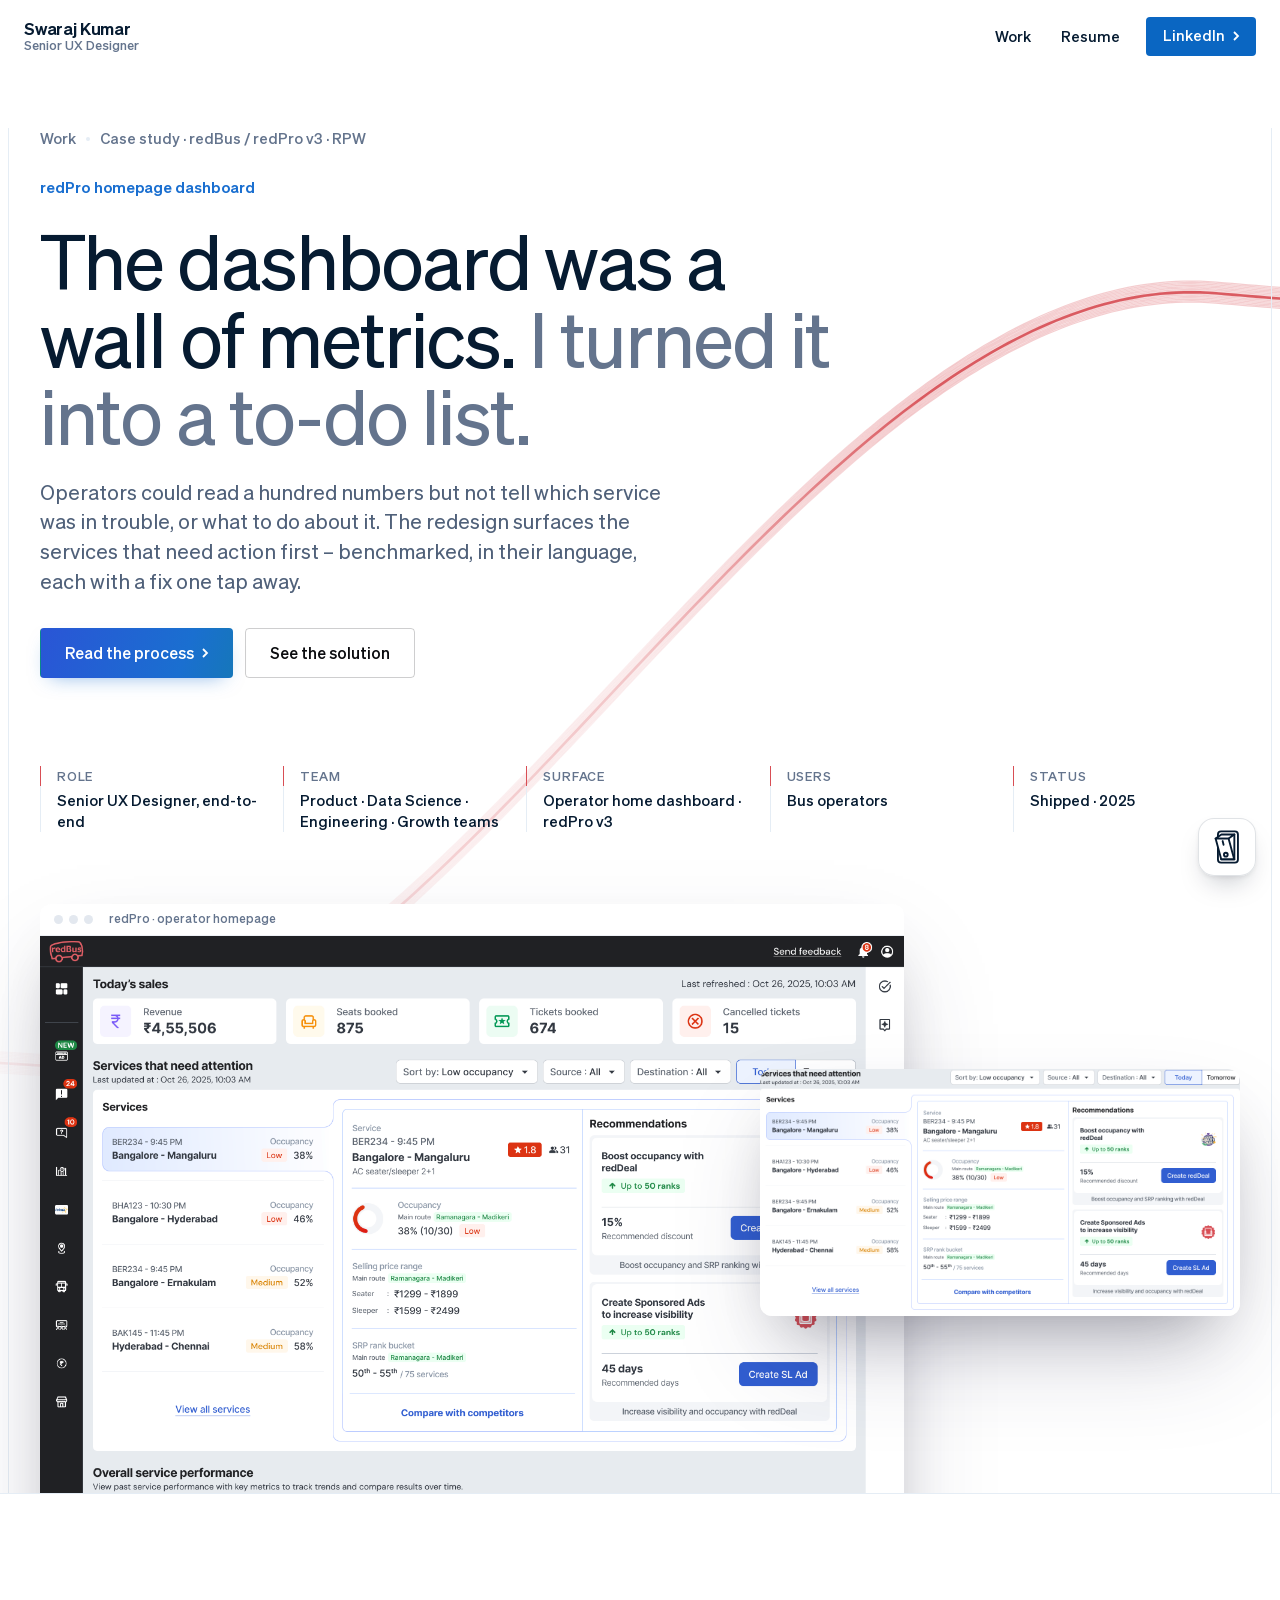
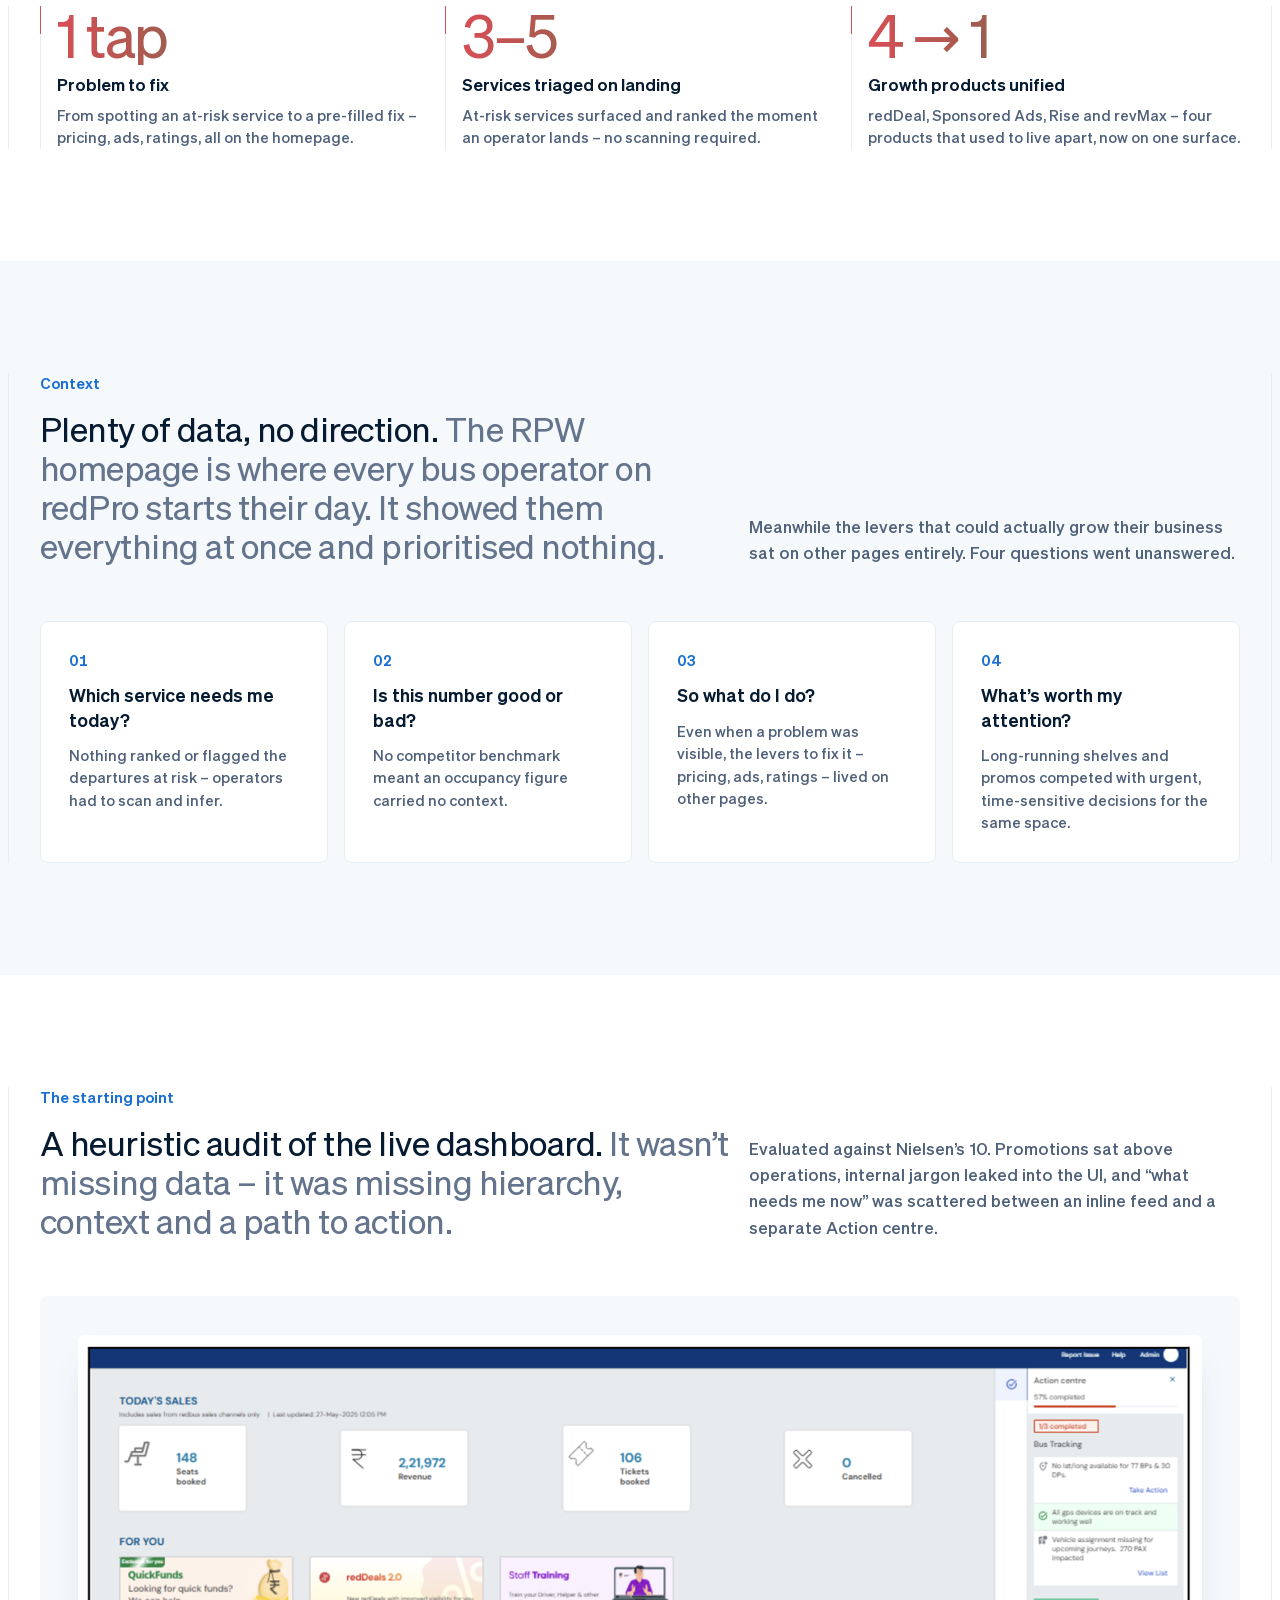
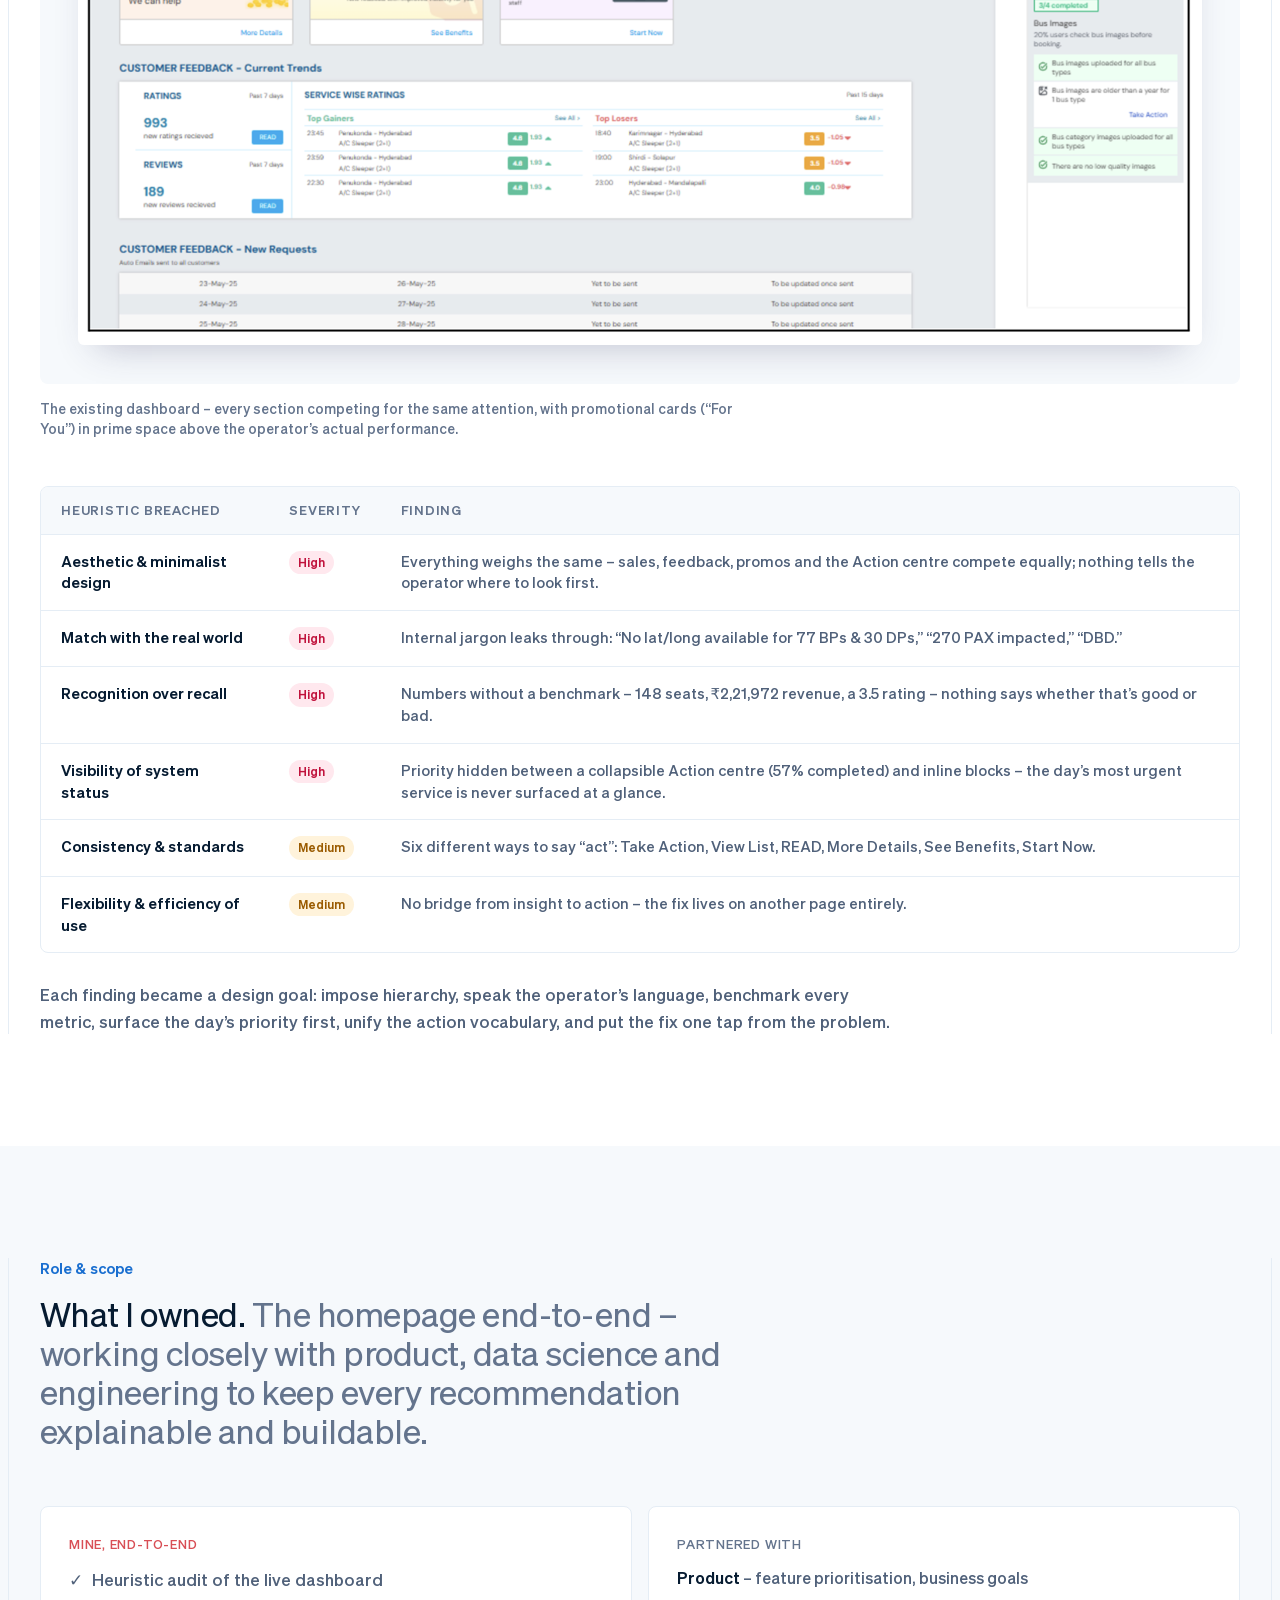
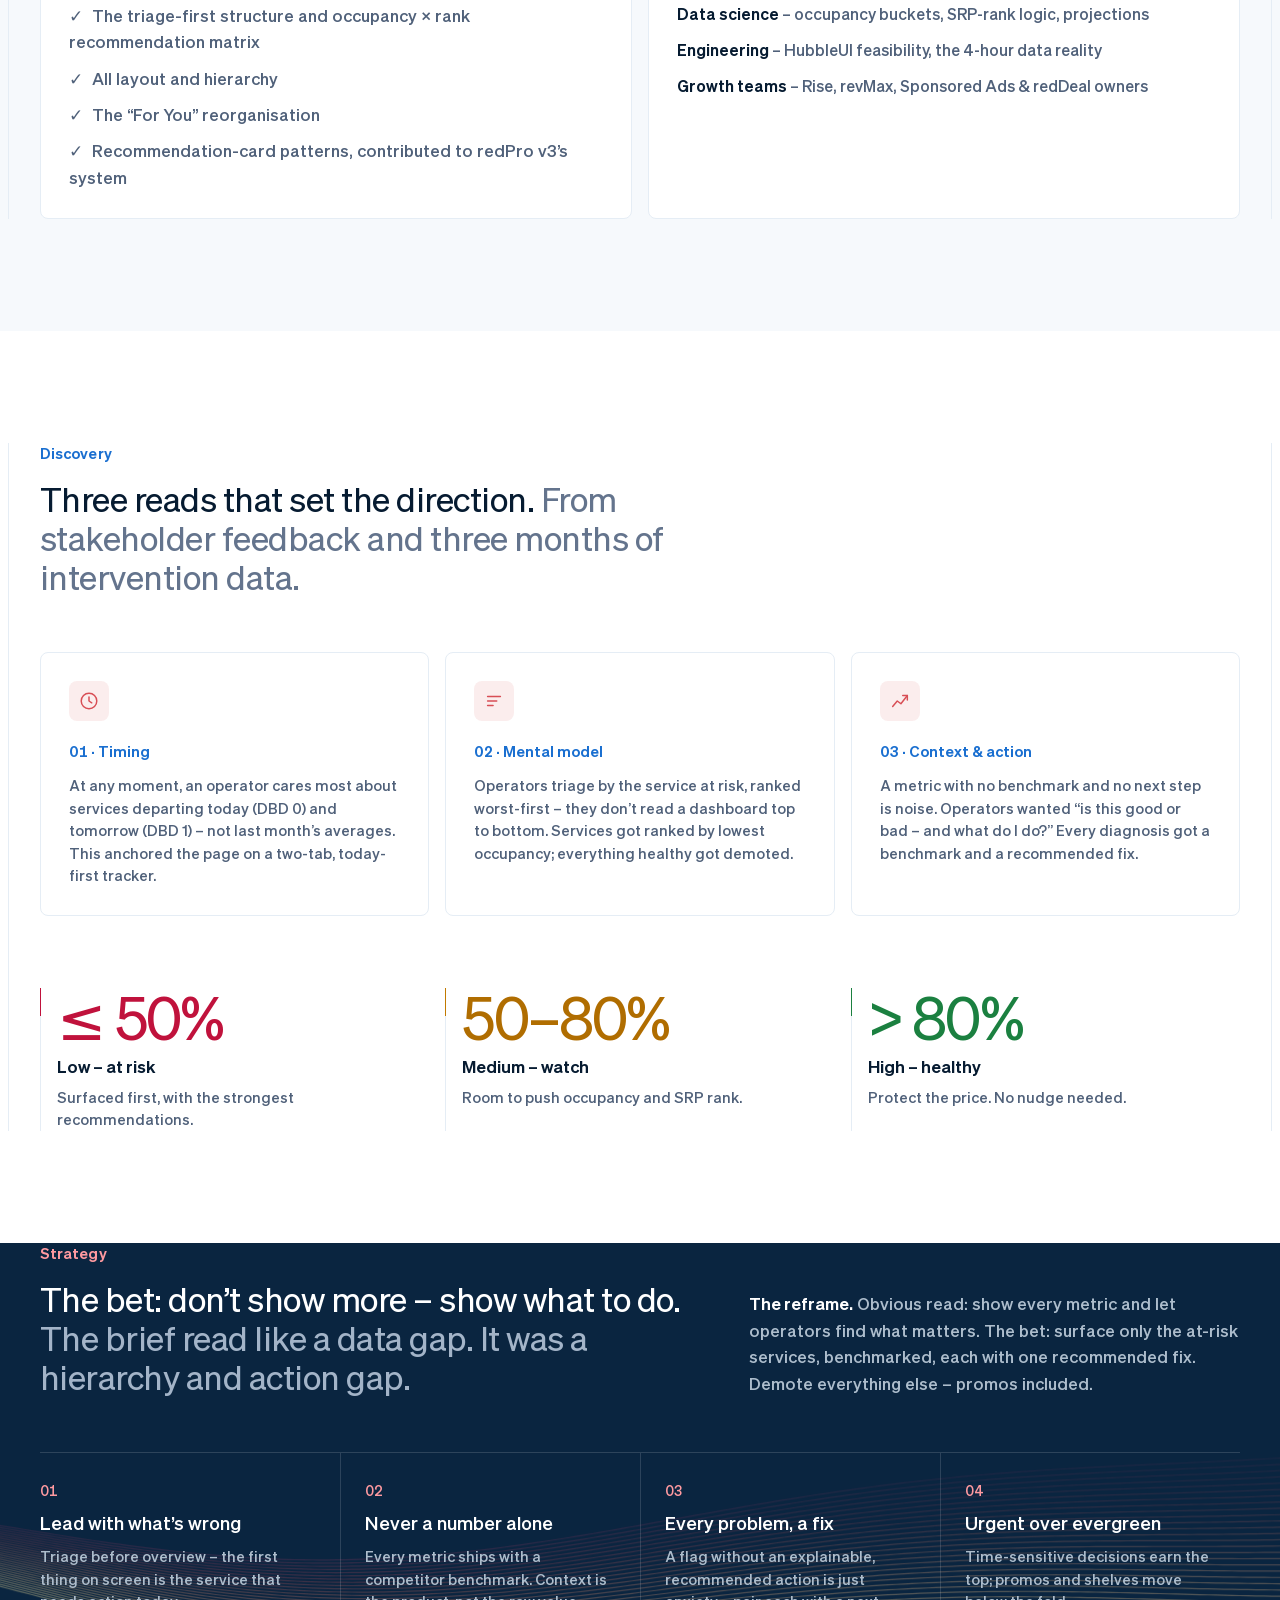
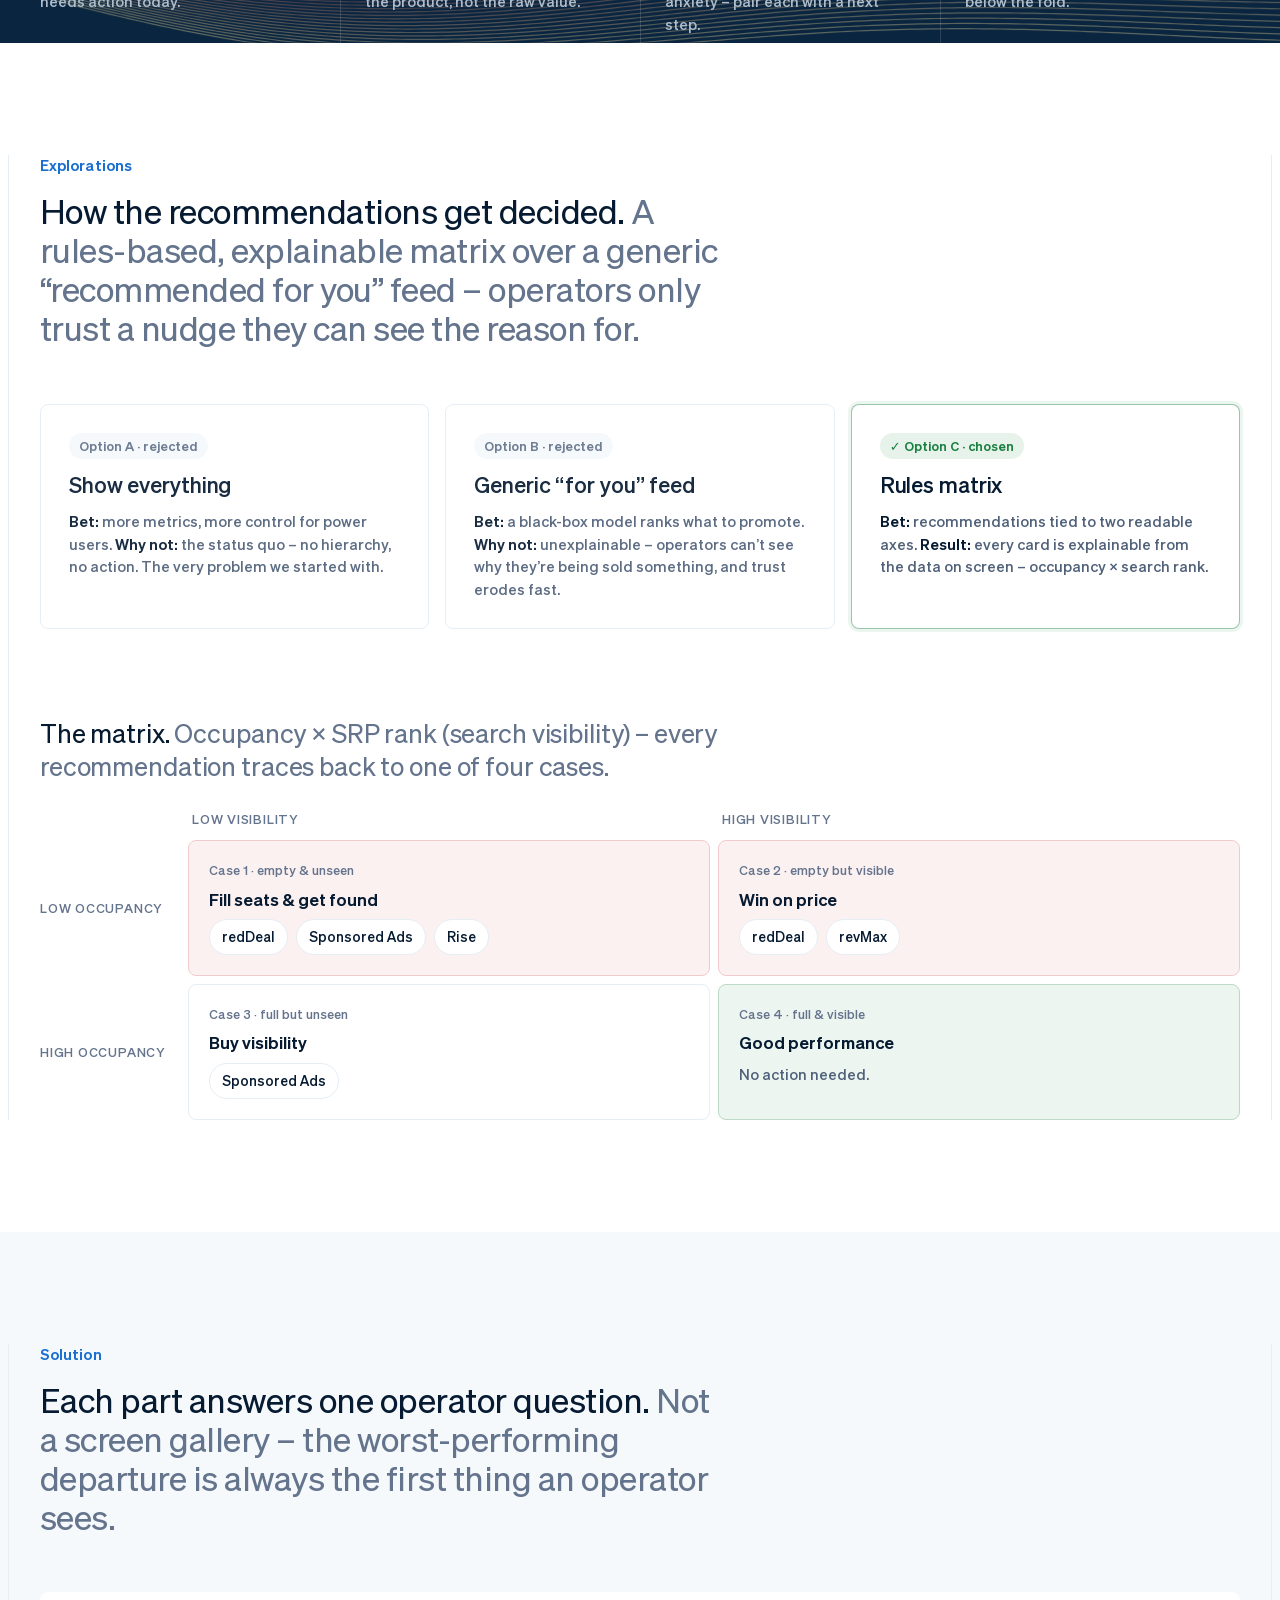
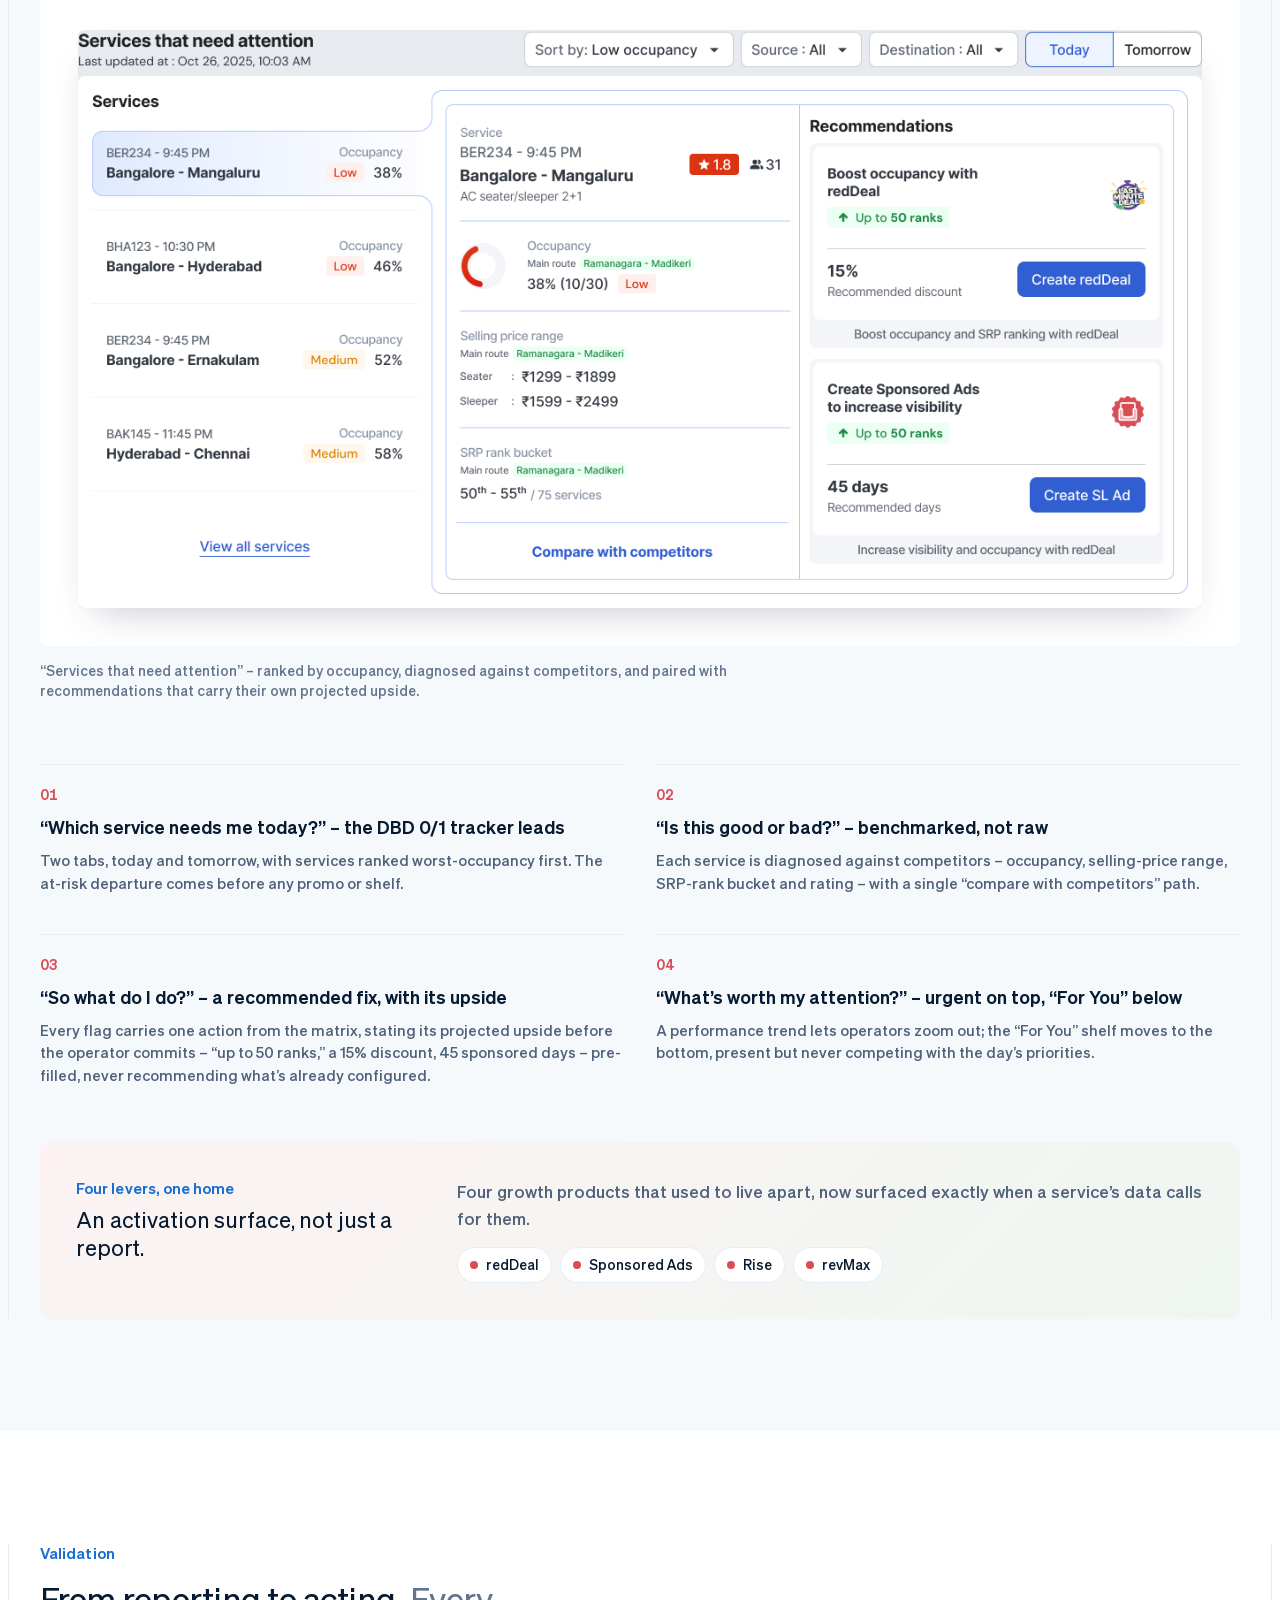
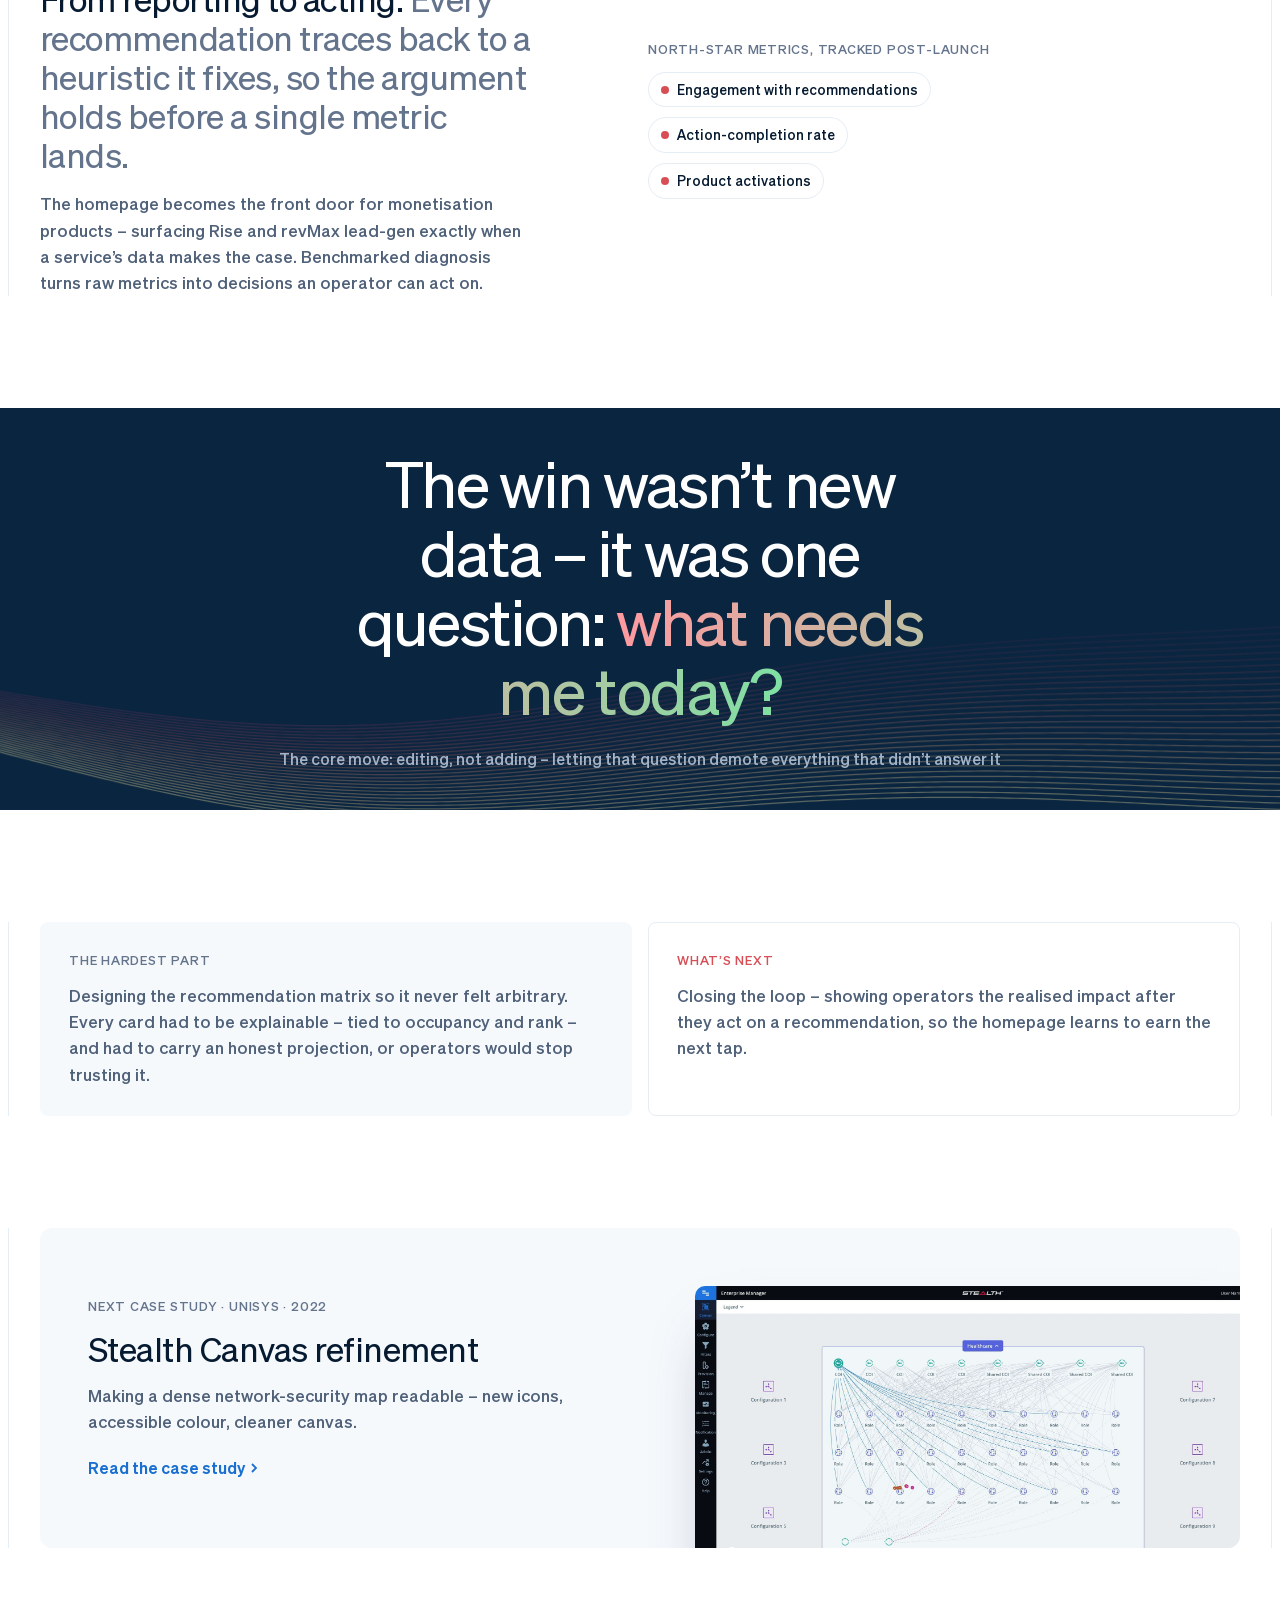
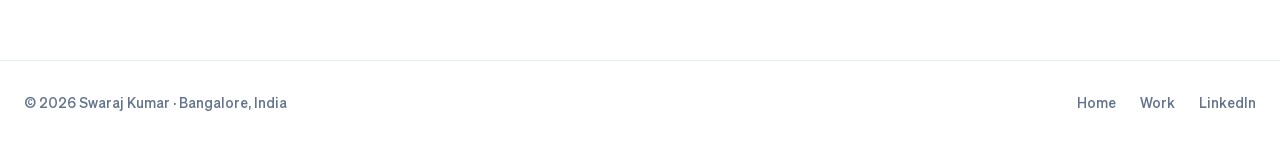
<file: case-studies/redpro-homepage.html>
<!DOCTYPE html>
<html lang="en">
<head>
<meta charset="utf-8">
<script>/* theme before first paint: saved choice, else the system setting */(()=>{let t;try{t=localStorage.getItem('theme')}catch(e){}if(t!=='dark'&&t!=='light')t=matchMedia('(prefers-color-scheme: dark)').matches?'dark':'light';document.documentElement.dataset.theme=t})()</script>
<meta name="viewport" content="width=device-width, initial-scale=1">
<link rel="icon" href="../assets/favicon.svg" type="image/svg+xml">
<link rel="icon" href="../assets/favicon-32.png" sizes="32x32" type="image/png">
<link rel="icon" href="../assets/favicon-16.png" sizes="16x16" type="image/png">
<link rel="apple-touch-icon" href="../assets/apple-touch-icon.png">
<meta name="theme-color" content="#ffffff" media="(prefers-color-scheme: light)">
<meta name="theme-color" content="#0b0c0f" media="(prefers-color-scheme: dark)">
<title>redPro homepage dashboard — Swaraj Kumar</title>
<meta name="description" content="Case study: turning redPro's wall-of-metrics operator dashboard into a triage-first homepage that tells bus operators what to do next.">
<link rel="preload" href="../assets/sohne-var.woff2" as="font" type="font/woff2" crossorigin>
<link rel="stylesheet" href="case.css">
<!-- project colours: redBus red, and a healthy-occupancy green -->
<style>:root{--p1:#d84e55;--p2:#1b8040;--p1-light:#ff9aa0;--p2-light:#7fe0a3;--paper:#fbf1f1}</style>
</head>
<body>
<script>document.documentElement.classList.add('js')</script>

<header class="nav" id="nav">
  <div class="wrap" style="padding:0">
    <div class="nav__row">
      <a class="nav__brand" href="../#work"><b>Swaraj Kumar</b><span>Senior UX Designer</span></a>
      <nav class="nav__links" aria-label="Primary">
        <a href="../#work">Work</a>
        <!-- About hidden until the page is ready: <a href="../index.html#about" target="_blank" rel="noopener">About</a> -->
        <a href="../assets/Swaraj-Kumar-Resume.pdf" target="_blank" rel="noopener">Resume</a>
        <a class="btn btn--primary btn--linkedin" href="https://www.linkedin.com/in/swaraj-k/" target="_blank" rel="noopener">LinkedIn<svg class="arrow" viewBox="0 0 6 10" aria-hidden="true"><g><rect class="shaft" x="-8" y="4.1" width="11" height="1.8" fill="currentColor"/><path d="M1 1l4 4-4 4" fill="none" stroke="currentColor" stroke-width="1.8"/></g></svg></a>
      </nav>
    </div>
  </div>
</header>

<main>
<!-- =============================== HERO =============================== -->
<section class="hero ruled" aria-labelledby="title">
  <canvas class="hero__bg" data-scene="trend" aria-hidden="true"></canvas>
  <div class="wrap"><div class="inner">
    <div class="hero__crumb"><a href="../#work">Work</a><i></i><span class="sub">Case study &middot; redBus / redPro v3 &middot; RPW</span></div>
    <div class="grid">
      <div class="hero__copy">
        <p class="eyebrow">redPro homepage dashboard</p>
        <h1 class="h-xxl" id="title">The dashboard was a wall of metrics. <span class="sub">I turned it into a to-do list.</span></h1>
        <p class="lede">Operators could read a hundred numbers but not tell which service was in trouble, or what to do about it. The redesign surfaces the services that need action first &ndash; benchmarked, in their language, each with a fix one tap away.</p>
        <div class="hero__actions">
          <a class="btn btn--primary" href="#audit">Read the process<svg class="arrow" viewBox="0 0 6 10" aria-hidden="true"><g><rect class="shaft" x="-8" y="4.1" width="11" height="1.8" fill="currentColor"/><path d="M1 1l4 4-4 4" fill="none" stroke="currentColor" stroke-width="1.8"/></g></svg></a>
          <a class="btn btn--secondary" href="#solution">See the solution</a>
        </div>
      </div>
      <dl class="hero__facts">
        <div class="fact"><dt>Role</dt><dd>Senior UX Designer, end-to-end</dd></div>
        <div class="fact"><dt>Team</dt><dd>Product &middot; Data Science &middot; Engineering &middot; Growth teams</dd></div>
        <div class="fact"><dt>Surface</dt><dd>Operator home dashboard &middot; redPro v3</dd></div>
        <div class="fact"><dt>Users</dt><dd>Bus operators</dd></div>
        <div class="fact"><dt>Status</dt><dd>Shipped &middot; 2025</dd></div>
      </dl>
    </div>
    <div class="hero__stage">
      <div class="frame hero__main reveal">
        <div class="frame__bar"><i></i><i></i><i></i><span>redPro &middot; operator homepage</span></div>
        <img src="../work/redpro-homepage.png" alt="Redesigned RPW operator homepage — a priority tracker up top, recommendations, a performance trend, and a For You shelf below" width="1440" height="2029">
      </div>
      <div class="frame hero__side reveal" style="--d:150ms;width:40%;top:28%">
        <img src="../work/redpro/tracker.png" alt="Services that need attention — ranked service list with a benchmarked diagnosis and recommendations" width="1272" height="654">
      </div>
    </div>
  </div></div>
</section>

<!-- =============================== STATS ============================== -->
<section class="sec ruled" style="border-top:1px solid var(--rule)">
  <div class="wrap"><div class="inner">
    <div class="stats">
      <div class="stat reveal"><span class="stat__n stat__n--grad">1 tap</span><span class="stat__t">Problem to fix</span><span class="stat__d">From spotting an at-risk service to a pre-filled fix &ndash; pricing, ads, ratings, all on the homepage.</span></div>
      <div class="stat reveal" style="--d:100ms"><span class="stat__n stat__n--grad">3&ndash;5</span><span class="stat__t">Services triaged on landing</span><span class="stat__d">At-risk services surfaced and ranked the moment an operator lands &ndash; no scanning required.</span></div>
      <div class="stat reveal" style="--d:200ms"><span class="stat__n stat__n--grad">4 &rarr; 1</span><span class="stat__t">Growth products unified</span><span class="stat__d">redDeal, Sponsored Ads, Rise and revMax &ndash; four products that used to live apart, now on one surface.</span></div>
    </div>
  </div></div>
</section>

<!-- ============================== CONTEXT ============================= -->
<section class="sec ruled" style="background:var(--wash)">
  <div class="wrap"><div class="inner">
    <div class="head">
      <div class="head__l reveal">
        <p class="eyebrow">Context</p>
        <h2 class="h-lg">Plenty of data, no direction. <span class="sub">The RPW homepage is where every bus operator on redPro starts their day. It showed them everything at once and prioritised nothing.</span></h2>
      </div>
      <div class="head__r reveal" style="--d:120ms"><p class="text">Meanwhile the levers that could actually grow their business sat on other pages entirely. Four questions went unanswered.</p></div>
    </div>
    <div class="cards-4">
      <article class="card reveal"><p class="card__num">01</p><h3 class="h-sm">Which service needs me today?</h3><p class="text-sm">Nothing ranked or flagged the departures at risk &ndash; operators had to scan and infer.</p></article>
      <article class="card reveal" style="--d:80ms"><p class="card__num">02</p><h3 class="h-sm">Is this number good or bad?</h3><p class="text-sm">No competitor benchmark meant an occupancy figure carried no context.</p></article>
      <article class="card reveal" style="--d:160ms"><p class="card__num">03</p><h3 class="h-sm">So what do I do?</h3><p class="text-sm">Even when a problem was visible, the levers to fix it &ndash; pricing, ads, ratings &ndash; lived on other pages.</p></article>
      <article class="card reveal" style="--d:240ms"><p class="card__num">04</p><h3 class="h-sm">What&rsquo;s worth my attention?</h3><p class="text-sm">Long-running shelves and promos competed with urgent, time-sensitive decisions for the same space.</p></article>
    </div>
  </div></div>
</section>

<!-- =============================== AUDIT ============================== -->
<section class="sec ruled" id="audit">
  <div class="wrap"><div class="inner">
    <div class="head">
      <div class="head__l reveal">
        <p class="eyebrow">The starting point</p>
        <h2 class="h-lg">A heuristic audit of the live dashboard. <span class="sub">It wasn&rsquo;t missing data &ndash; it was missing hierarchy, context and a path to action.</span></h2>
      </div>
      <div class="head__r reveal" style="--d:120ms"><p class="text">Evaluated against Nielsen&rsquo;s 10. Promotions sat above operations, internal jargon leaked into the UI, and &ldquo;what needs me now&rdquo; was scattered between an inline feed and a separate Action centre.</p></div>
    </div>
    <figure class="fig reveal" style="margin-bottom:48px">
      <div class="fig__panel"><img src="../work/redpro/existing-dashboard.png" alt="The existing RPW operator dashboard before the revamp" loading="lazy"></div>
      <figcaption>The existing dashboard &ndash; every section competing for the same attention, with promotional cards (&ldquo;For You&rdquo;) in prime space above the operator&rsquo;s actual performance.</figcaption>
    </figure>
    <div class="table-wrap reveal">
      <table class="table">
        <thead><tr><th>Heuristic breached</th><th>Severity</th><th>Finding</th></tr></thead>
        <tbody>
          <tr><td>Aesthetic &amp; minimalist design</td><td><span class="sev sev--high">High</span></td><td>Everything weighs the same &ndash; sales, feedback, promos and the Action centre compete equally; nothing tells the operator where to look first.</td></tr>
          <tr><td>Match with the real world</td><td><span class="sev sev--high">High</span></td><td>Internal jargon leaks through: &ldquo;No lat/long available for 77 BPs &amp; 30 DPs,&rdquo; &ldquo;270 PAX impacted,&rdquo; &ldquo;DBD.&rdquo;</td></tr>
          <tr><td>Recognition over recall</td><td><span class="sev sev--high">High</span></td><td>Numbers without a benchmark &ndash; 148 seats, &#8377;2,21,972 revenue, a 3.5 rating &ndash; nothing says whether that&rsquo;s good or bad.</td></tr>
          <tr><td>Visibility of system status</td><td><span class="sev sev--high">High</span></td><td>Priority hidden between a collapsible Action centre (57% completed) and inline blocks &ndash; the day&rsquo;s most urgent service is never surfaced at a glance.</td></tr>
          <tr><td>Consistency &amp; standards</td><td><span class="sev sev--med">Medium</span></td><td>Six different ways to say &ldquo;act&rdquo;: Take Action, View List, READ, More Details, See Benefits, Start Now.</td></tr>
          <tr><td>Flexibility &amp; efficiency of use</td><td><span class="sev sev--med">Medium</span></td><td>No bridge from insight to action &ndash; the fix lives on another page entirely.</td></tr>
        </tbody>
      </table>
    </div>
    <p class="text reveal" style="margin-top:28px;max-width:72ch">Each finding became a design goal: impose hierarchy, speak the operator&rsquo;s language, benchmark every metric, surface the day&rsquo;s priority first, unify the action vocabulary, and put the fix one tap from the problem.</p>
  </div></div>
</section>

<!-- ============================ ROLE & SCOPE ========================== -->
<section class="sec ruled" style="background:var(--wash)">
  <div class="wrap"><div class="inner">
    <div class="head">
      <div class="head__l reveal">
        <p class="eyebrow">Role &amp; scope</p>
        <h2 class="h-lg">What I owned. <span class="sub">The homepage end-to-end &ndash; working closely with product, data science and engineering to keep every recommendation explainable and buildable.</span></h2>
      </div>
    </div>
    <div class="cards-2">
      <article class="card reveal">
        <p class="card__label" style="color:var(--p1)">Mine, end-to-end</p>
        <ul class="text" style="display:flex;flex-direction:column;gap:10px">
          <li>&#10003;&ensp;Heuristic audit of the live dashboard</li>
          <li>&#10003;&ensp;The triage-first structure and occupancy &times; rank recommendation matrix</li>
          <li>&#10003;&ensp;All layout and hierarchy</li>
          <li>&#10003;&ensp;The &ldquo;For You&rdquo; reorganisation</li>
          <li>&#10003;&ensp;Recommendation-card patterns, contributed to redPro v3&rsquo;s system</li>
        </ul>
      </article>
      <article class="card card--wash reveal" style="--d:100ms;background:#fff;border-color:var(--rule)">
        <p class="card__label">Partnered with</p>
        <dl class="text-sm" style="display:flex;flex-direction:column;gap:12px;font-size:16px">
          <div><strong>Product</strong> &ndash; feature prioritisation, business goals</div>
          <div><strong>Data science</strong> &ndash; occupancy buckets, SRP-rank logic, projections</div>
          <div><strong>Engineering</strong> &ndash; HubbleUI feasibility, the 4-hour data reality</div>
          <div><strong>Growth teams</strong> &ndash; Rise, revMax, Sponsored Ads &amp; redDeal owners</div>
        </dl>
      </article>
    </div>
  </div></div>
</section>

<!-- ============================= DISCOVERY ============================ -->
<section class="sec ruled">
  <div class="wrap"><div class="inner">
    <div class="head">
      <div class="head__l reveal">
        <p class="eyebrow">Discovery</p>
        <h2 class="h-lg">Three reads that set the direction. <span class="sub">From stakeholder feedback and three months of intervention data.</span></h2>
      </div>
    </div>
    <div class="cards-3" style="margin-bottom:72px">
      <article class="card reveal">
        <div class="icon"><svg viewBox="0 0 24 24" style="stroke:var(--p1)"><circle cx="12" cy="12" r="8.5"/><path d="M12 7.5V12l3 2"/></svg></div>
        <p class="card__num">01 &middot; Timing</p>
        <p class="text-sm">At any moment, an operator cares most about services departing today (DBD 0) and tomorrow (DBD 1) &ndash; not last month&rsquo;s averages. This anchored the page on a two-tab, today-first tracker.</p>
      </article>
      <article class="card reveal" style="--d:100ms">
        <div class="icon"><svg viewBox="0 0 24 24" style="stroke:var(--p1)"><path d="M5 7h14M5 12h10M5 17h6"/></svg></div>
        <p class="card__num">02 &middot; Mental model</p>
        <p class="text-sm">Operators triage by the service at risk, ranked worst-first &ndash; they don&rsquo;t read a dashboard top to bottom. Services got ranked by lowest occupancy; everything healthy got demoted.</p>
      </article>
      <article class="card reveal" style="--d:200ms">
        <div class="icon"><svg viewBox="0 0 24 24" style="stroke:var(--p1)"><path d="M4 18l5-6 4 3 7-9"/><path d="M15 6h5v5"/></svg></div>
        <p class="card__num">03 &middot; Context &amp; action</p>
        <p class="text-sm">A metric with no benchmark and no next step is noise. Operators wanted &ldquo;is this good or bad &ndash; and what do I do?&rdquo; Every diagnosis got a benchmark and a recommended fix.</p>
      </article>
    </div>
    <div class="stats reveal">
      <div class="stat" style="--p1:#c0123c"><span class="stat__n" style="color:#c0123c">&le; 50%</span><span class="stat__t">Low &ndash; at risk</span><span class="stat__d">Surfaced first, with the strongest recommendations.</span></div>
      <div class="stat" style="--p1:#c27a00"><span class="stat__n" style="color:#b06d00">50&ndash;80%</span><span class="stat__t">Medium &ndash; watch</span><span class="stat__d">Room to push occupancy and SRP rank.</span></div>
      <div class="stat" style="--p1:#1b8040"><span class="stat__n" style="color:#1b8040">&gt; 80%</span><span class="stat__t">High &ndash; healthy</span><span class="stat__d">Protect the price. No nudge needed.</span></div>
    </div>
  </div></div>
</section>

<!-- =========================== STRATEGY (dark) ======================== -->
<section class="dark">
  <canvas class="dark__bg" data-scene="aurora" data-hue="345" aria-hidden="true"></canvas>
  <div class="wrap"><div class="inner sec" style="position:relative;z-index:1">
    <div class="head">
      <div class="head__l reveal">
        <p class="eyebrow" style="color:var(--p1-light)">Strategy</p>
        <h2 class="h-lg">The bet: don&rsquo;t show more &ndash; show what to do. <span class="sub">The brief read like a data gap. It was a hierarchy and action gap.</span></h2>
      </div>
      <div class="head__r reveal" style="--d:120ms">
        <p class="text"><strong style="color:#fff">The reframe.</strong> Obvious read: show every metric and let operators find what matters. The bet: surface only the at-risk services, benchmarked, each with one recommended fix. Demote everything else &ndash; promos included.</p>
      </div>
    </div>
    <div class="rules">
      <div class="rule reveal"><span class="rule__n" style="color:var(--p1-light)">01</span><h3>Lead with what&rsquo;s wrong</h3><p>Triage before overview &ndash; the first thing on screen is the service that needs action today.</p></div>
      <div class="rule reveal" style="--d:80ms"><span class="rule__n" style="color:var(--p1-light)">02</span><h3>Never a number alone</h3><p>Every metric ships with a competitor benchmark. Context is the product, not the raw value.</p></div>
      <div class="rule reveal" style="--d:160ms"><span class="rule__n" style="color:var(--p1-light)">03</span><h3>Every problem, a fix</h3><p>A flag without an explainable, recommended action is just anxiety &ndash; pair each with a next step.</p></div>
      <div class="rule reveal" style="--d:240ms"><span class="rule__n" style="color:var(--p1-light)">04</span><h3>Urgent over evergreen</h3><p>Time-sensitive decisions earn the top; promos and shelves move below the fold.</p></div>
    </div>
  </div></div>
</section>

<!-- ============================ EXPLORATIONS ========================== -->
<section class="sec ruled">
  <div class="wrap"><div class="inner">
    <div class="head">
      <div class="head__l reveal">
        <p class="eyebrow">Explorations</p>
        <h2 class="h-lg">How the recommendations get decided. <span class="sub">A rules-based, explainable matrix over a generic &ldquo;recommended for you&rdquo; feed &ndash; operators only trust a nudge they can see the reason for.</span></h2>
      </div>
    </div>
    <div class="versus" style="grid-template-columns:repeat(3,minmax(0,1fr))">
      <article class="card reveal" style="opacity:.92"><span class="badge badge--muted">Option A &middot; rejected</span><h3 class="h-md">Show everything</h3><p class="text-sm"><strong>Bet:</strong> more metrics, more control for power users. <strong>Why not:</strong> the status quo &ndash; no hierarchy, no action. The very problem we started with.</p></article>
      <article class="card reveal" style="--d:100ms;opacity:.92"><span class="badge badge--muted">Option B &middot; rejected</span><h3 class="h-md">Generic &ldquo;for you&rdquo; feed</h3><p class="text-sm"><strong>Bet:</strong> a black-box model ranks what to promote. <strong>Why not:</strong> unexplainable &ndash; operators can&rsquo;t see why they&rsquo;re being sold something, and trust erodes fast.</p></article>
      <article class="card version--win reveal" style="--d:200ms"><span class="badge">&#10003; Option C &middot; chosen</span><h3 class="h-md">Rules matrix</h3><p class="text-sm"><strong>Bet:</strong> recommendations tied to two readable axes. <strong>Result:</strong> every card is explainable from the data on screen &ndash; occupancy &times; search rank.</p></article>
    </div>
    <div class="head" style="margin:88px 0 28px">
      <div class="head__l reveal"><h3 class="h-md" style="font-weight:300;font-size:26px">The matrix. <span class="sub">Occupancy &times; SRP rank (search visibility) &ndash; every recommendation traces back to one of four cases.</span></h3></div>
    </div>
    <div class="matrix reveal">
      <span></span><span class="matrix__h">Low visibility</span><span class="matrix__h">High visibility</span>
      <span class="matrix__row">Low occupancy</span>
      <div class="matrix__cell matrix__cell--hot"><small>Case 1 &middot; empty &amp; unseen</small><b>Fill seats &amp; get found</b><div class="chips"><span class="chip">redDeal</span><span class="chip">Sponsored Ads</span><span class="chip">Rise</span></div></div>
      <div class="matrix__cell matrix__cell--hot"><small>Case 2 &middot; empty but visible</small><b>Win on price</b><div class="chips"><span class="chip">redDeal</span><span class="chip">revMax</span></div></div>
      <span class="matrix__row">High occupancy</span>
      <div class="matrix__cell"><small>Case 3 &middot; full but unseen</small><b>Buy visibility</b><div class="chips"><span class="chip">Sponsored Ads</span></div></div>
      <div class="matrix__cell matrix__cell--ok"><small>Case 4 &middot; full &amp; visible</small><b>Good performance</b><p class="text-sm">No action needed.</p></div>
    </div>
  </div></div>
</section>

<!-- ============================== SOLUTION ============================ -->
<section class="sec ruled" id="solution" style="background:var(--wash)">
  <div class="wrap"><div class="inner">
    <div class="head">
      <div class="head__l reveal">
        <p class="eyebrow">Solution</p>
        <h2 class="h-lg">Each part answers one operator question. <span class="sub">Not a screen gallery &ndash; the worst-performing departure is always the first thing an operator sees.</span></h2>
      </div>
    </div>
    <figure class="fig reveal" style="margin-bottom:64px">
      <div class="fig__panel" style="background:#fff"><img src="../work/redpro/tracker.png" alt="Services that need attention — ranked by occupancy, diagnosed against competitors, with recommendations" loading="lazy"></div>
      <figcaption>&ldquo;Services that need attention&rdquo; &ndash; ranked by occupancy, diagnosed against competitors, and paired with recommendations that carry their own projected upside.</figcaption>
    </figure>
    <div class="steps">
      <div class="step reveal"><span class="step__n">01</span><h3 class="h-sm">&ldquo;Which service needs me today?&rdquo; &ndash; the DBD 0/1 tracker leads</h3><p class="text-sm">Two tabs, today and tomorrow, with services ranked worst-occupancy first. The at-risk departure comes before any promo or shelf.</p></div>
      <div class="step reveal" style="--d:80ms"><span class="step__n">02</span><h3 class="h-sm">&ldquo;Is this good or bad?&rdquo; &ndash; benchmarked, not raw</h3><p class="text-sm">Each service is diagnosed against competitors &ndash; occupancy, selling-price range, SRP-rank bucket and rating &ndash; with a single &ldquo;compare with competitors&rdquo; path.</p></div>
      <div class="step reveal"><span class="step__n">03</span><h3 class="h-sm">&ldquo;So what do I do?&rdquo; &ndash; a recommended fix, with its upside</h3><p class="text-sm">Every flag carries one action from the matrix, stating its projected upside before the operator commits &ndash; &ldquo;up to 50 ranks,&rdquo; a 15% discount, 45 sponsored days &ndash; pre-filled, never recommending what&rsquo;s already configured.</p></div>
      <div class="step reveal" style="--d:80ms"><span class="step__n">04</span><h3 class="h-sm">&ldquo;What&rsquo;s worth my attention?&rdquo; &ndash; urgent on top, &ldquo;For You&rdquo; below</h3><p class="text-sm">A performance trend lets operators zoom out; the &ldquo;For You&rdquo; shelf moves to the bottom, present but never competing with the day&rsquo;s priorities.</p></div>
    </div>
    <div class="callout reveal" style="margin-top:56px">
      <div class="callout__l"><p class="eyebrow" style="margin-bottom:8px">Four levers, one home</p><p class="h-md" style="font-weight:300">An activation surface, not just a report.</p></div>
      <div class="callout__r">
        <p class="text">Four growth products that used to live apart, now surfaced exactly when a service&rsquo;s data calls for them.</p>
        <div class="chips" style="margin-top:16px"><span class="chip"><i></i>redDeal</span><span class="chip"><i></i>Sponsored Ads</span><span class="chip"><i></i>Rise</span><span class="chip"><i></i>revMax</span></div>
      </div>
    </div>
  </div></div>
</section>

<!-- ============================= VALIDATION =========================== -->
<section class="sec ruled">
  <div class="wrap"><div class="inner">
    <div class="split">
      <div class="split__copy reveal">
        <p class="eyebrow">Validation</p>
        <h2 class="h-lg">From reporting to acting. <span class="sub">Every recommendation traces back to a heuristic it fixes, so the argument holds before a single metric lands.</span></h2>
        <p class="text">The homepage becomes the front door for monetisation products &ndash; surfacing Rise and revMax lead-gen exactly when a service&rsquo;s data makes the case. Benchmarked diagnosis turns raw metrics into decisions an operator can act on.</p>
      </div>
      <div class="split__fig reveal" style="--d:120ms">
        <p class="card__label" style="margin-bottom:14px">North-star metrics, tracked post-launch</p>
        <div class="chips" style="flex-direction:column;align-items:flex-start;gap:10px">
          <span class="chip"><i></i>Engagement with recommendations</span>
          <span class="chip"><i></i>Action-completion rate</span>
          <span class="chip"><i></i>Product activations</span>
        </div>
      </div>
    </div>
  </div></div>
</section>

<!-- ============================ PULL QUOTE ============================ -->
<section class="dark">
  <canvas class="dark__bg" data-scene="aurora" data-hue="345" aria-hidden="true"></canvas>
  <div class="wrap"><div class="inner sec">
    <figure class="pull reveal">
      <blockquote>The win wasn&rsquo;t new data &ndash; it was one question: <em>what needs me today?</em></blockquote>
      <figcaption>The core move: editing, not adding &ndash; letting that question demote everything that didn&rsquo;t answer it</figcaption>
    </figure>
  </div></div>
</section>

<!-- ============================ REFLECTION ============================ -->
<section class="sec ruled">
  <div class="wrap"><div class="inner">
    <div class="cards-2">
      <article class="card card--wash reveal"><p class="card__label">The hardest part</p><p class="text">Designing the recommendation matrix so it never felt arbitrary. Every card had to be explainable &ndash; tied to occupancy and rank &ndash; and had to carry an honest projection, or operators would stop trusting it.</p></article>
      <article class="card reveal" style="--d:100ms"><p class="card__label" style="color:var(--p1)">What&rsquo;s next</p><p class="text">Closing the loop &ndash; showing operators the realised impact after they act on a recommendation, so the homepage learns to earn the next tap.</p></article>
    </div>
  </div></div>
</section>

<!-- ================================ NEXT ============================== -->
<section class="sec ruled" style="padding-top:0">
  <div class="wrap"><div class="inner">
    <a class="next reveal" href="stealth-canvas.html">
      <div class="next__copy">
        <p class="card__label">Next case study &middot; Unisys &middot; 2022</p>
        <h2 class="h-lg">Stealth Canvas refinement</h2>
        <p class="text">Making a dense network-security map readable &ndash; new icons, accessible colour, cleaner canvas.</p>
        <span class="link" style="margin-top:8px">Read the case study<svg class="arrow" viewBox="0 0 6 10" aria-hidden="true"><g><rect class="shaft" x="-8" y="4.1" width="11" height="1.8" fill="currentColor"/><path d="M1 1l4 4-4 4" fill="none" stroke="currentColor" stroke-width="1.8"/></g></svg></span>
      </div>
      <div class="next__art"><img src="../work/canvas/refined-canvas.jpg" alt="" loading="lazy"></div>
    </a>
  </div></div>
</section>
</main>

<footer class="foot">
  <div class="wrap" style="padding:0"><div class="row">
    <span>&copy; 2026 Swaraj Kumar &middot; Bangalore, India</span>
    <nav aria-label="Footer"><a href="../">Home</a><a href="../#work">Work</a><a href="https://www.linkedin.com/in/swaraj-k/" target="_blank" rel="noopener">LinkedIn</a></nav>
  </div></div>
</footer>
<script src="case.js"></script>
</body>
</html>
</file>
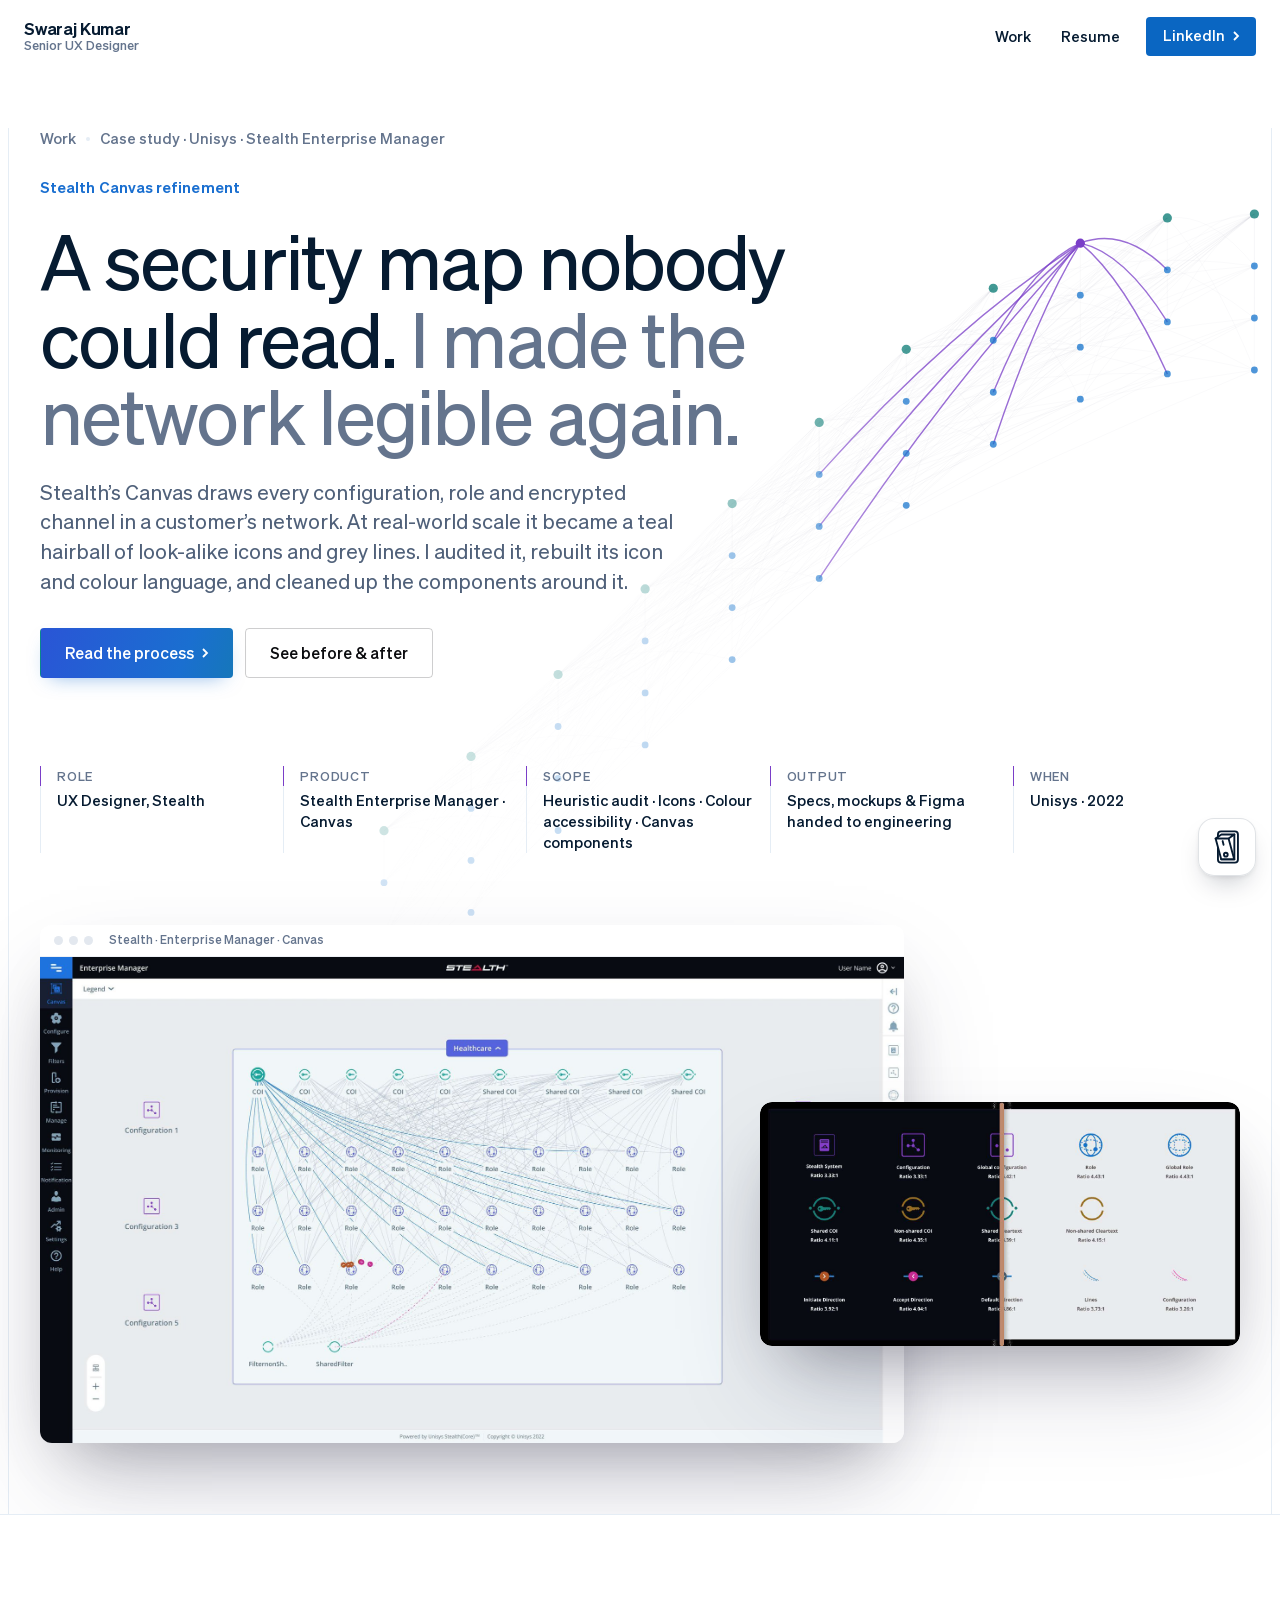
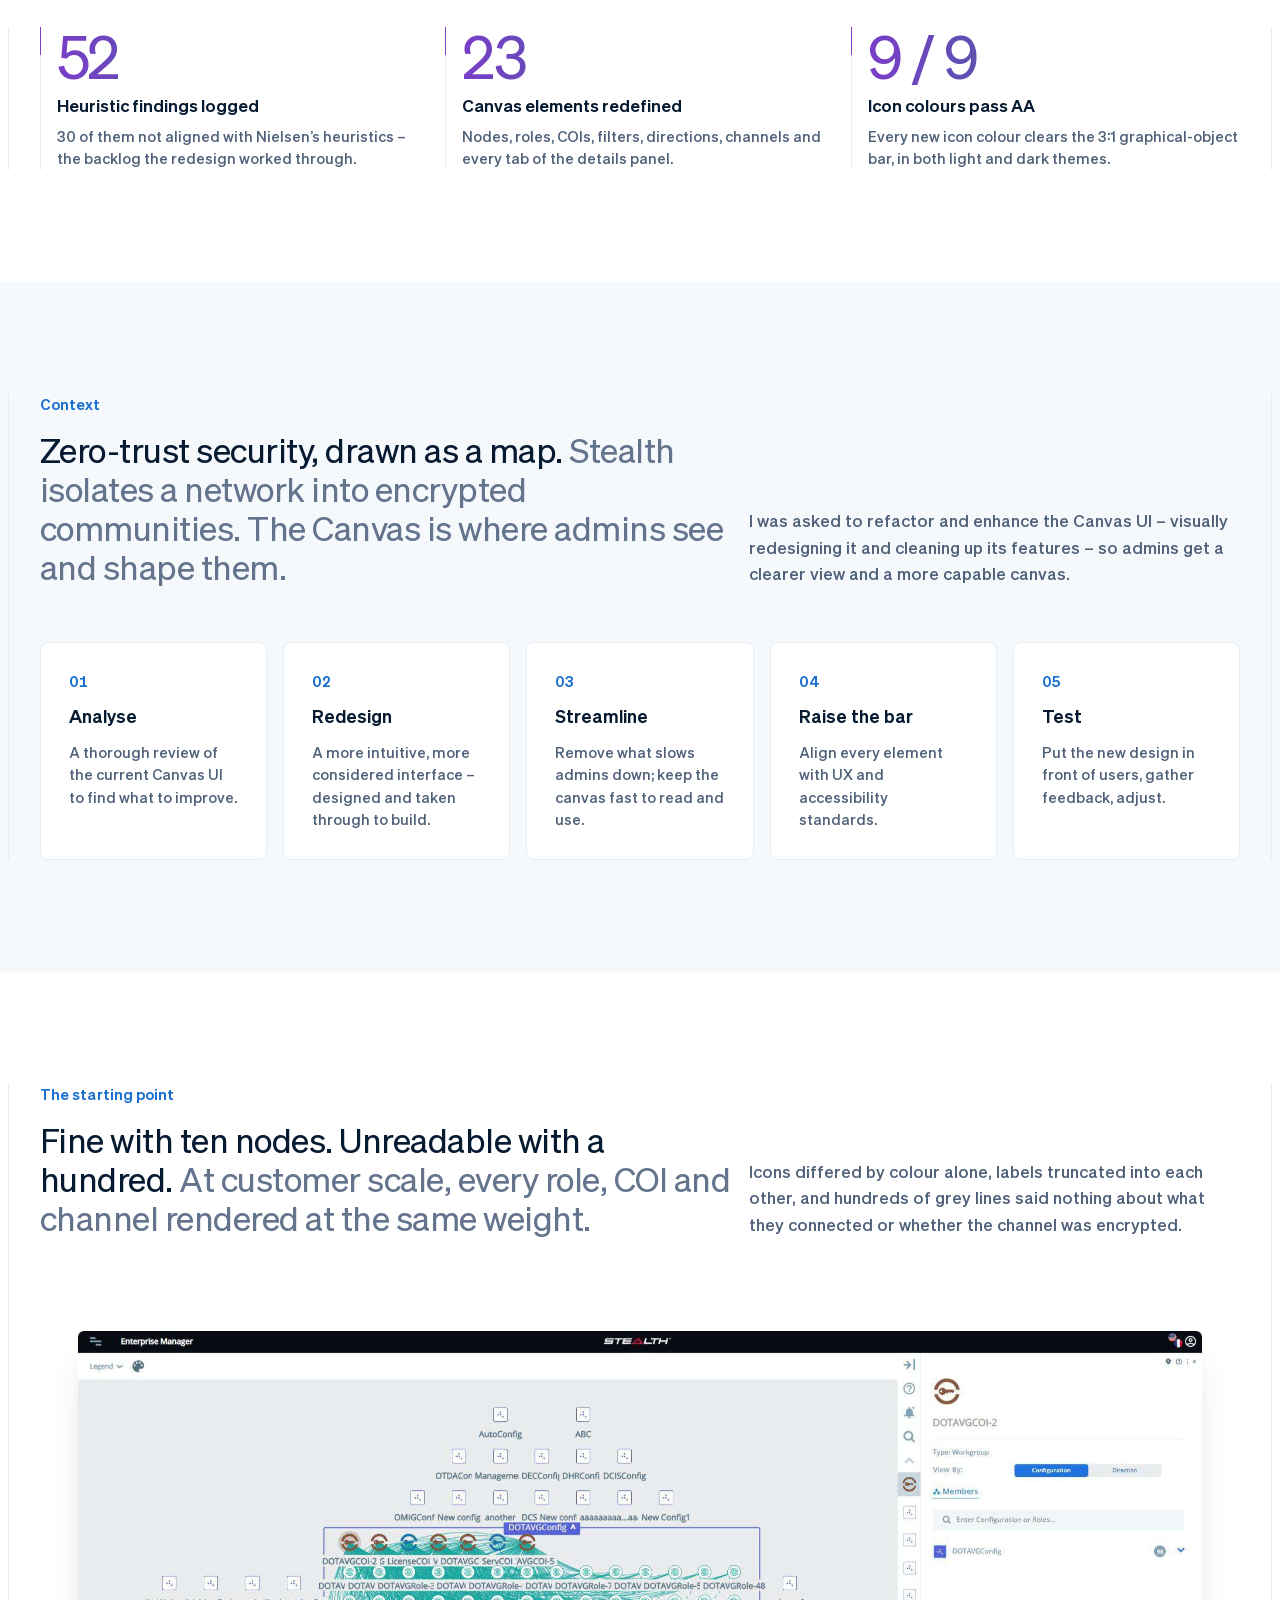
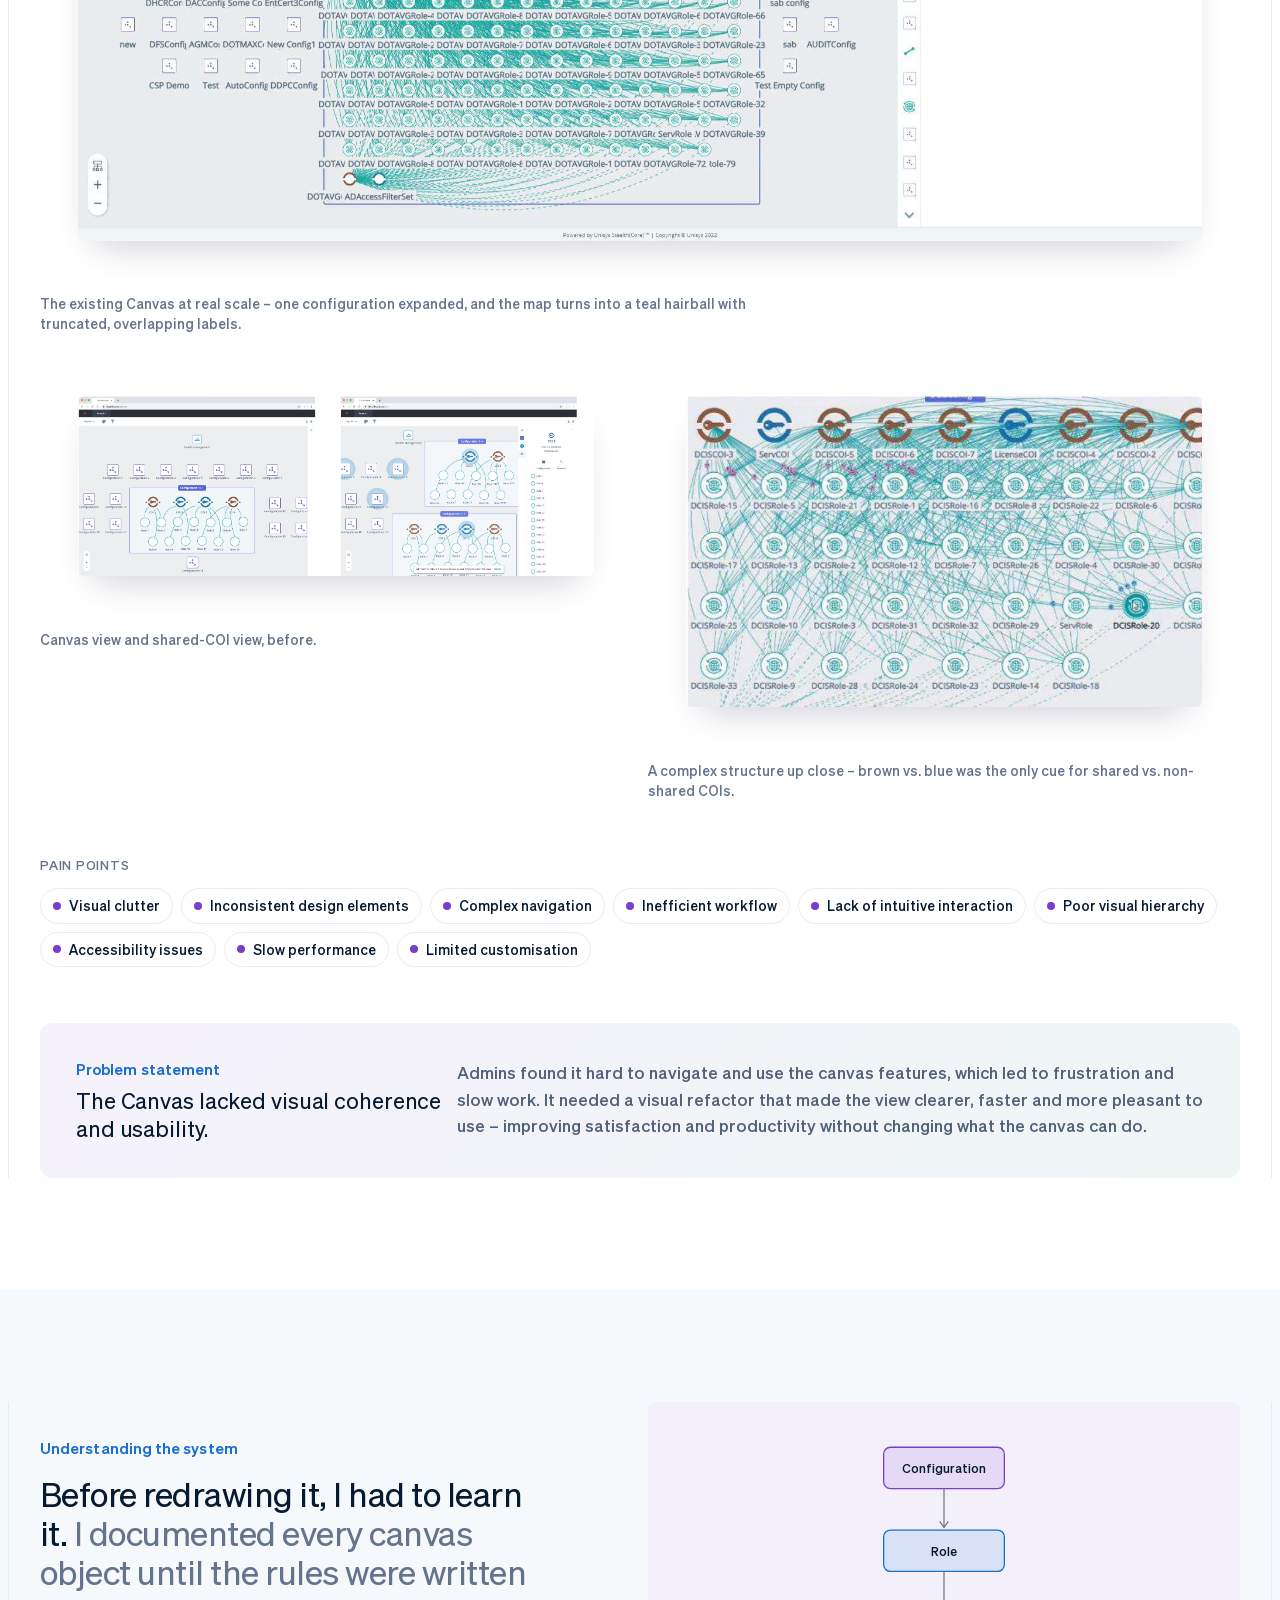
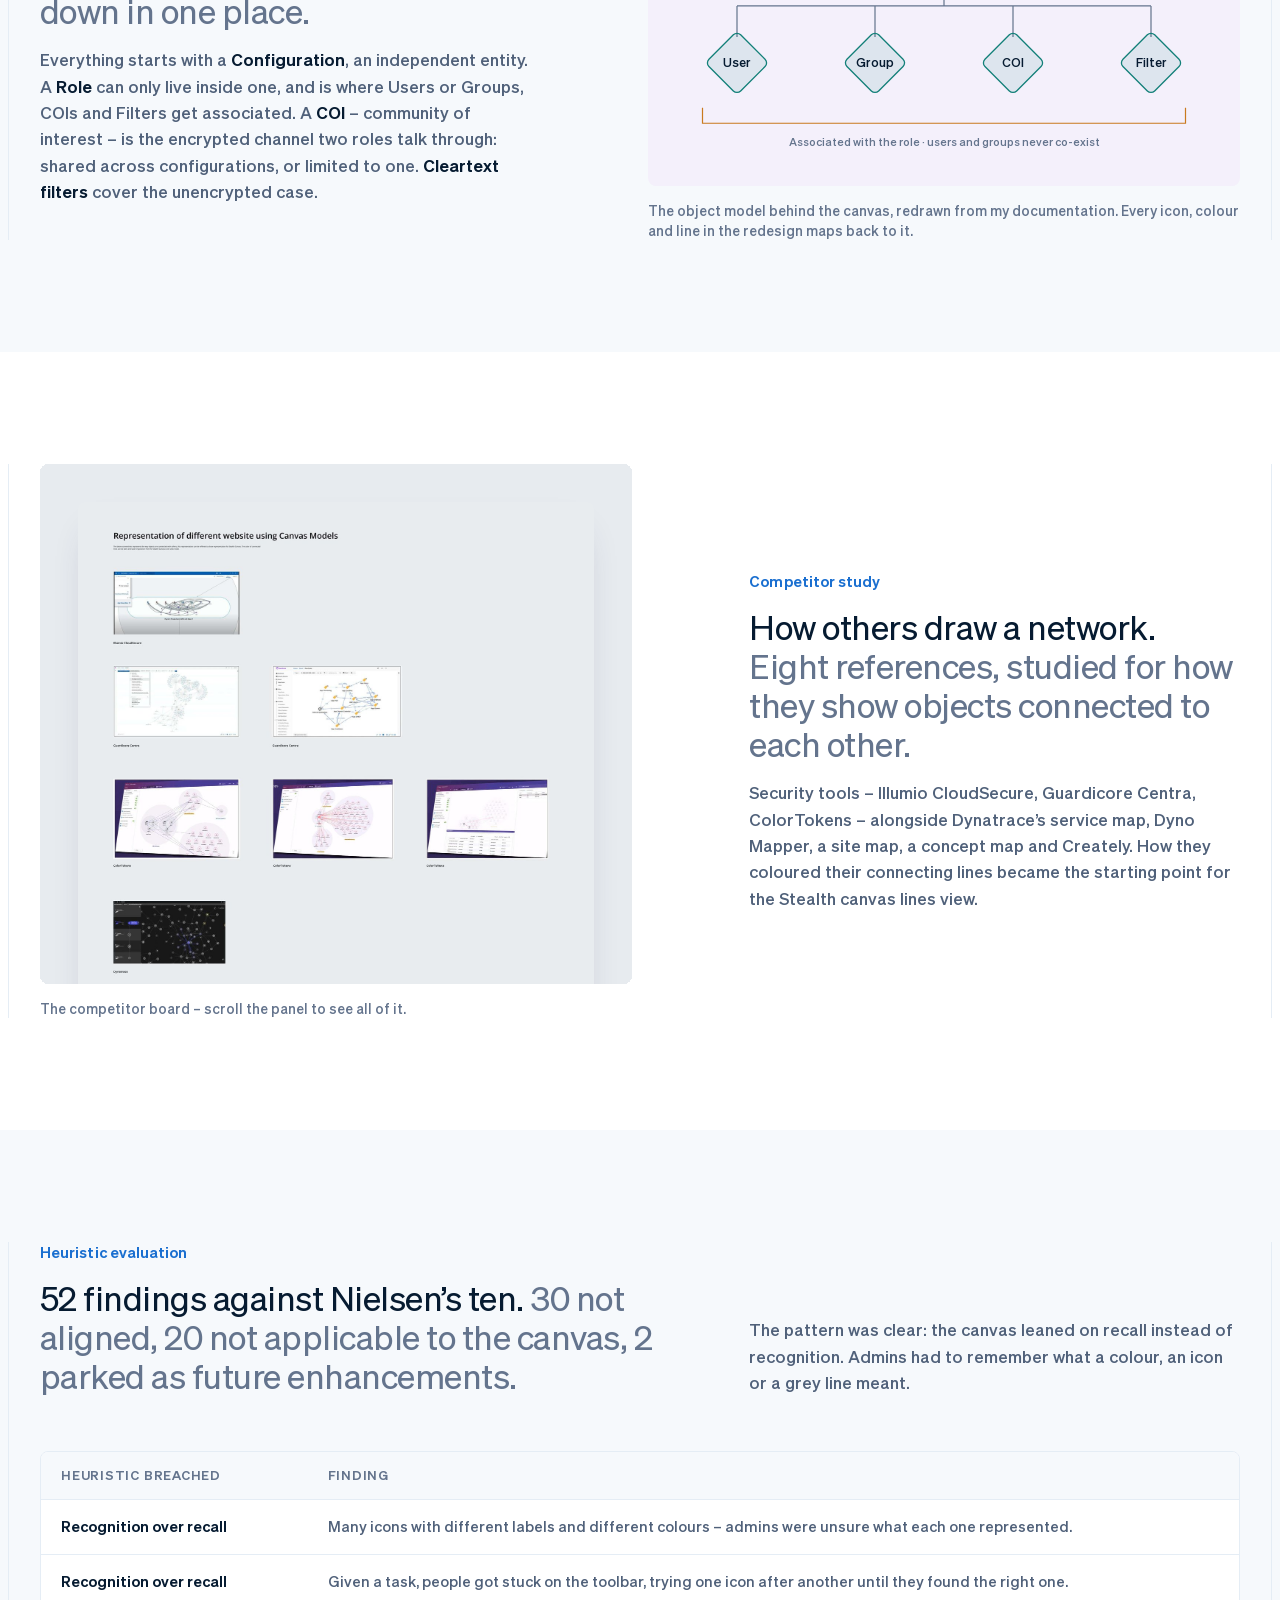
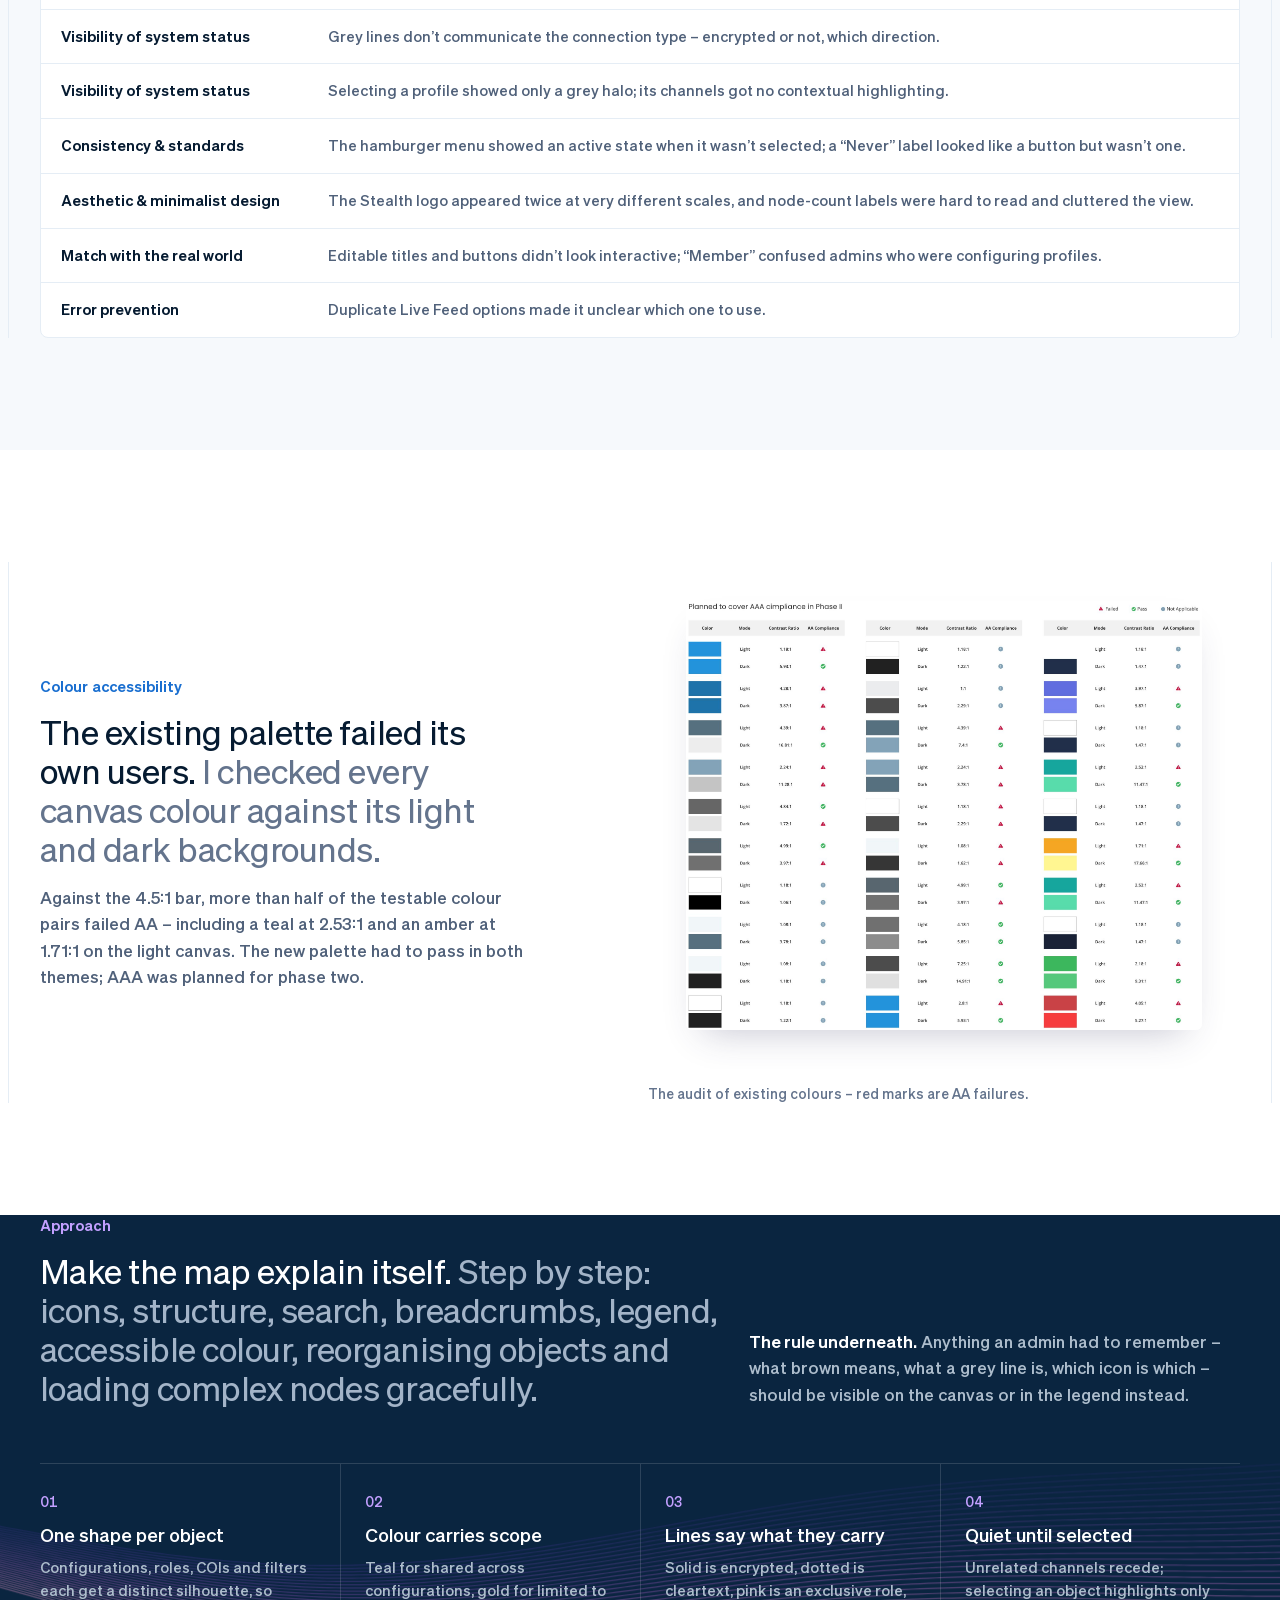
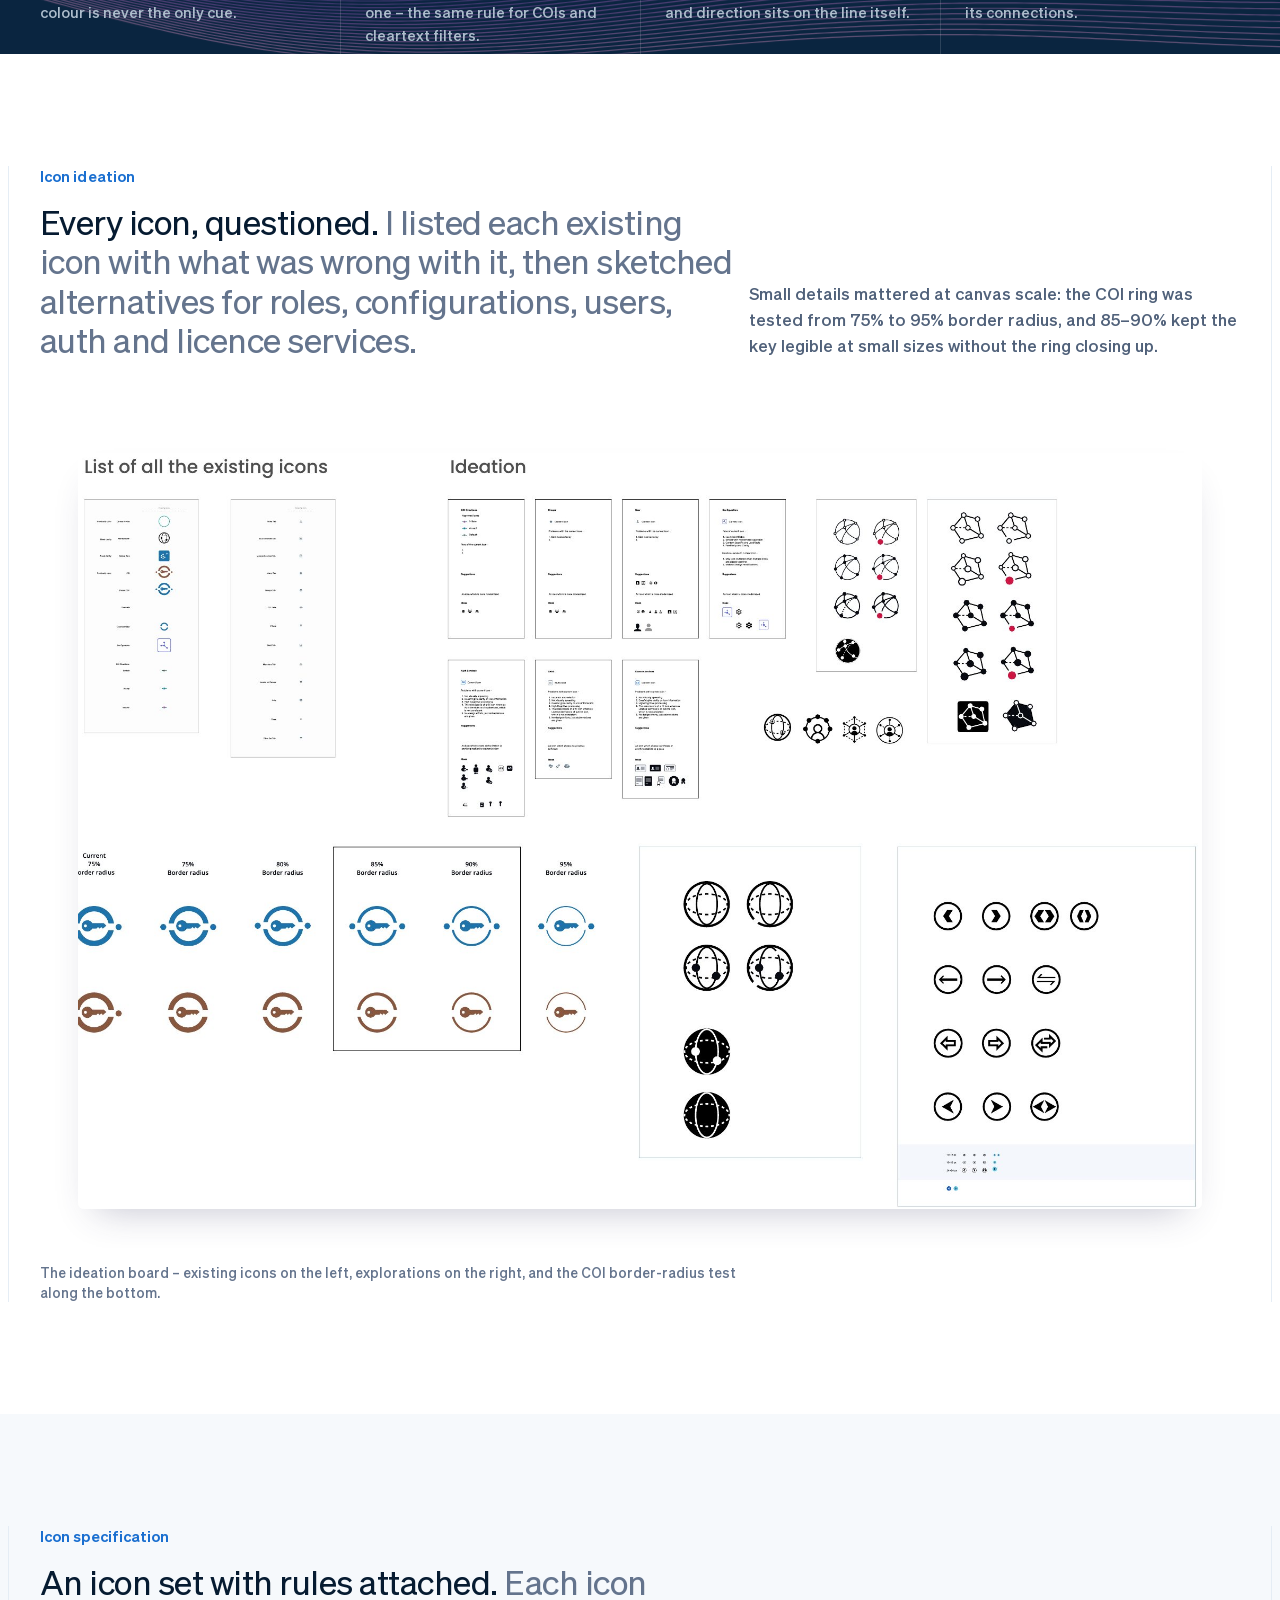
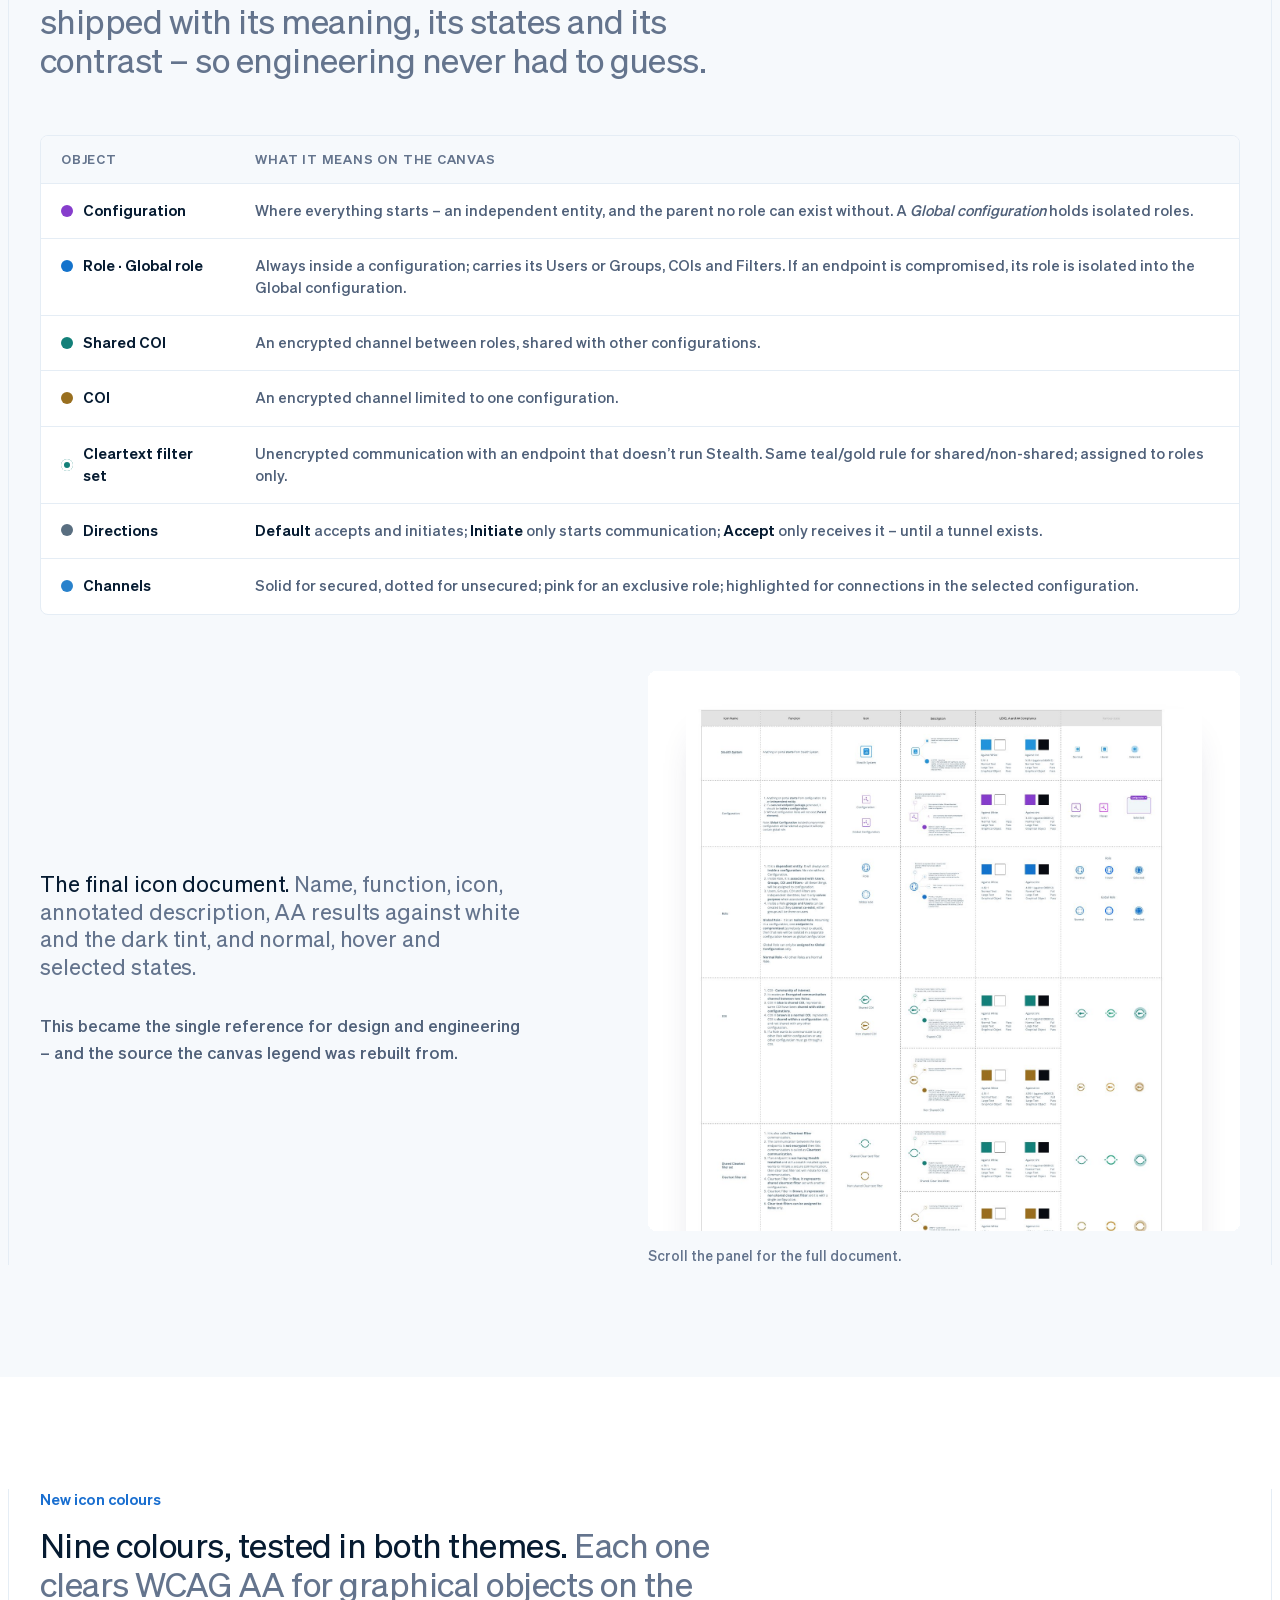
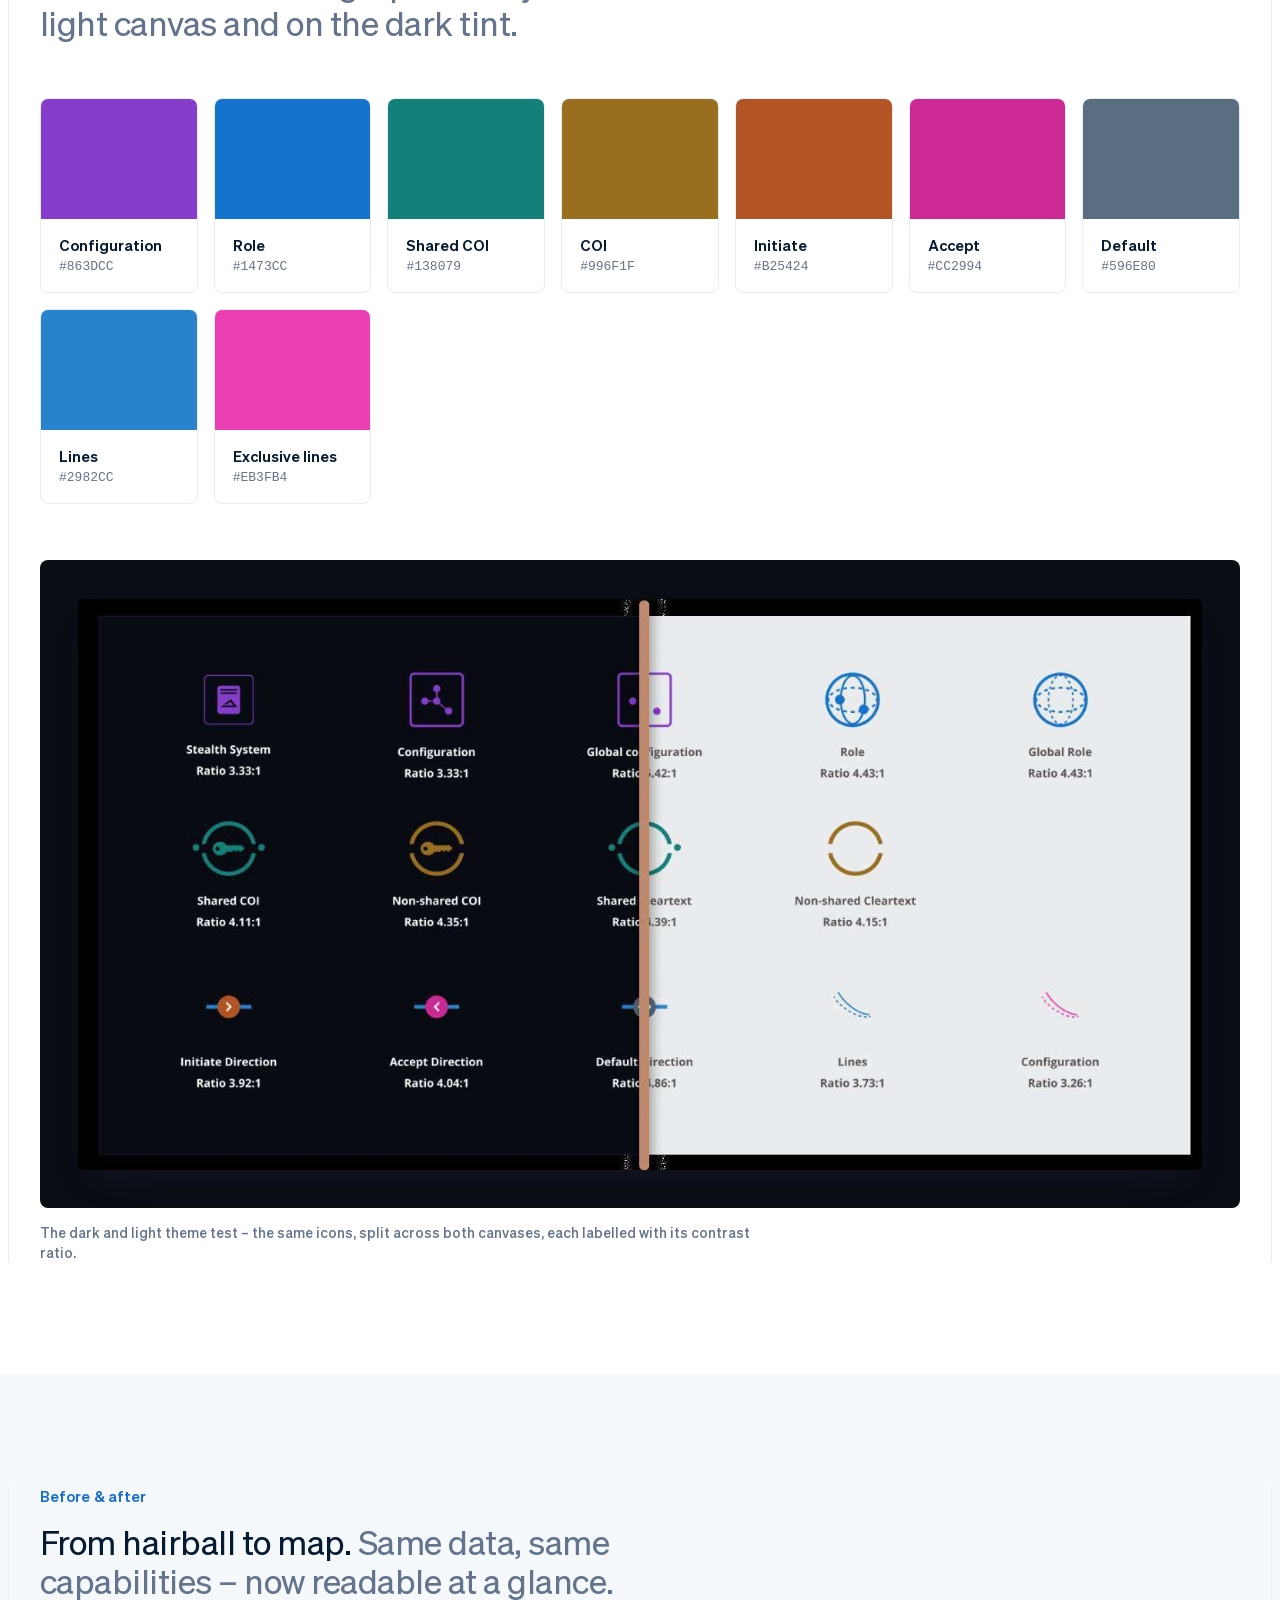
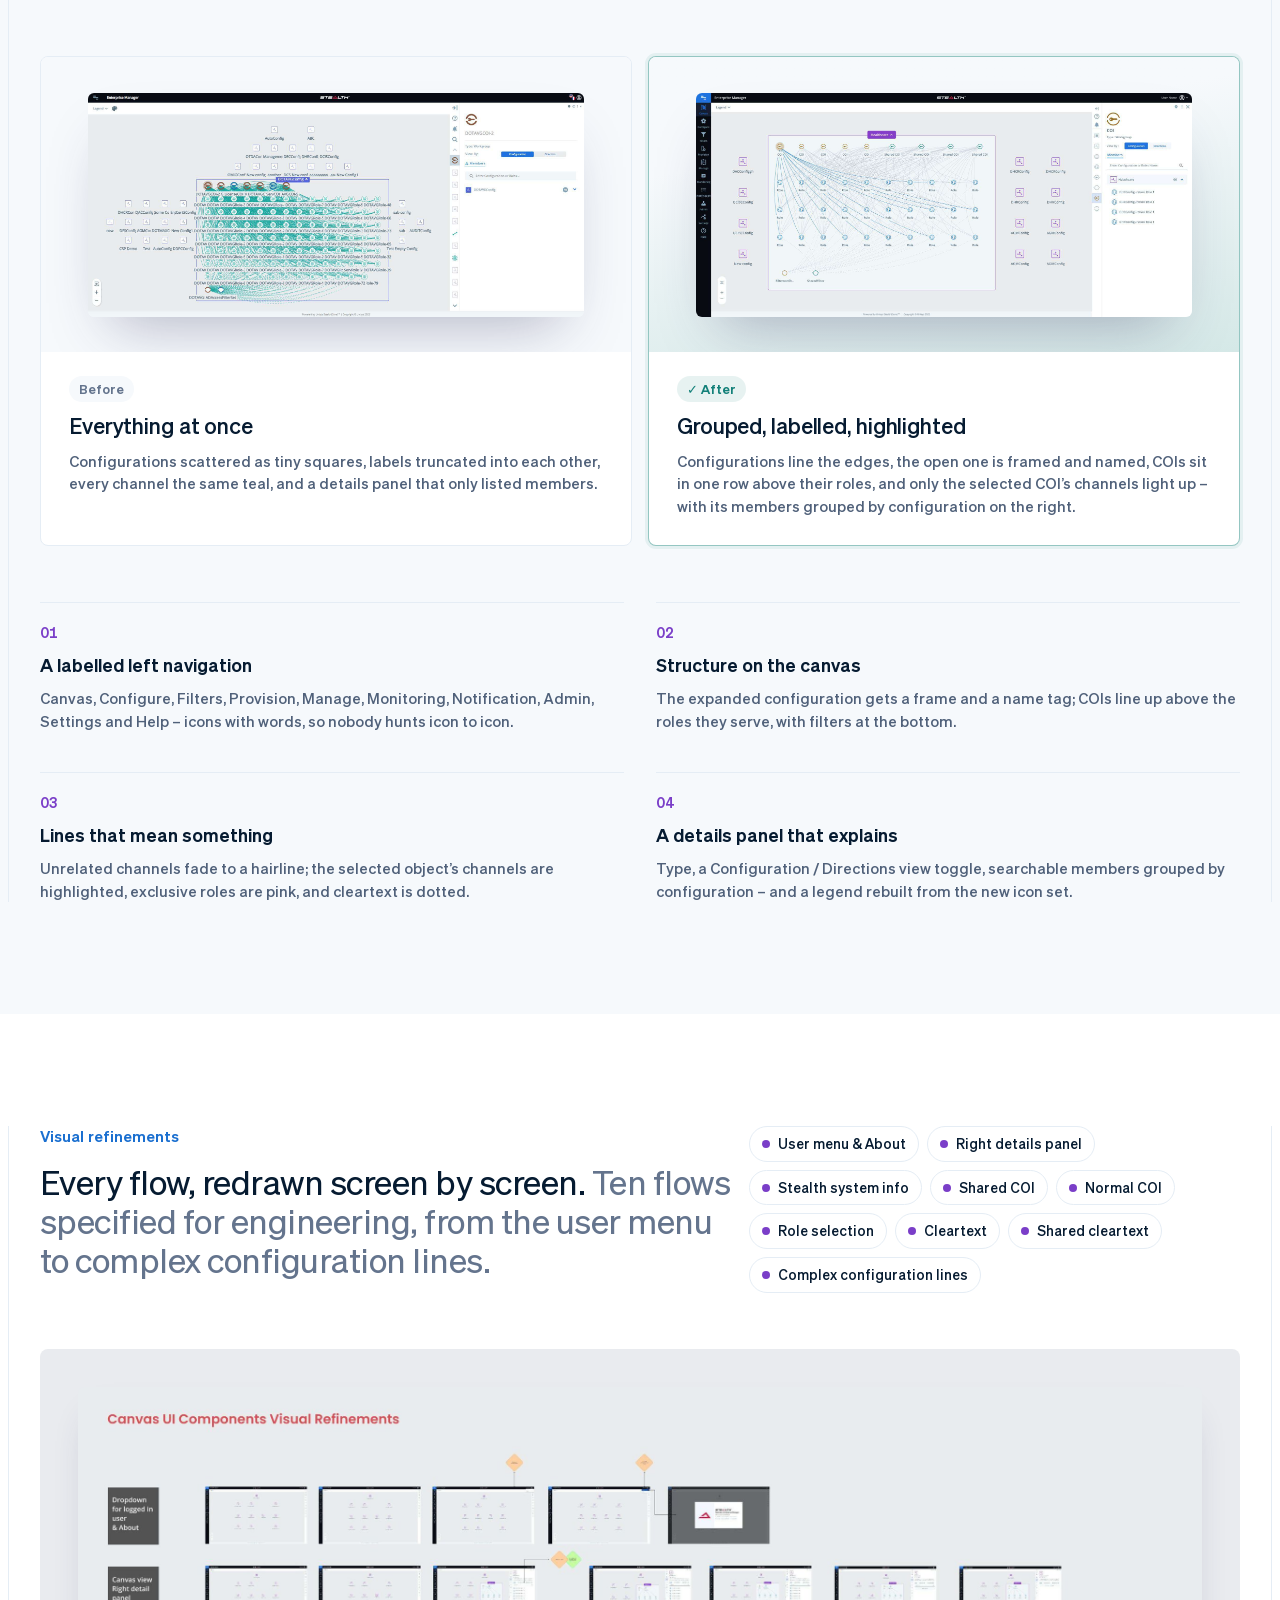
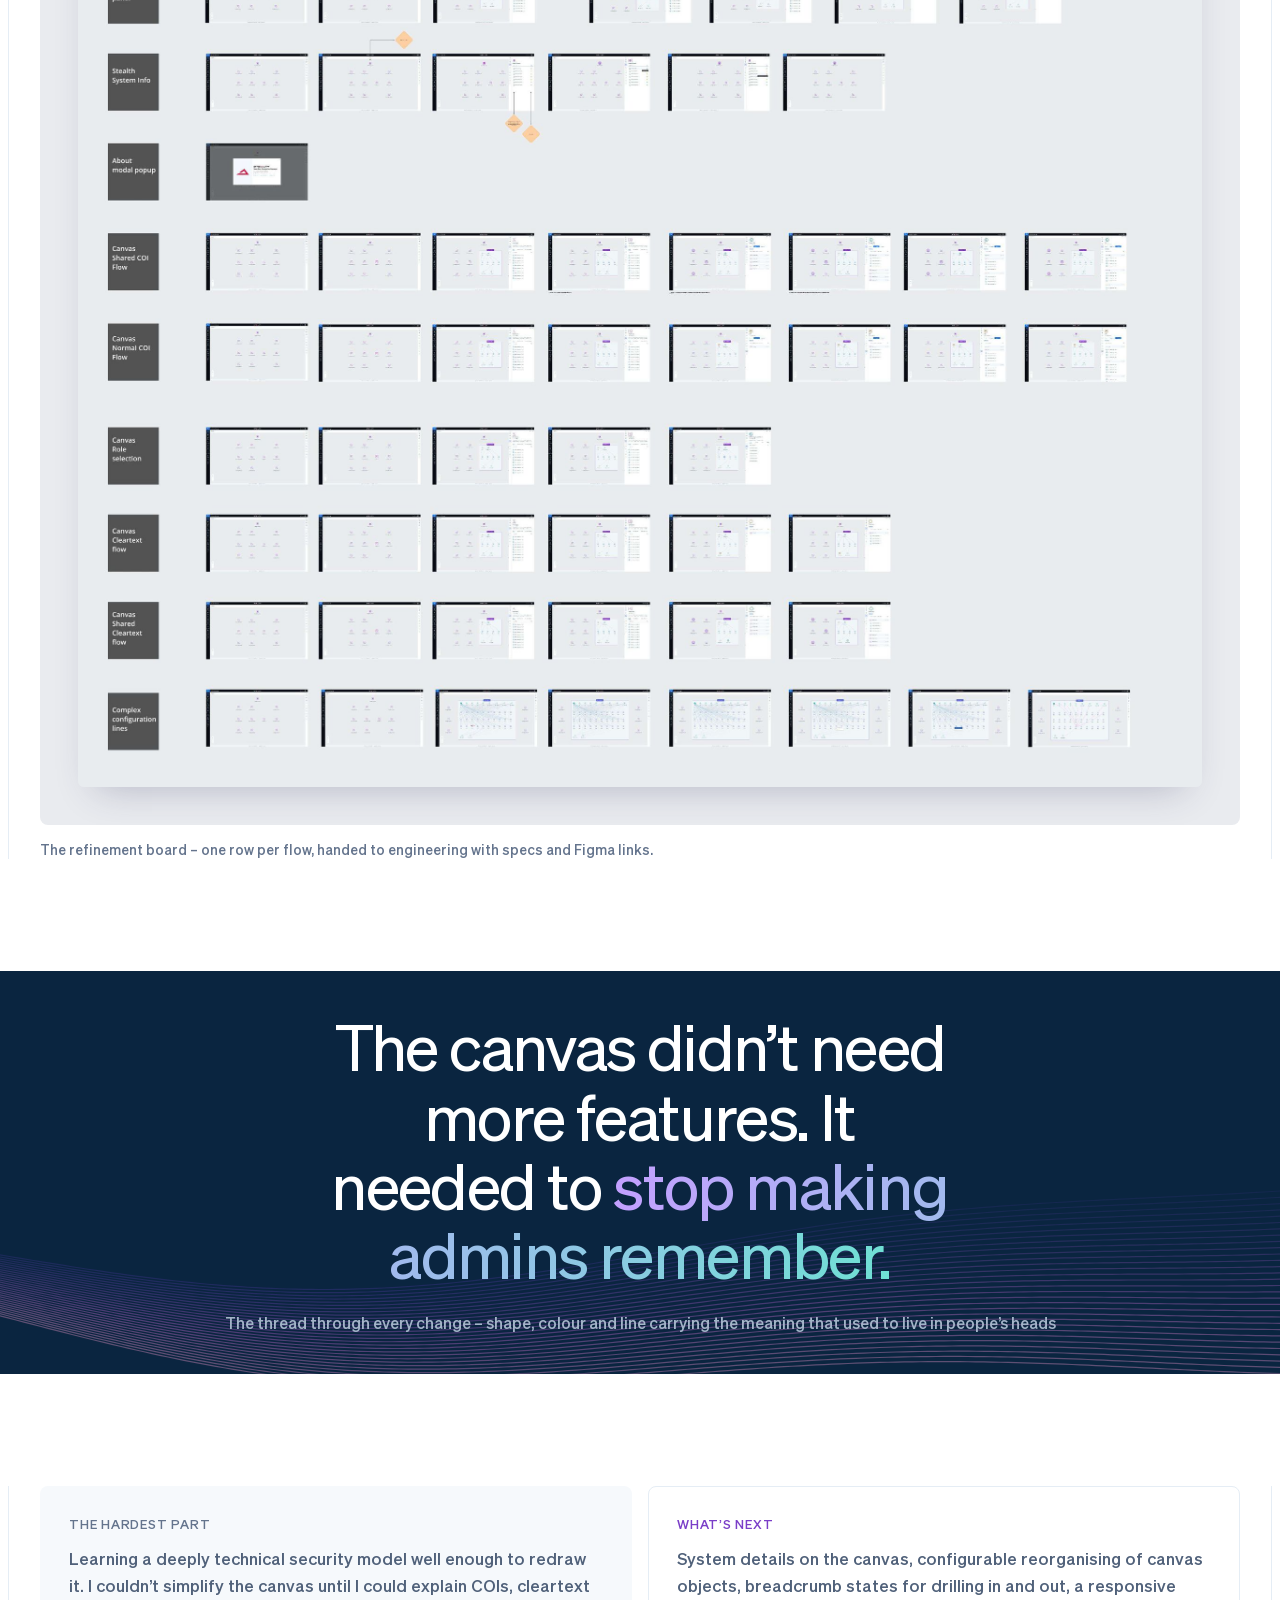
<file: case-studies/stealth-canvas.html>
<!DOCTYPE html>
<html lang="en">
<head>
<meta charset="utf-8">
<script>/* theme before first paint: saved choice, else the system setting */(()=>{let t;try{t=localStorage.getItem('theme')}catch(e){}if(t!=='dark'&&t!=='light')t=matchMedia('(prefers-color-scheme: dark)').matches?'dark':'light';document.documentElement.dataset.theme=t})()</script>
<meta name="viewport" content="width=device-width, initial-scale=1">
<link rel="icon" href="../assets/favicon.svg" type="image/svg+xml">
<link rel="icon" href="../assets/favicon-32.png" sizes="32x32" type="image/png">
<link rel="icon" href="../assets/favicon-16.png" sizes="16x16" type="image/png">
<link rel="apple-touch-icon" href="../assets/apple-touch-icon.png">
<meta name="theme-color" content="#ffffff" media="(prefers-color-scheme: light)">
<meta name="theme-color" content="#0b0c0f" media="(prefers-color-scheme: dark)">
<title>Stealth Canvas refinement — Swaraj Kumar</title>
<meta name="description" content="Case study: refactoring the Canvas in Unisys Stealth Enterprise Manager — a network-security map — with a heuristic audit, a new accessible icon set and cleaner canvas components.">
<link rel="preload" href="../assets/sohne-var.woff2" as="font" type="font/woff2" crossorigin>
<link rel="stylesheet" href="case.css">
<!-- project colours: the refined Configuration purple and COI teal -->
<style>:root{--p1:#7a3ec8;--p2:#138079;--p1-light:#c3a0ff;--p2-light:#6fe0d4;--paper:#f4f0fb}
/* object model diagram (this page only) */
.model{display:block;width:100%;height:auto;color:var(--ink)}
.model text{font-family:var(--font);font-size:15px;fill:currentColor}
.model .m-sub{font-size:13px;fill:var(--quiet)}
.model .m-line{stroke:var(--quiet);stroke-width:1.4;fill:none}
.model .m-box{stroke-width:1.5}
.model .m-conf{fill:color-mix(in srgb,var(--p1) 12%,transparent);stroke:var(--p1)}
.model .m-role{fill:color-mix(in srgb,#1473cc 12%,transparent);stroke:#1473cc}
.model .m-item{fill:color-mix(in srgb,var(--p2) 10%,transparent);stroke:var(--p2)}
.model .m-brace{stroke:#c97a1e;stroke-width:1.4;fill:none}
/* icon spec table: a coloured key in the first column */
.model-panel{background:var(--paper)}
html[data-theme="dark"] .model-panel{background:#14161b}
/* the canvas screenshots are wide: shorter frames for before/after */
.version__shot{aspect-ratio:2/1}
.version__shot img{top:12%}
.ico{display:inline-flex;align-items:center;gap:10px;font-weight:500}
.ico i{width:12px;height:12px;border-radius:50%;flex:none}
</style>
</head>
<body>
<script>document.documentElement.classList.add('js')</script>

<header class="nav" id="nav">
  <div class="wrap" style="padding:0">
    <div class="nav__row">
      <a class="nav__brand" href="../#work"><b>Swaraj Kumar</b><span>Senior UX Designer</span></a>
      <nav class="nav__links" aria-label="Primary">
        <a href="../#work">Work</a>
        <!-- About hidden until the page is ready: <a href="../index.html#about" target="_blank" rel="noopener">About</a> -->
        <a href="../assets/Swaraj-Kumar-Resume.pdf" target="_blank" rel="noopener">Resume</a>
        <a class="btn btn--primary btn--linkedin" href="https://www.linkedin.com/in/swaraj-k/" target="_blank" rel="noopener">LinkedIn<svg class="arrow" viewBox="0 0 6 10" aria-hidden="true"><g><rect class="shaft" x="-8" y="4.1" width="11" height="1.8" fill="currentColor"/><path d="M1 1l4 4-4 4" fill="none" stroke="currentColor" stroke-width="1.8"/></g></svg></a>
      </nav>
    </div>
  </div>
</header>

<main>
<!-- =============================== HERO =============================== -->
<section class="hero ruled" aria-labelledby="title">
  <canvas class="hero__bg" data-scene="graph" aria-hidden="true"></canvas>
  <div class="wrap"><div class="inner">
    <div class="hero__crumb"><a href="../#work">Work</a><i></i><span class="sub">Case study &middot; Unisys &middot; Stealth Enterprise Manager</span></div>
    <div class="grid">
      <div class="hero__copy">
        <p class="eyebrow">Stealth Canvas refinement</p>
        <h1 class="h-xxl" id="title">A security map nobody could read. <span class="sub">I made the network legible again.</span></h1>
        <p class="lede">Stealth&rsquo;s Canvas draws every configuration, role and encrypted channel in a customer&rsquo;s network. At real-world scale it became a teal hairball of look-alike icons and grey lines. I audited it, rebuilt its icon and colour language, and cleaned up the components around it.</p>
        <div class="hero__actions">
          <a class="btn btn--primary" href="#audit">Read the process<svg class="arrow" viewBox="0 0 6 10" aria-hidden="true"><g><rect class="shaft" x="-8" y="4.1" width="11" height="1.8" fill="currentColor"/><path d="M1 1l4 4-4 4" fill="none" stroke="currentColor" stroke-width="1.8"/></g></svg></a>
          <a class="btn btn--secondary" href="#solution">See before &amp; after</a>
        </div>
      </div>
      <dl class="hero__facts">
        <div class="fact"><dt>Role</dt><dd>UX Designer, Stealth</dd></div>
        <div class="fact"><dt>Product</dt><dd>Stealth Enterprise Manager &middot; Canvas</dd></div>
        <div class="fact"><dt>Scope</dt><dd>Heuristic audit &middot; Icons &middot; Colour accessibility &middot; Canvas components</dd></div>
        <div class="fact"><dt>Output</dt><dd>Specs, mockups &amp; Figma handed to engineering</dd></div>
        <div class="fact"><dt>When</dt><dd>Unisys &middot; 2022</dd></div>
      </dl>
    </div>
    <div class="hero__stage">
      <div class="frame hero__main reveal">
        <div class="frame__bar"><i></i><i></i><i></i><span>Stealth &middot; Enterprise Manager &middot; Canvas</span></div>
        <img src="../work/canvas/refined-canvas.jpg" alt="The refined Canvas — a Healthcare configuration expanded, with COIs along the top, roles below, and highlighted channels from the selected COI" width="2000" height="1125">
      </div>
      <div class="frame hero__side reveal" style="--d:150ms;width:40%;top:30%">
        <img src="../work/canvas/theme-test.jpg" alt="The new canvas icons tested side by side on dark and light backgrounds, each labelled with its contrast ratio" width="1460" height="742">
      </div>
    </div>
  </div></div>
</section>

<!-- =============================== STATS ============================== -->
<section class="sec ruled" style="border-top:1px solid var(--rule)">
  <div class="wrap"><div class="inner">
    <div class="stats">
      <div class="stat reveal"><span class="stat__n stat__n--grad">52</span><span class="stat__t">Heuristic findings logged</span><span class="stat__d">30 of them not aligned with Nielsen&rsquo;s heuristics &ndash; the backlog the redesign worked through.</span></div>
      <div class="stat reveal" style="--d:100ms"><span class="stat__n stat__n--grad">23</span><span class="stat__t">Canvas elements redefined</span><span class="stat__d">Nodes, roles, COIs, filters, directions, channels and every tab of the details panel.</span></div>
      <div class="stat reveal" style="--d:200ms"><span class="stat__n stat__n--grad">9 / 9</span><span class="stat__t">Icon colours pass AA</span><span class="stat__d">Every new icon colour clears the 3:1 graphical-object bar, in both light and dark themes.</span></div>
    </div>
  </div></div>
</section>

<!-- ============================== CONTEXT ============================= -->
<section class="sec ruled" style="background:var(--wash)">
  <div class="wrap"><div class="inner">
    <div class="head">
      <div class="head__l reveal">
        <p class="eyebrow">Context</p>
        <h2 class="h-lg">Zero-trust security, drawn as a map. <span class="sub">Stealth isolates a network into encrypted communities. The Canvas is where admins see and shape them.</span></h2>
      </div>
      <div class="head__r reveal" style="--d:120ms"><p class="text">I was asked to refactor and enhance the Canvas UI &ndash; visually redesigning it and cleaning up its features &ndash; so admins get a clearer view and a more capable canvas.</p></div>
    </div>
    <div class="cards-4" style="grid-template-columns:repeat(auto-fit,minmax(200px,1fr))">
      <article class="card reveal"><p class="card__num">01</p><h3 class="h-sm">Analyse</h3><p class="text-sm">A thorough review of the current Canvas UI to find what to improve.</p></article>
      <article class="card reveal" style="--d:80ms"><p class="card__num">02</p><h3 class="h-sm">Redesign</h3><p class="text-sm">A more intuitive, more considered interface &ndash; designed and taken through to build.</p></article>
      <article class="card reveal" style="--d:160ms"><p class="card__num">03</p><h3 class="h-sm">Streamline</h3><p class="text-sm">Remove what slows admins down; keep the canvas fast to read and use.</p></article>
      <article class="card reveal" style="--d:240ms"><p class="card__num">04</p><h3 class="h-sm">Raise the bar</h3><p class="text-sm">Align every element with UX and accessibility standards.</p></article>
      <article class="card reveal" style="--d:320ms"><p class="card__num">05</p><h3 class="h-sm">Test</h3><p class="text-sm">Put the new design in front of users, gather feedback, adjust.</p></article>
    </div>
  </div></div>
</section>

<!-- =============================== AUDIT ============================== -->
<section class="sec ruled" id="audit">
  <div class="wrap"><div class="inner">
    <div class="head">
      <div class="head__l reveal">
        <p class="eyebrow">The starting point</p>
        <h2 class="h-lg">Fine with ten nodes. Unreadable with a hundred. <span class="sub">At customer scale, every role, COI and channel rendered at the same weight.</span></h2>
      </div>
      <div class="head__r reveal" style="--d:120ms"><p class="text">Icons differed by colour alone, labels truncated into each other, and hundreds of grey lines said nothing about what they connected or whether the channel was encrypted.</p></div>
    </div>
    <figure class="fig reveal" style="margin-bottom:24px">
      <div class="fig__panel" style="background:#fff"><img src="../work/canvas/existing-canvas.jpg" alt="The existing Canvas with a large configuration expanded: dozens of overlapping teal role icons, truncated labels and dense teal lines" width="1920" height="871" loading="lazy"></div>
      <figcaption>The existing Canvas at real scale &ndash; one configuration expanded, and the map turns into a teal hairball with truncated, overlapping labels.</figcaption>
    </figure>
    <div class="cards-2" style="margin-bottom:56px">
      <figure class="fig reveal"><div class="fig__panel" style="background:#fff"><img src="../work/canvas/existing-views.jpg" alt="Two views of the existing canvas: configurations as small squares around an expanded configuration, and the shared-COI view with a list panel" loading="lazy"></div><figcaption>Canvas view and shared-COI view, before.</figcaption></figure>
      <figure class="fig reveal" style="--d:100ms"><div class="fig__panel" style="background:#fff"><img src="../work/canvas/complex-structure.jpg" alt="Close-up of a complex canvas structure: brown and blue COI icons over a web of teal role icons" loading="lazy"></div><figcaption>A complex structure up close &ndash; brown vs. blue was the only cue for shared vs. non-shared COIs.</figcaption></figure>
    </div>
    <p class="card__label reveal" style="margin-bottom:14px">Pain points</p>
    <div class="chips reveal">
      <span class="chip"><i></i>Visual clutter</span><span class="chip"><i></i>Inconsistent design elements</span><span class="chip"><i></i>Complex navigation</span>
      <span class="chip"><i></i>Inefficient workflow</span><span class="chip"><i></i>Lack of intuitive interaction</span><span class="chip"><i></i>Poor visual hierarchy</span>
      <span class="chip"><i></i>Accessibility issues</span><span class="chip"><i></i>Slow performance</span><span class="chip"><i></i>Limited customisation</span>
    </div>
    <div class="callout reveal" style="margin-top:56px">
      <div class="callout__l"><p class="eyebrow" style="margin-bottom:8px">Problem statement</p><p class="h-md" style="font-weight:300">The Canvas lacked visual coherence and usability.</p></div>
      <div class="callout__r"><p class="text">Admins found it hard to navigate and use the canvas features, which led to frustration and slow work. It needed a visual refactor that made the view clearer, faster and more pleasant to use &ndash; improving satisfaction and productivity without changing what the canvas can do.</p></div>
    </div>
  </div></div>
</section>

<!-- ============================ THE MODEL ============================= -->
<section class="sec ruled" style="background:var(--wash)">
  <div class="wrap"><div class="inner">
    <div class="split">
      <div class="split__copy reveal">
        <p class="eyebrow">Understanding the system</p>
        <h2 class="h-lg">Before redrawing it, I had to learn it. <span class="sub">I documented every canvas object until the rules were written down in one place.</span></h2>
        <p class="text">Everything starts with a <strong>Configuration</strong>, an independent entity. A <strong>Role</strong> can only live inside one, and is where Users or Groups, COIs and Filters get associated. A <strong>COI</strong> &ndash; community of interest &ndash; is the encrypted channel two roles talk through: shared across configurations, or limited to one. <strong>Cleartext filters</strong> cover the unencrypted case.</p>
      </div>
      <figure class="split__fig fig reveal" style="--d:120ms">
        <div class="fig__panel model-panel" style="padding:28px 20px">
          <svg class="model" viewBox="0 0 640 380" role="img" aria-labelledby="model-t">
            <title id="model-t">Object model: a Configuration contains Roles; each Role is associated with Users, Groups, COIs and Filters</title>
            <rect class="m-box m-conf" x="250" y="20" width="140" height="48" rx="8"/><text x="320" y="50" text-anchor="middle">Configuration</text>
            <path class="m-line" d="M320 68v44"/><path class="m-line" d="M315 106l5 7 5-7"/>
            <rect class="m-box m-role" x="250" y="116" width="140" height="48" rx="8"/><text x="320" y="146" text-anchor="middle">Role</text>
            <path class="m-line" d="M320 164v40M80 204h480M80 204v36M240 204v36M400 204v36M560 204v36"/>
            <g><rect class="m-box m-item" x="54" y="244" width="52" height="52" rx="6" transform="rotate(45 80 270)"/><text x="80" y="275" text-anchor="middle">User</text></g>
            <g><rect class="m-box m-item" x="214" y="244" width="52" height="52" rx="6" transform="rotate(45 240 270)"/><text x="240" y="275" text-anchor="middle">Group</text></g>
            <g><rect class="m-box m-item" x="374" y="244" width="52" height="52" rx="6" transform="rotate(45 400 270)"/><text x="400" y="275" text-anchor="middle">COI</text></g>
            <g><rect class="m-box m-item" x="534" y="244" width="52" height="52" rx="6" transform="rotate(45 560 270)"/><text x="560" y="275" text-anchor="middle">Filter</text></g>
            <path class="m-brace" d="M40 322v18h560v-18"/>
            <text class="m-sub" x="320" y="366" text-anchor="middle">Associated with the role &middot; users and groups never co-exist</text>
          </svg>
        </div>
        <figcaption>The object model behind the canvas, redrawn from my documentation. Every icon, colour and line in the redesign maps back to it.</figcaption>
      </figure>
    </div>
  </div></div>
</section>

<!-- =========================== COMPETITORS ============================ -->
<section class="sec ruled">
  <div class="wrap"><div class="inner">
    <div class="split split--rev">
      <div class="split__copy reveal">
        <p class="eyebrow">Competitor study</p>
        <h2 class="h-lg">How others draw a network. <span class="sub">Eight references, studied for how they show objects connected to each other.</span></h2>
        <p class="text">Security tools &ndash; Illumio CloudSecure, Guardicore Centra, ColorTokens &ndash; alongside Dynatrace&rsquo;s service map, Dyno Mapper, a site map, a concept map and Creately. How they coloured their connecting lines became the starting point for the Stealth canvas lines view.</p>
      </div>
      <figure class="split__fig fig reveal" style="--d:120ms">
        <div class="fig__panel" style="background:#e7ebef;max-height:520px;overflow-y:auto"><img src="../work/canvas/competitors.jpg" alt="Screenshots of graph views from Illumio CloudSecure, Guardicore Centra, ColorTokens, Dynatrace, Dyno Mapper, a site map, a concept map and Creately" width="1400" height="1945" loading="lazy"></div>
        <figcaption>The competitor board &ndash; scroll the panel to see all of it.</figcaption>
      </figure>
    </div>
  </div></div>
</section>

<!-- ============================ HEURISTICS ============================ -->
<section class="sec ruled" style="background:var(--wash)">
  <div class="wrap"><div class="inner">
    <div class="head">
      <div class="head__l reveal">
        <p class="eyebrow">Heuristic evaluation</p>
        <h2 class="h-lg">52 findings against Nielsen&rsquo;s ten. <span class="sub">30 not aligned, 20 not applicable to the canvas, 2 parked as future enhancements.</span></h2>
      </div>
      <div class="head__r reveal" style="--d:120ms"><p class="text">The pattern was clear: the canvas leaned on recall instead of recognition. Admins had to remember what a colour, an icon or a grey line meant.</p></div>
    </div>
    <div class="table-wrap reveal">
      <table class="table">
        <thead><tr><th>Heuristic breached</th><th>Finding</th></tr></thead>
        <tbody>
          <tr><td>Recognition over recall</td><td>Many icons with different labels and different colours &ndash; admins were unsure what each one represented.</td></tr>
          <tr><td>Recognition over recall</td><td>Given a task, people got stuck on the toolbar, trying one icon after another until they found the right one.</td></tr>
          <tr><td>Visibility of system status</td><td>Grey lines don&rsquo;t communicate the connection type &ndash; encrypted or not, which direction.</td></tr>
          <tr><td>Visibility of system status</td><td>Selecting a profile showed only a grey halo; its channels got no contextual highlighting.</td></tr>
          <tr><td>Consistency &amp; standards</td><td>The hamburger menu showed an active state when it wasn&rsquo;t selected; a &ldquo;Never&rdquo; label looked like a button but wasn&rsquo;t one.</td></tr>
          <tr><td>Aesthetic &amp; minimalist design</td><td>The Stealth logo appeared twice at very different scales, and node-count labels were hard to read and cluttered the view.</td></tr>
          <tr><td>Match with the real world</td><td>Editable titles and buttons didn&rsquo;t look interactive; &ldquo;Member&rdquo; confused admins who were configuring profiles.</td></tr>
          <tr><td>Error prevention</td><td>Duplicate Live Feed options made it unclear which one to use.</td></tr>
        </tbody>
      </table>
    </div>
  </div></div>
</section>

<!-- =========================== COLOUR AUDIT =========================== -->
<section class="sec ruled">
  <div class="wrap"><div class="inner">
    <div class="split">
      <div class="split__copy reveal">
        <p class="eyebrow">Colour accessibility</p>
        <h2 class="h-lg">The existing palette failed its own users. <span class="sub">I checked every canvas colour against its light and dark backgrounds.</span></h2>
        <p class="text">Against the 4.5:1 bar, more than half of the testable colour pairs failed AA &ndash; including a teal at 2.53:1 and an amber at 1.71:1 on the light canvas. The new palette had to pass in both themes; AAA was planned for phase two.</p>
      </div>
      <figure class="split__fig fig reveal" style="--d:120ms">
        <div class="fig__panel" style="background:#fff"><img src="../work/canvas/color-audit.jpg" alt="Table of the existing canvas colours in light and dark mode with contrast ratios and pass, fail or not-applicable marks" width="2050" height="1710" loading="lazy"></div>
        <figcaption>The audit of existing colours &ndash; red marks are AA failures.</figcaption>
      </figure>
    </div>
  </div></div>
</section>

<!-- =========================== STRATEGY (dark) ======================== -->
<section class="dark">
  <canvas class="dark__bg" data-scene="aurora" data-hue="262" aria-hidden="true"></canvas>
  <div class="wrap"><div class="inner sec" style="position:relative;z-index:1">
    <div class="head">
      <div class="head__l reveal">
        <p class="eyebrow" style="color:var(--p1-light)">Approach</p>
        <h2 class="h-lg">Make the map explain itself. <span class="sub">Step by step: icons, structure, search, breadcrumbs, legend, accessible colour, reorganising objects and loading complex nodes gracefully.</span></h2>
      </div>
      <div class="head__r reveal" style="--d:120ms">
        <p class="text"><strong style="color:#fff">The rule underneath.</strong> Anything an admin had to remember &ndash; what brown means, what a grey line is, which icon is which &ndash; should be visible on the canvas or in the legend instead.</p>
      </div>
    </div>
    <div class="rules">
      <div class="rule reveal"><span class="rule__n" style="color:var(--p1-light)">01</span><h3>One shape per object</h3><p>Configurations, roles, COIs and filters each get a distinct silhouette, so colour is never the only cue.</p></div>
      <div class="rule reveal" style="--d:80ms"><span class="rule__n" style="color:var(--p1-light)">02</span><h3>Colour carries scope</h3><p>Teal for shared across configurations, gold for limited to one &ndash; the same rule for COIs and cleartext filters.</p></div>
      <div class="rule reveal" style="--d:160ms"><span class="rule__n" style="color:var(--p1-light)">03</span><h3>Lines say what they carry</h3><p>Solid is encrypted, dotted is cleartext, pink is an exclusive role, and direction sits on the line itself.</p></div>
      <div class="rule reveal" style="--d:240ms"><span class="rule__n" style="color:var(--p1-light)">04</span><h3>Quiet until selected</h3><p>Unrelated channels recede; selecting an object highlights only its connections.</p></div>
    </div>
  </div></div>
</section>

<!-- ============================== ICONS =============================== -->
<section class="sec ruled">
  <div class="wrap"><div class="inner">
    <div class="head">
      <div class="head__l reveal">
        <p class="eyebrow">Icon ideation</p>
        <h2 class="h-lg">Every icon, questioned. <span class="sub">I listed each existing icon with what was wrong with it, then sketched alternatives for roles, configurations, users, auth and licence services.</span></h2>
      </div>
      <div class="head__r reveal" style="--d:120ms"><p class="text">Small details mattered at canvas scale: the COI ring was tested from 75% to 95% border radius, and 85&ndash;90% kept the key legible at small sizes without the ring closing up.</p></div>
    </div>
    <figure class="fig reveal">
      <div class="fig__panel fig__panel--scroll" style="background:#fff"><img src="../work/canvas/icon-ideation.jpg" alt="Icon ideation board: the existing icon list, sketch sheets per object, globe and network explorations, COI border-radius tests and direction arrows" width="2120" height="1427" loading="lazy"></div>
      <figcaption>The ideation board &ndash; existing icons on the left, explorations on the right, and the COI border-radius test along the bottom.</figcaption>
    </figure>
  </div></div>
</section>

<!-- ============================ ICON SPEC ============================= -->
<section class="sec ruled" style="background:var(--wash)">
  <div class="wrap"><div class="inner">
    <div class="head">
      <div class="head__l reveal">
        <p class="eyebrow">Icon specification</p>
        <h2 class="h-lg">An icon set with rules attached. <span class="sub">Each icon shipped with its meaning, its states and its contrast &ndash; so engineering never had to guess.</span></h2>
      </div>
    </div>
    <div class="table-wrap reveal" style="margin-bottom:56px">
      <table class="table">
        <thead><tr><th>Object</th><th>What it means on the canvas</th></tr></thead>
        <tbody>
          <tr><td><span class="ico"><i style="background:#863dcc"></i>Configuration</span></td><td>Where everything starts &ndash; an independent entity, and the parent no role can exist without. A <em>Global configuration</em> holds isolated roles.</td></tr>
          <tr><td><span class="ico"><i style="background:#1473cc"></i>Role &middot; Global role</span></td><td>Always inside a configuration; carries its Users or Groups, COIs and Filters. If an endpoint is compromised, its role is isolated into the Global configuration.</td></tr>
          <tr><td><span class="ico"><i style="background:#138079"></i>Shared COI</span></td><td>An encrypted channel between roles, shared with other configurations.</td></tr>
          <tr><td><span class="ico"><i style="background:#996f1f"></i>COI</span></td><td>An encrypted channel limited to one configuration.</td></tr>
          <tr><td><span class="ico"><i style="background:#138079;box-shadow:inset 0 0 0 3px #fff"></i>Cleartext filter set</span></td><td>Unencrypted communication with an endpoint that doesn&rsquo;t run Stealth. Same teal/gold rule for shared/non-shared; assigned to roles only.</td></tr>
          <tr><td><span class="ico"><i style="background:#596e80"></i>Directions</span></td><td><strong>Default</strong> accepts and initiates; <strong>Initiate</strong> only starts communication; <strong>Accept</strong> only receives it &ndash; until a tunnel exists.</td></tr>
          <tr><td><span class="ico"><i style="background:#2982cc"></i>Channels</span></td><td>Solid for secured, dotted for unsecured; pink for an exclusive role; highlighted for connections in the selected configuration.</td></tr>
        </tbody>
      </table>
    </div>
    <div class="split">
      <div class="split__copy reveal">
        <h3 class="h-md" style="font-weight:300">The final icon document. <span class="sub">Name, function, icon, annotated description, AA results against white and the dark tint, and normal, hover and selected states.</span></h3>
        <p class="text" style="margin-top:16px">This became the single reference for design and engineering &ndash; and the source the canvas legend was rebuilt from.</p>
      </div>
      <figure class="split__fig fig reveal" style="--d:120ms">
        <div class="fig__panel" style="background:#fff;max-height:560px;overflow-y:auto"><img src="../work/canvas/icons-final.jpg" alt="The canvas icons final document: a table of each icon with function, description, contrast results and states" width="1320" height="2186" loading="lazy"></div>
        <figcaption>Scroll the panel for the full document.</figcaption>
      </figure>
    </div>
  </div></div>
</section>

<!-- ============================== COLOUR ============================== -->
<section class="sec ruled">
  <div class="wrap"><div class="inner">
    <div class="head">
      <div class="head__l reveal">
        <p class="eyebrow">New icon colours</p>
        <h2 class="h-lg">Nine colours, tested in both themes. <span class="sub">Each one clears WCAG AA for graphical objects on the light canvas and on the dark tint.</span></h2>
      </div>
    </div>
    <div class="cards-3" style="grid-template-columns:repeat(auto-fit,minmax(150px,1fr));margin-bottom:56px">
      <div class="swatch reveal"><div class="swatch__chip" style="background:#863dcc"></div><div class="swatch__meta"><b>Configuration</b><code>#863DCC</code></div></div>
      <div class="swatch reveal" style="--d:40ms"><div class="swatch__chip" style="background:#1473cc"></div><div class="swatch__meta"><b>Role</b><code>#1473CC</code></div></div>
      <div class="swatch reveal" style="--d:80ms"><div class="swatch__chip" style="background:#138079"></div><div class="swatch__meta"><b>Shared COI</b><code>#138079</code></div></div>
      <div class="swatch reveal" style="--d:120ms"><div class="swatch__chip" style="background:#996f1f"></div><div class="swatch__meta"><b>COI</b><code>#996F1F</code></div></div>
      <div class="swatch reveal" style="--d:160ms"><div class="swatch__chip" style="background:#b25424"></div><div class="swatch__meta"><b>Initiate</b><code>#B25424</code></div></div>
      <div class="swatch reveal" style="--d:200ms"><div class="swatch__chip" style="background:#cc2994"></div><div class="swatch__meta"><b>Accept</b><code>#CC2994</code></div></div>
      <div class="swatch reveal" style="--d:240ms"><div class="swatch__chip" style="background:#596e80"></div><div class="swatch__meta"><b>Default</b><code>#596E80</code></div></div>
      <div class="swatch reveal" style="--d:280ms"><div class="swatch__chip" style="background:#2982cc"></div><div class="swatch__meta"><b>Lines</b><code>#2982CC</code></div></div>
      <div class="swatch reveal" style="--d:320ms"><div class="swatch__chip" style="background:#eb3fb4"></div><div class="swatch__meta"><b>Exclusive lines</b><code>#EB3FB4</code></div></div>
    </div>
    <figure class="fig reveal">
      <div class="fig__panel" style="background:#0a0d14"><img src="../work/canvas/theme-test.jpg" alt="The new canvas icons on a dark background on the left and a light background on the right, each with its contrast ratio" width="1460" height="742" loading="lazy"></div>
      <figcaption>The dark and light theme test &ndash; the same icons, split across both canvases, each labelled with its contrast ratio.</figcaption>
    </figure>
  </div></div>
</section>

<!-- ============================== SOLUTION ============================ -->
<section class="sec ruled" id="solution" style="background:var(--wash)">
  <div class="wrap"><div class="inner">
    <div class="head">
      <div class="head__l reveal">
        <p class="eyebrow">Before &amp; after</p>
        <h2 class="h-lg">From hairball to map. <span class="sub">Same data, same capabilities &ndash; now readable at a glance.</span></h2>
      </div>
    </div>
    <div class="versus" style="margin-bottom:56px">
      <article class="version reveal">
        <div class="version__shot"><img src="../work/canvas/existing-canvas.jpg" alt="Existing canvas: dense teal lines and truncated labels" loading="lazy"></div>
        <div class="version__body">
          <span class="badge badge--muted">Before</span>
          <h3 class="h-md">Everything at once</h3>
          <p class="text-sm">Configurations scattered as tiny squares, labels truncated into each other, every channel the same teal, and a details panel that only listed members.</p>
        </div>
      </article>
      <article class="version version--win reveal" style="--d:120ms">
        <div class="version__shot"><img src="../work/canvas/refined-coi.jpg" alt="Refined canvas: an expanded Healthcare configuration with a COI selected and its members in the details panel" loading="lazy"></div>
        <div class="version__body">
          <span class="badge">&#10003; After</span>
          <h3 class="h-md">Grouped, labelled, highlighted</h3>
          <p class="text-sm">Configurations line the edges, the open one is framed and named, COIs sit in one row above their roles, and only the selected COI&rsquo;s channels light up &ndash; with its members grouped by configuration on the right.</p>
        </div>
      </article>
    </div>
    <div class="steps">
      <div class="step reveal"><span class="step__n">01</span><h3 class="h-sm">A labelled left navigation</h3><p class="text-sm">Canvas, Configure, Filters, Provision, Manage, Monitoring, Notification, Admin, Settings and Help &ndash; icons with words, so nobody hunts icon to icon.</p></div>
      <div class="step reveal" style="--d:80ms"><span class="step__n">02</span><h3 class="h-sm">Structure on the canvas</h3><p class="text-sm">The expanded configuration gets a frame and a name tag; COIs line up above the roles they serve, with filters at the bottom.</p></div>
      <div class="step reveal"><span class="step__n">03</span><h3 class="h-sm">Lines that mean something</h3><p class="text-sm">Unrelated channels fade to a hairline; the selected object&rsquo;s channels are highlighted, exclusive roles are pink, and cleartext is dotted.</p></div>
      <div class="step reveal" style="--d:80ms"><span class="step__n">04</span><h3 class="h-sm">A details panel that explains</h3><p class="text-sm">Type, a Configuration / Directions view toggle, searchable members grouped by configuration &ndash; and a legend rebuilt from the new icon set.</p></div>
    </div>
  </div></div>
</section>

<!-- =============================== FLOWS ============================== -->
<section class="sec ruled">
  <div class="wrap"><div class="inner">
    <div class="head">
      <div class="head__l reveal">
        <p class="eyebrow">Visual refinements</p>
        <h2 class="h-lg">Every flow, redrawn screen by screen. <span class="sub">Ten flows specified for engineering, from the user menu to complex configuration lines.</span></h2>
      </div>
      <div class="head__r reveal" style="--d:120ms">
        <div class="chips">
          <span class="chip"><i></i>User menu &amp; About</span><span class="chip"><i></i>Right details panel</span><span class="chip"><i></i>Stealth system info</span>
          <span class="chip"><i></i>Shared COI</span><span class="chip"><i></i>Normal COI</span><span class="chip"><i></i>Role selection</span>
          <span class="chip"><i></i>Cleartext</span><span class="chip"><i></i>Shared cleartext</span><span class="chip"><i></i>Complex configuration lines</span>
        </div>
      </div>
    </div>
    <figure class="fig reveal">
      <div class="fig__panel fig__panel--scroll" style="background:#e9ebef"><img src="../work/canvas/flows.jpg" alt="A wall of refined canvas screens organised in rows, one row per flow, with decision points between screens" width="2400" height="2137" loading="lazy"></div>
      <figcaption>The refinement board &ndash; one row per flow, handed to engineering with specs and Figma links.</figcaption>
    </figure>
  </div></div>
</section>

<!-- ============================ PULL QUOTE ============================ -->
<section class="dark">
  <canvas class="dark__bg" data-scene="aurora" data-hue="262" aria-hidden="true"></canvas>
  <div class="wrap"><div class="inner sec">
    <figure class="pull reveal">
      <blockquote>The canvas didn&rsquo;t need more features. It needed to <em>stop making admins remember.</em></blockquote>
      <figcaption>The thread through every change &ndash; shape, colour and line carrying the meaning that used to live in people&rsquo;s heads</figcaption>
    </figure>
  </div></div>
</section>

<!-- ============================ REFLECTION ============================ -->
<section class="sec ruled">
  <div class="wrap"><div class="inner">
    <div class="cards-2">
      <article class="card card--wash reveal"><p class="card__label">The hardest part</p><p class="text">Learning a deeply technical security model well enough to redraw it. I couldn&rsquo;t simplify the canvas until I could explain COIs, cleartext filters and directions myself &ndash; so the object documentation came before a single pixel changed.</p></article>
      <article class="card reveal" style="--d:100ms"><p class="card__label" style="color:var(--p1)">What&rsquo;s next</p><p class="text">System details on the canvas, configurable reorganising of canvas objects, breadcrumb states for drilling in and out, a responsive canvas module &ndash; and AAA contrast in phase two.</p></article>
    </div>
  </div></div>
</section>

<!-- ================================ NEXT ============================== -->
<section class="sec ruled" style="padding-top:0">
  <div class="wrap"><div class="inner">
    <a class="next reveal" href="invoice-reconciliation.html">
      <div class="next__copy">
        <p class="card__label">Next case study &middot; BITLA &middot; 2026</p>
        <h2 class="h-lg">Invoice reconciliation tool</h2>
        <p class="text">Simplifying reconciliation of invoices for bus operators.</p>
        <span class="link" style="margin-top:8px">Read the case study<svg class="arrow" viewBox="0 0 6 10" aria-hidden="true"><g><rect class="shaft" x="-8" y="4.1" width="11" height="1.8" fill="currentColor"/><path d="M1 1l4 4-4 4" fill="none" stroke="currentColor" stroke-width="1.8"/></g></svg></span>
      </div>
      <div class="next__art"><img src="../work/reconciliation-report.png" alt="" loading="lazy"></div>
    </a>
  </div></div>
</section>
</main>

<footer class="foot">
  <div class="wrap" style="padding:0"><div class="row">
    <span>&copy; 2026 Swaraj Kumar &middot; Bangalore, India</span>
    <nav aria-label="Footer"><a href="../">Home</a><a href="../#work">Work</a><a href="https://www.linkedin.com/in/swaraj-k/" target="_blank" rel="noopener">LinkedIn</a></nav>
  </div></div>
</footer>
<script src="case.js"></script>
</body>
</html>
</file>
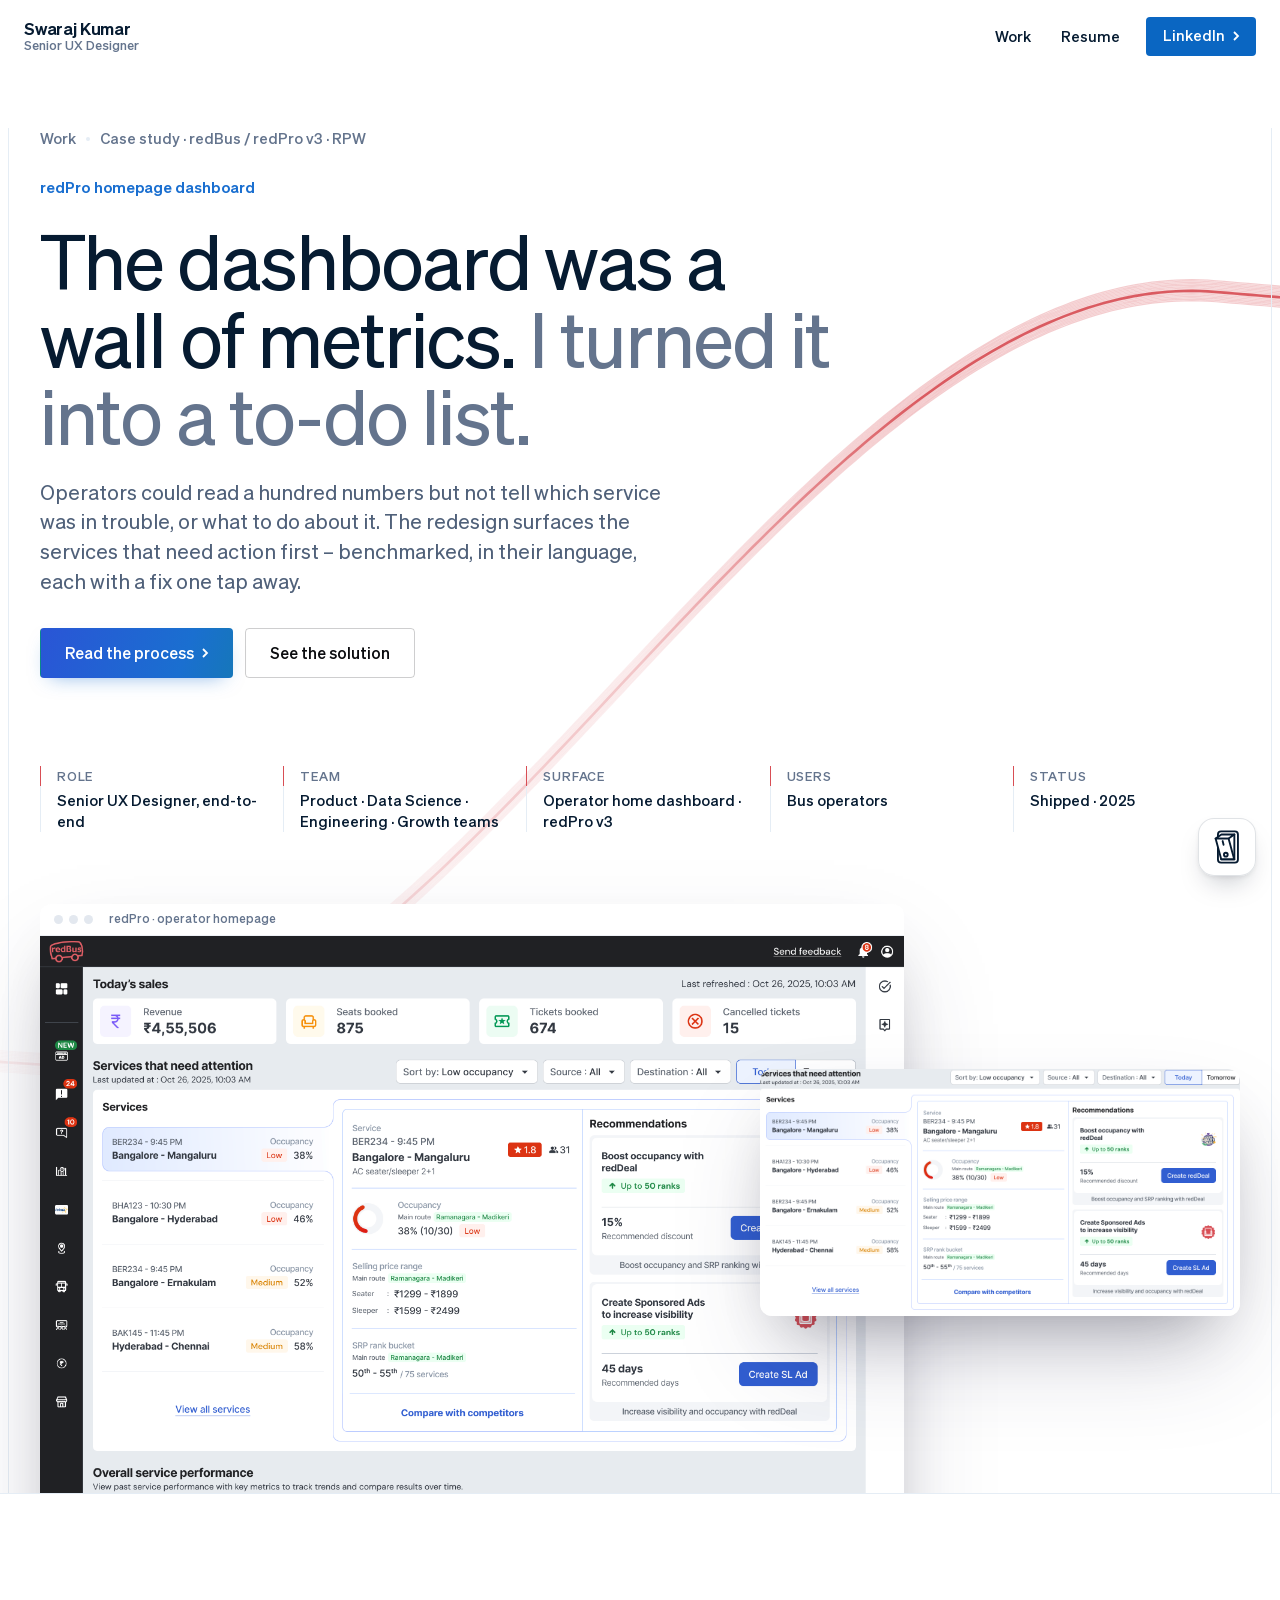
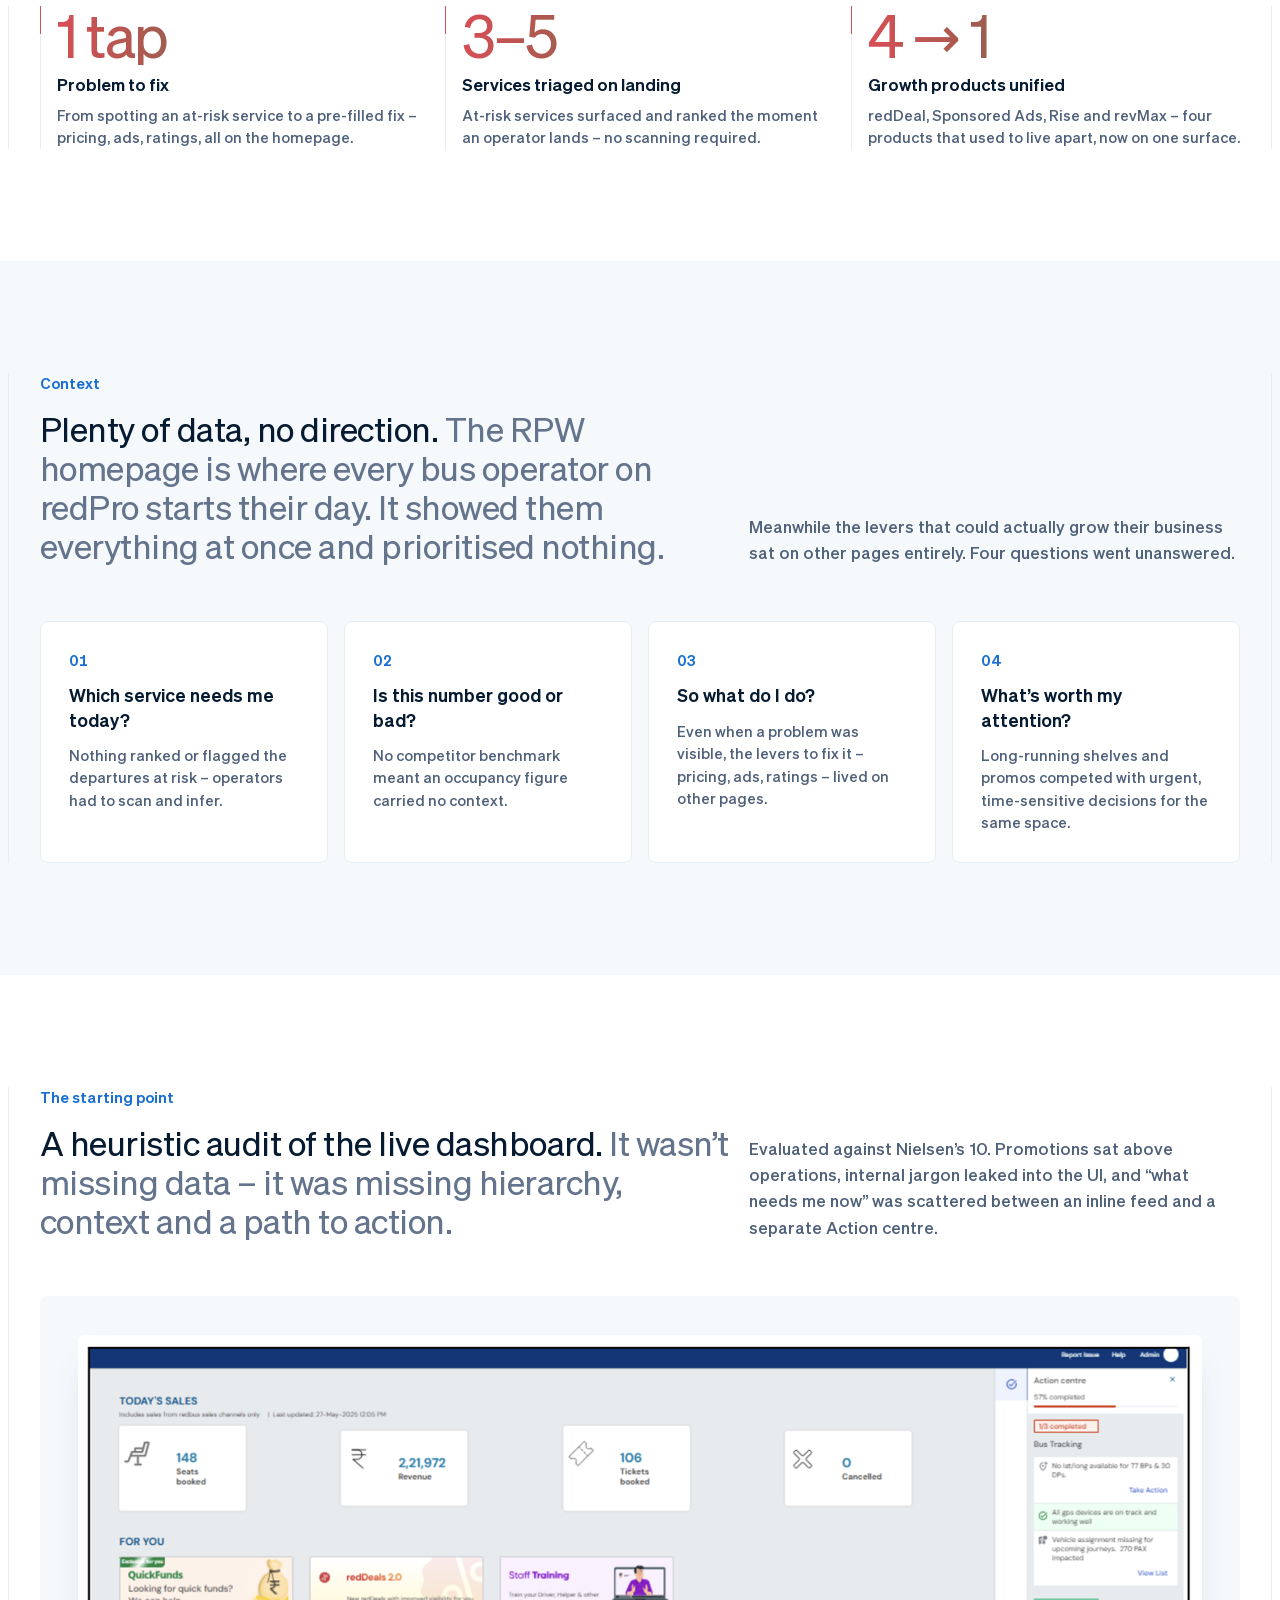
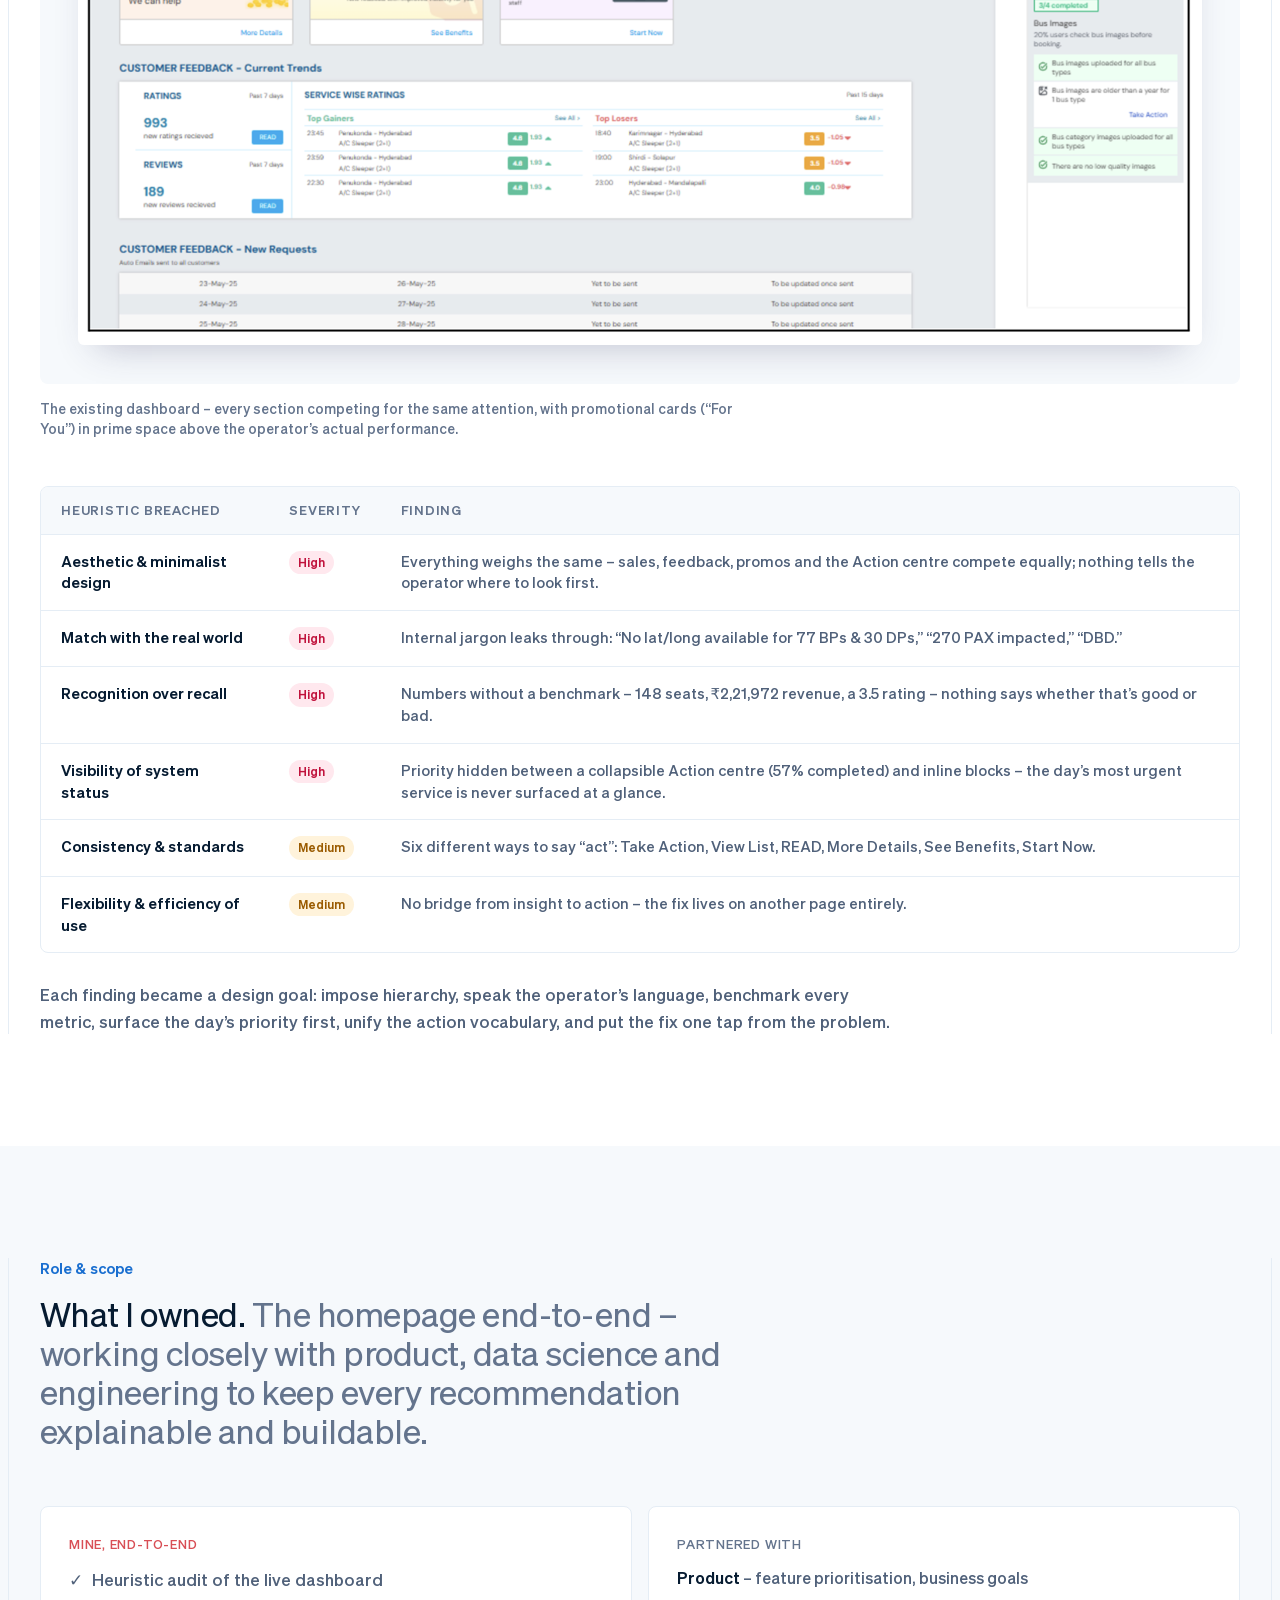
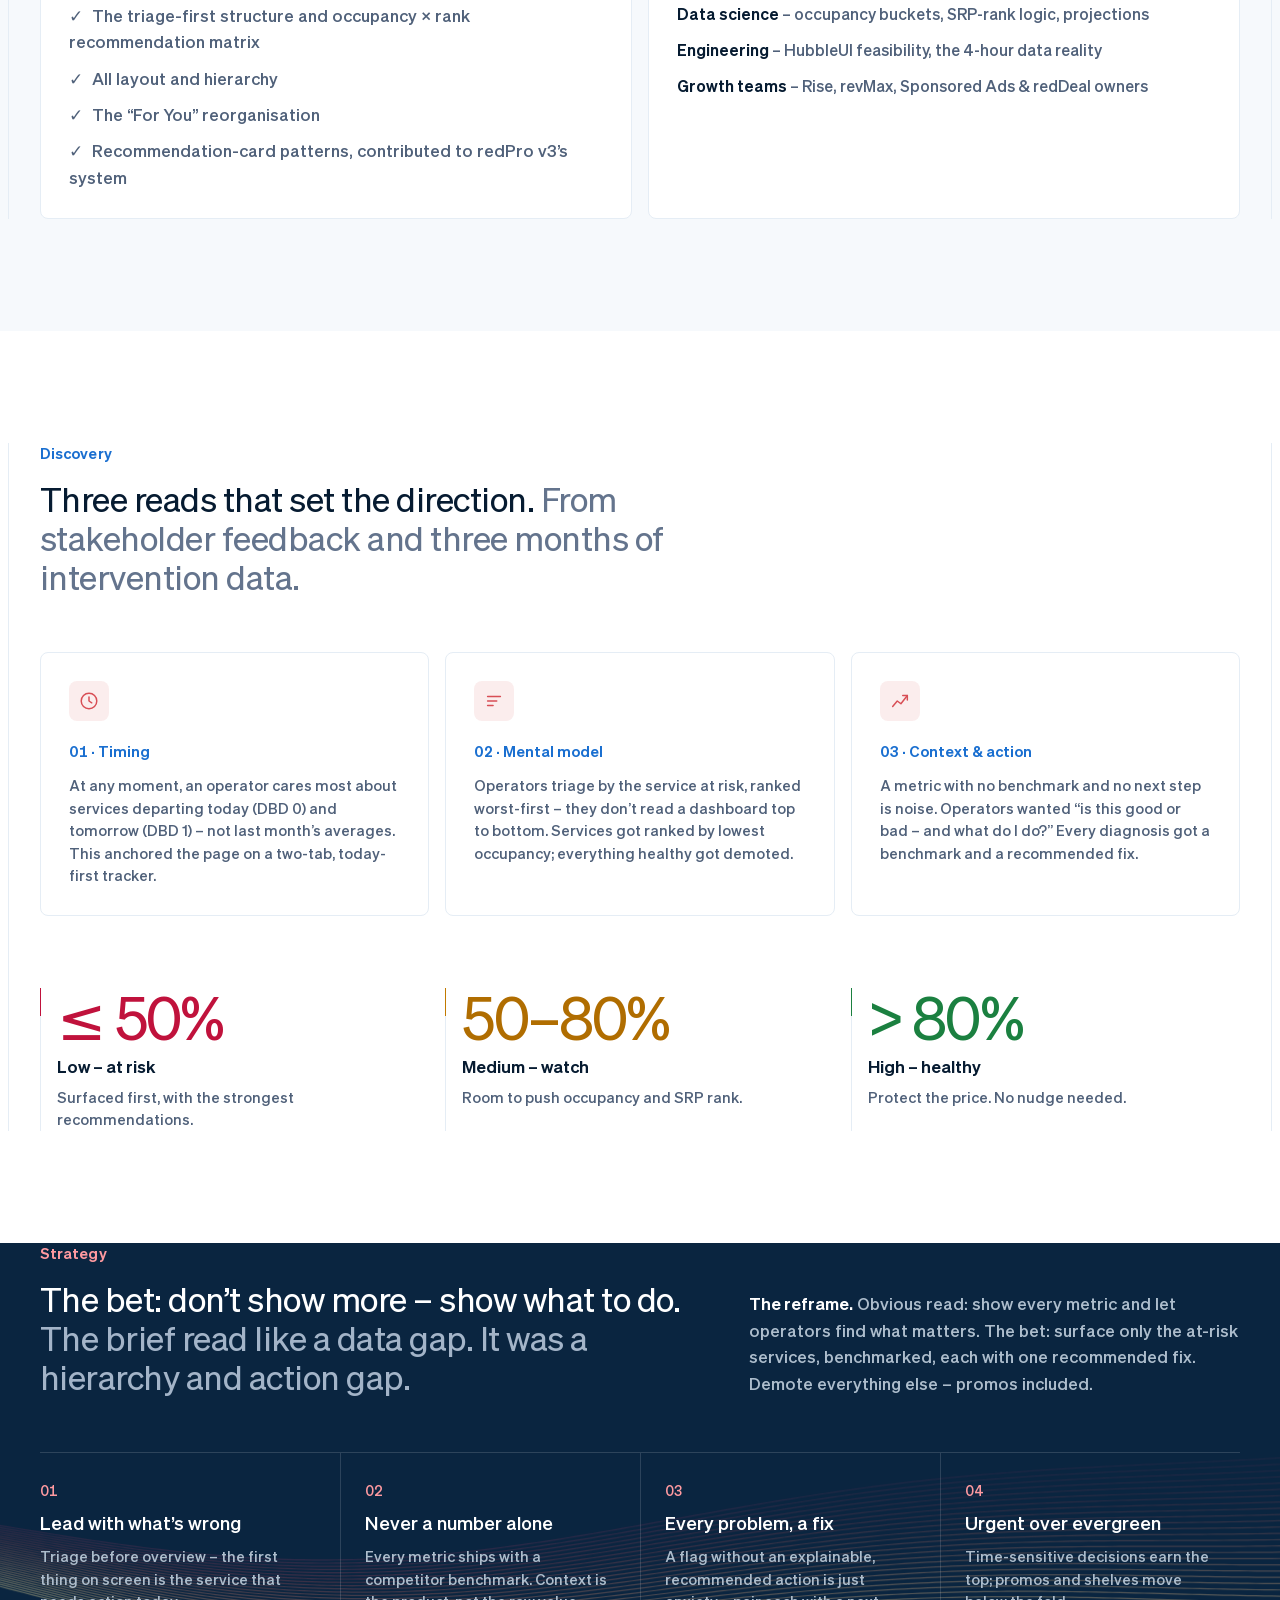
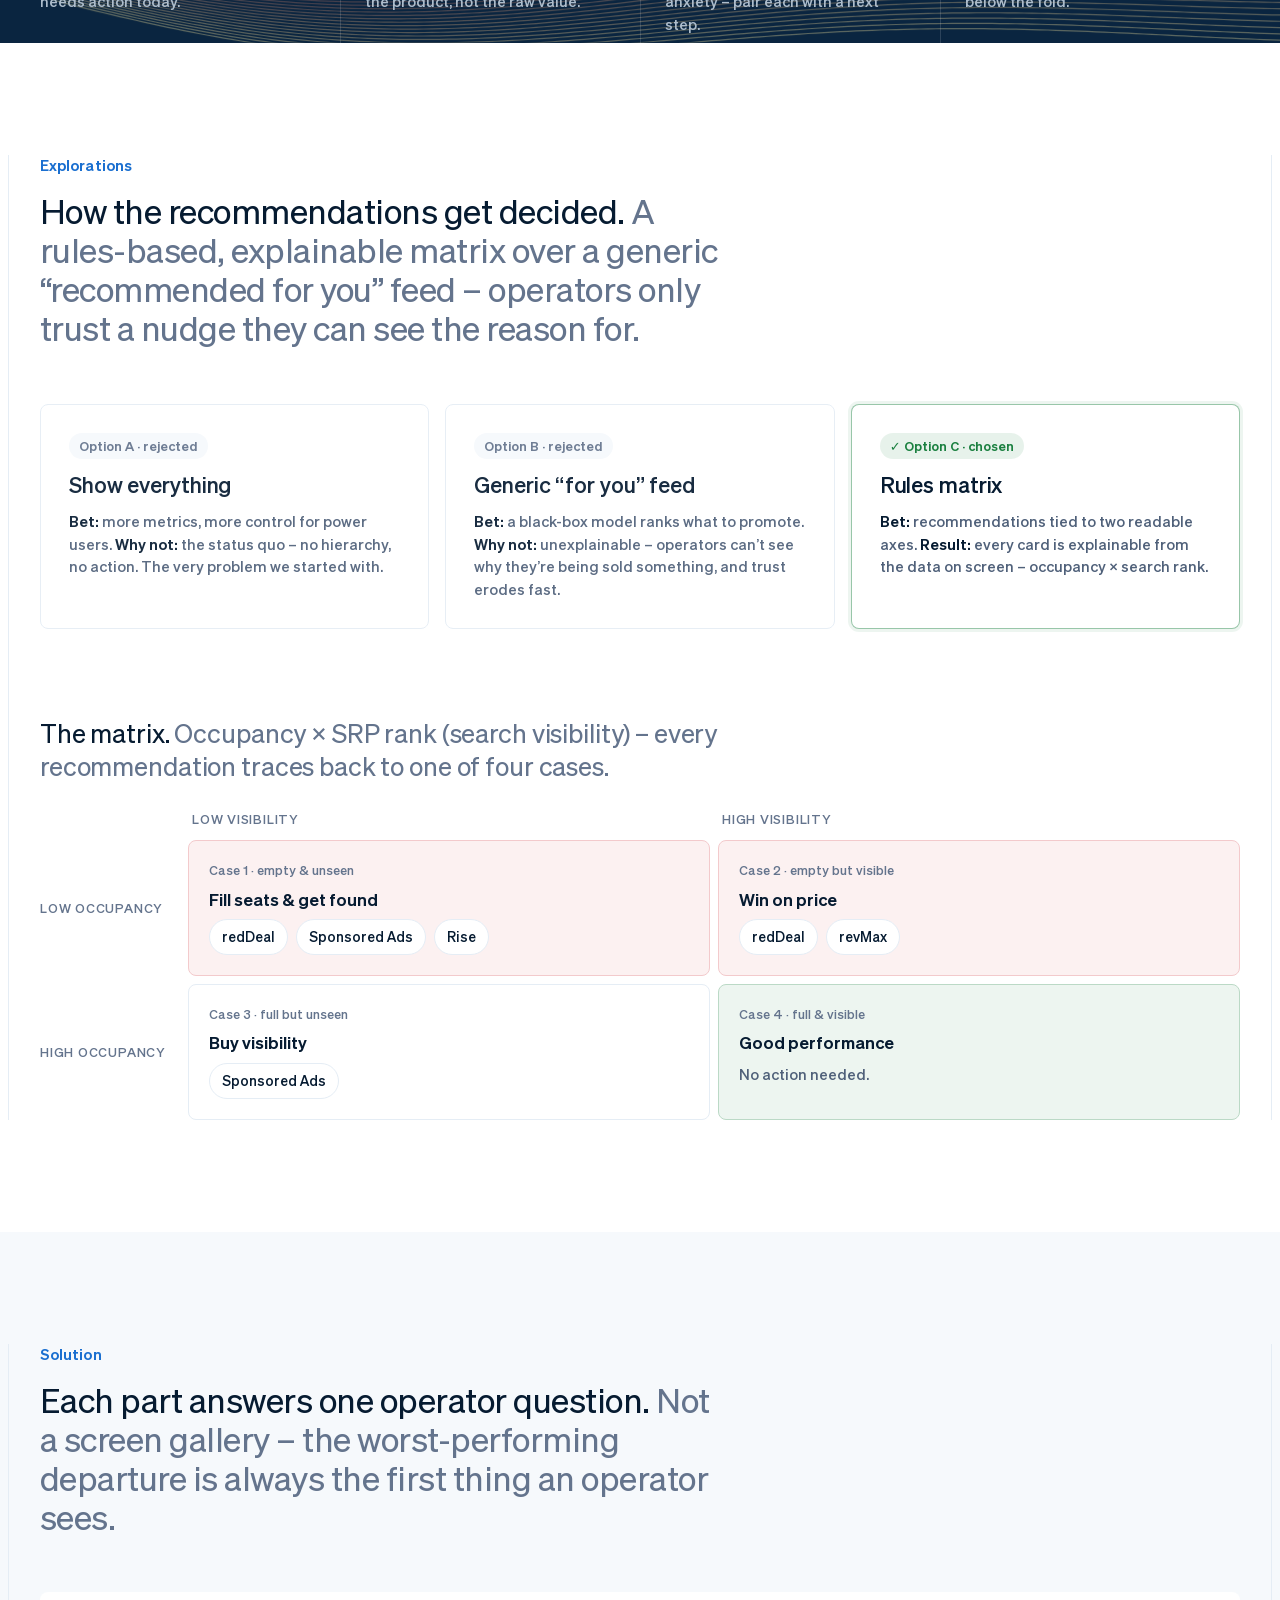
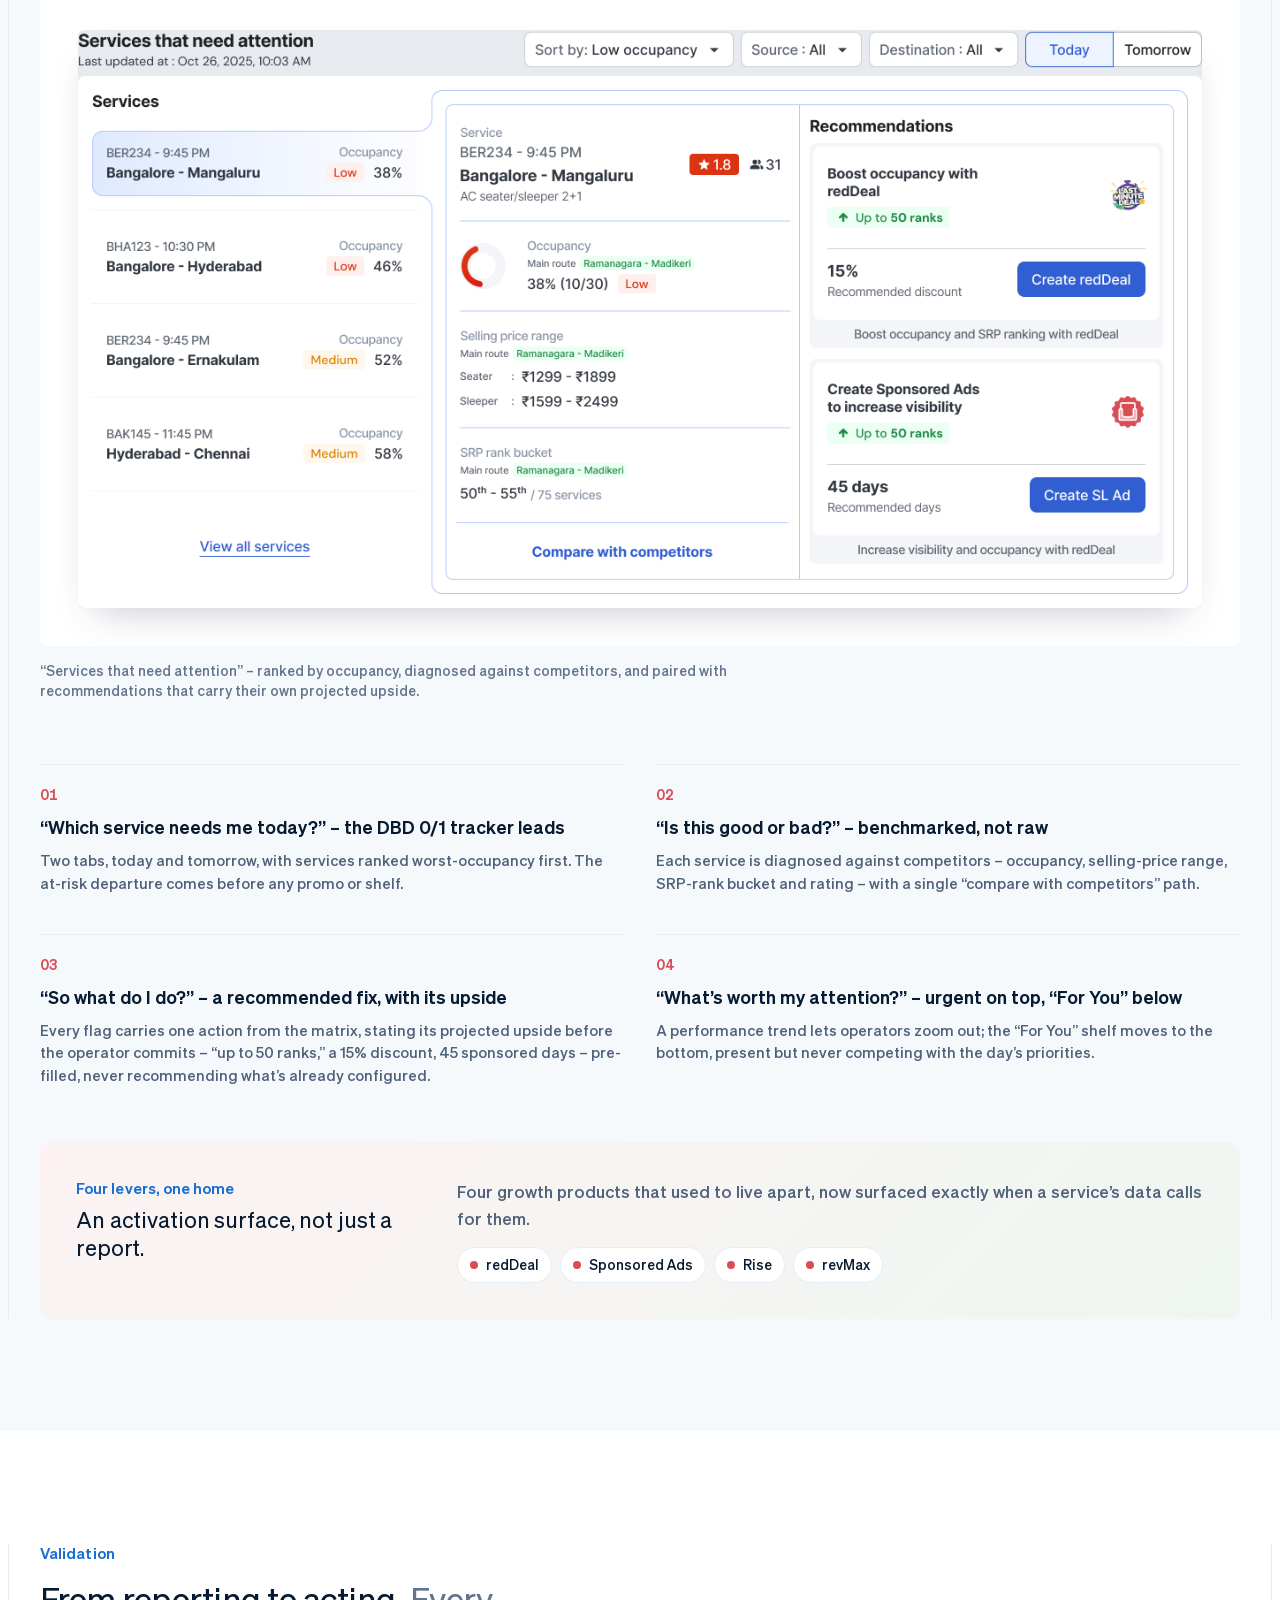
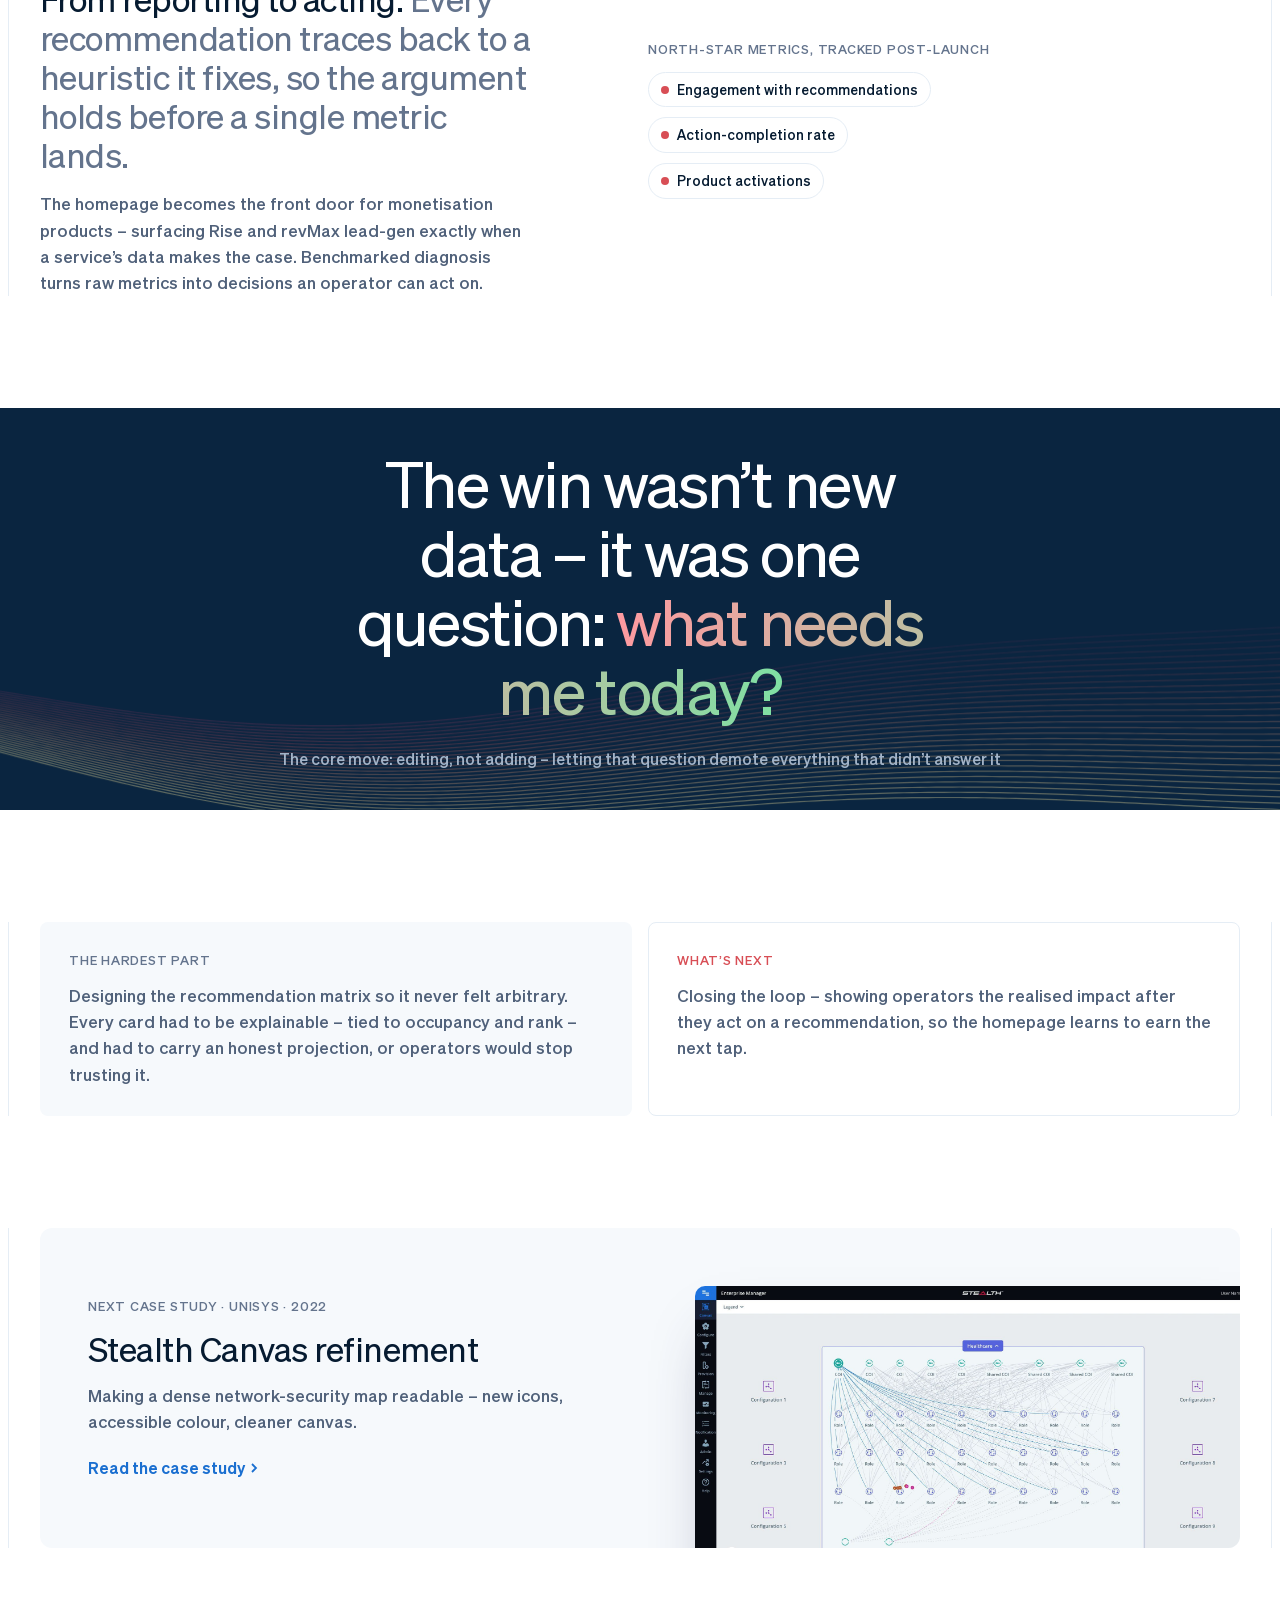
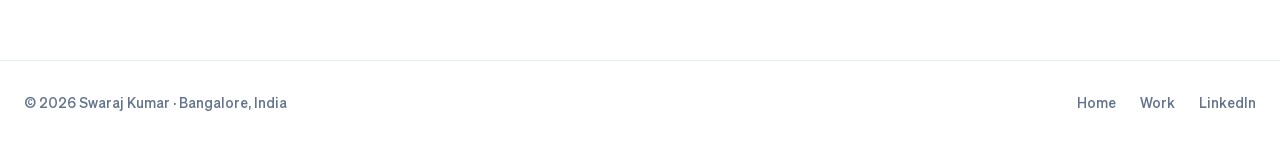
<file: work/rpw-homepage-revamp.html>
<!doctype html>
<html lang="en">
<head>
<meta charset="utf-8">
<title>Swaraj Kumar — Senior UX Designer</title>
<meta name="robots" content="noindex">
<link rel="canonical" href="https://swaraj-kumarux.github.io/case-studies/redpro-homepage.html">
<meta http-equiv="refresh" content="0; url=https://swaraj-kumarux.github.io/case-studies/redpro-homepage.html">
<script>location.replace("https://swaraj-kumarux.github.io/case-studies/redpro-homepage.html");</script>
</head>
<body><p>This page has moved to <a href="https://swaraj-kumarux.github.io/case-studies/redpro-homepage.html">https://swaraj-kumarux.github.io/case-studies/redpro-homepage.html</a>.</p></body>
</html>
</file>
<file: case-studies/case.css>
/* ------------------------------------------------------------------ *
 * Söhne variable, shared with the home page (extracted once to a file).
 * ------------------------------------------------------------------ */
@font-face{font-family:sohne-var;src:url(../assets/sohne-var.woff2) format("woff2");font-weight:1 1000;font-display:block}

/* ---------------------------- design tokens ---------------------------- */
:root{
  --font:"sohne-var","SF Pro Display",system-ui,sans-serif;
  --mono:ui-monospace,SFMono-Regular,Menlo,monospace;
  --ink:#061b31;              /* heading solid */
  --body:#50617a;             /* text subdued */
  --quiet:#64748d;            /* heading subdued */
  --rule:#e5edf5;             /* surface border quiet */
  --wash:#f6f9fc;             /* surface bg subdued */
  --brand:#1a6fd0;
  --brand-hover:#1557b0;
  --brand-soft:#eaf2ff;
  --navy:#0a2540;
  /* project colours: each case study overrides these */
  --p1:#3b85c8;               /* project primary   */
  --p2:#008075;               /* project secondary */
  --p1-light:#7fc1ff;         /* on-dark variants  */
  --p2-light:#5ee0c6;
  --paper:#f4f1ea;
  --ease:cubic-bezier(.22,1,.36,1);
  --wrap:1232px;
  --gutter:16px;
}
@media (min-width:640px){:root{--gutter:24px}}
@media (min-width:1264px){:root{--gutter:16px}}

*,*::before,*::after{box-sizing:border-box}
html{-webkit-text-size-adjust:100%;scroll-padding-top:88px}
body{margin:0;background:#fff;color:var(--ink);font-family:var(--font);font-weight:400;font-size:16px;line-height:1.4;
  -webkit-font-smoothing:antialiased;font-feature-settings:"ss01"}
img{max-width:100%;display:block}
a{color:inherit}
h1,h2,h3,h4,p,figure,blockquote,ul,ol,dl,dd{margin:0}
ul,ol{padding:0;list-style:none}
:focus-visible{outline:2px solid var(--brand);outline-offset:3px;border-radius:4px}
.sr-only{position:absolute;width:1px;height:1px;overflow:hidden;clip:rect(0 0 0 0);white-space:nowrap}

/* ---------------------------- layout ---------------------------------- */
/* Stripe's page is drawn on a ruled frame: 1px guides at the content edges
   run the full height of every light section. */
.wrap{position:relative;max-width:calc(var(--wrap) + 2 * var(--gutter));margin:0 auto;padding:0 var(--gutter)}
.ruled .wrap::before,.ruled .wrap::after{content:"";position:absolute;top:0;bottom:0;width:1px;background:var(--rule);pointer-events:none}
.ruled .wrap::before{left:0}.ruled .wrap::after{right:0}
@media (max-width:1263px){.ruled .wrap::before,.ruled .wrap::after{display:none}}
.sec{padding:112px 0}
@media (max-width:939px){.sec{padding:80px 0}}
.grid{display:grid;grid-template-columns:repeat(12,minmax(0,1fr));gap:16px}
.inner{padding:0 var(--gutter)}
@media (min-width:1264px){.inner{padding:0 16px}}

/* ---------------------------- type ------------------------------------ */
.eyebrow{font-size:15px;line-height:20px;font-weight:500;color:var(--brand);letter-spacing:.005em}
.eyebrow--teal{color:var(--p2)}
.h-xxl{font-size:clamp(44px,6.4vw,76px);line-height:1.02;font-weight:300;letter-spacing:-.025em}
.h-xl{font-size:clamp(34px,4.2vw,52px);line-height:1.06;font-weight:300;letter-spacing:-.02em}
.h-lg{font-size:clamp(26px,2.9vw,34px);line-height:1.15;font-weight:300;letter-spacing:-.015em}
.h-md{font-size:22px;line-height:1.25;font-weight:400;letter-spacing:-.005em}
.h-sm{font-size:18px;line-height:1.35;font-weight:500}
/* Stripe's signature inline heading: a solid lead-in, then a subdued run-on */
.sub{color:var(--quiet)}
.lede{font-size:clamp(18px,1.6vw,21px);line-height:1.45;font-weight:300;color:var(--body)}
.text{font-size:17px;line-height:1.55;color:var(--body)}
.text-sm{font-size:15px;line-height:1.5;color:var(--body)}
.text + .text{margin-top:16px}
strong{font-weight:500;color:var(--ink)}

/* ---------------------------- buttons --------------------------------- */
.btn{display:inline-flex;align-items:center;gap:8px;border-radius:4px;font:inherit;font-size:16px;line-height:1;padding:15.5px 24px 16.5px;
  text-decoration:none;white-space:nowrap;cursor:pointer;border:1px solid transparent;transition:background-color .3s,color .3s,border-color .3s}
/* Primary CTA: blue to teal, white text, the same in both themes */
.btn--primary{color:#fff;background-color:#1f62d4;background-image:linear-gradient(110deg,#2a55d6 0%,#1a6fd0 45%,#0b8a86 100%);
  background-size:170% 100%;background-position:0% 50%;box-shadow:0 8px 20px -10px rgba(26,111,208,.55);
  transition:background-position .6s cubic-bezier(.22,1,.36,1),box-shadow .3s}
.btn--primary:hover{background-position:100% 50%;box-shadow:0 12px 26px -10px rgba(11,138,134,.55)}
.btn--secondary{color:#0b0c0f;border-color:rgba(11,12,15,.2);padding-block:14.5px 15.5px}
.btn--secondary:hover{color:#000;border-color:#0b0c0f}
/* LinkedIn keeps LinkedIn blue in both themes */
.btn--linkedin,.btn--linkedin.btn--primary{background:#0a66c2;background-image:none;box-shadow:none;color:#fff}
.btn--linkedin:hover,.btn--linkedin.btn--primary:hover{background:#004182;background-image:none}
.btn--on-dark{background:#fff;color:var(--navy)}
.arrow{overflow:visible;width:6px;height:10px}
.arrow .shaft{opacity:0;transition:opacity .2s}
.arrow g{transition:transform .2s}
a:hover .arrow .shaft{opacity:1}
a:hover .arrow g{transform:translateX(3px)}
.link{color:var(--brand);text-decoration:none;font-weight:500;display:inline-flex;align-items:center;gap:6px}
.link:hover{color:#0b8a86}

/* ---------------------------- nav ------------------------------------- */
.nav{position:sticky;top:0;z-index:20;background:rgba(255,255,255,.0);transition:background-color .3s,box-shadow .3s;backdrop-filter:saturate(1.6) blur(0)}
.nav.is-stuck{background:rgba(255,255,255,.86);box-shadow:0 1px 0 var(--rule);backdrop-filter:saturate(1.6) blur(14px);-webkit-backdrop-filter:saturate(1.6) blur(14px)}
.nav__row{display:flex;align-items:center;justify-content:space-between;height:72px;padding:0 var(--gutter)}
@media (min-width:1264px){.nav__row{padding:0 16px}}
.nav__brand{display:flex;flex-direction:column;text-decoration:none;line-height:1.15}
.nav__brand b{font-weight:500;font-size:17px;letter-spacing:-.01em}
.nav__brand span{font-size:13px;color:var(--quiet)}
.nav__links{display:flex;align-items:center;gap:6px}
.nav__links a{font-size:15px;text-decoration:none;padding:10px 12px;border-radius:4px;color:var(--ink)}
.nav__links a:hover{color:var(--quiet)}
.nav__links .btn{padding:10.5px 16px 11.5px;font-size:15px;margin-left:8px;color:#fff}
.nav__links .btn:hover{color:#fff}
@media (max-width:639px){.nav__links a:not(.btn){display:none}}

/* ---------------------------- hero ------------------------------------ */
.hero{position:relative;overflow:hidden;padding:56px 0 0}
.hero__bg{position:absolute;inset:0;width:100%;height:100%;pointer-events:none}
.hero__crumb{display:flex;align-items:center;gap:10px;font-size:15px;margin-bottom:28px}
.hero__crumb a{text-decoration:none;color:var(--quiet)}
.hero__crumb a:hover{color:var(--ink)}
.hero__crumb i{width:4px;height:4px;border-radius:50%;background:var(--rule)}
.hero__copy{grid-column:1 / span 8;display:flex;flex-direction:column;gap:24px;position:relative;z-index:1}
.hero__copy .lede{max-width:640px}
.hero__actions{display:flex;flex-wrap:wrap;gap:12px;margin-top:8px}
.hero__facts{grid-column:1 / -1;display:grid;grid-template-columns:repeat(5,minmax(0,1fr));gap:16px;margin-top:72px;position:relative;z-index:1}
@media (max-width:939px){.hero__copy{grid-column:1 / -1}.hero__facts{grid-template-columns:repeat(2,minmax(0,1fr));row-gap:28px}}
/* stat columns: a 1px rule with a short brand segment at its top */
.fact{position:relative;padding-left:16px;border-left:1px solid var(--rule)}
.fact::before{content:"";position:absolute;left:-1px;top:0;width:1px;height:20px;background:var(--p1)}
.fact dt{font-size:13px;line-height:20px;color:var(--quiet);text-transform:uppercase;letter-spacing:.06em}
.fact dd{font-size:15px;line-height:21px;color:var(--ink);margin-top:4px}
.hero__stage{position:relative;z-index:1;margin-top:72px;height:clamp(300px,46vw,620px)}
.frame{position:absolute;border-radius:12px;background:#fff;overflow:hidden;
  box-shadow:0 50px 100px -20px rgba(50,50,93,.25),0 30px 60px -30px rgba(0,0,0,.3)}
.frame__bar{display:flex;align-items:center;gap:6px;height:32px;padding:0 14px;border-bottom:1px solid #eef1f6;background:#fff;font-size:12px;color:var(--quiet)}
.frame__bar i{width:9px;height:9px;border-radius:50%;background:#e3e8ef}
.frame__bar span{margin-left:10px}
.frame img{width:100%;height:auto}
.hero__main{left:0;width:72%;top:0}
.hero__side{right:0;width:34%;top:22%;border-radius:12px}
.hero__side img{border-radius:12px}
@media (max-width:639px){.hero__main{width:100%}.hero__side{display:none}}

/* ---------------------------- section heads --------------------------- */
.head{display:grid;grid-template-columns:repeat(12,minmax(0,1fr));gap:16px;margin-bottom:56px}
.head__l{grid-column:1 / span 7;display:flex;flex-direction:column;gap:16px}
.head__r{grid-column:8 / span 5;align-self:end}
@media (max-width:939px){.head__l,.head__r{grid-column:1 / -1}}

/* ---------------------------- objective ------------------------------- */
.objective{display:grid;grid-template-columns:repeat(12,minmax(0,1fr));gap:16px}
.objective__q{grid-column:1 / span 8}
.objective__note{grid-column:9 / span 4;align-self:end;padding-left:16px;border-left:1px solid var(--rule)}
@media (max-width:939px){.objective__q,.objective__note{grid-column:1 / -1}}

/* ---------------------------- figures --------------------------------- */
.fig{display:flex;flex-direction:column;gap:14px}
.fig__panel{border-radius:8px;background:var(--wash);padding:clamp(16px,3vw,40px);overflow:hidden}
.fig__panel img{width:100%;height:auto;border-radius:6px;box-shadow:0 18px 36px -18px rgba(50,50,93,.3)}
.fig__panel--paper{background:var(--paper)}
.fig__panel--scroll{overflow-x:auto}
.fig__panel--scroll img{min-width:900px}
.fig figcaption{font-size:14px;line-height:20px;color:var(--quiet);max-width:72ch}
.stack{display:flex;flex-direction:column;gap:40px}

/* ---------------------------- cards ----------------------------------- */
.cards-2{display:grid;grid-template-columns:repeat(2,minmax(0,1fr));gap:16px}
.cards-3{display:grid;grid-template-columns:repeat(3,minmax(0,1fr));gap:16px}
.cards-4{display:grid;grid-template-columns:repeat(4,minmax(0,1fr));gap:16px}
@media (max-width:939px){.cards-3,.cards-4{grid-template-columns:1fr 1fr}}
@media (max-width:639px){.cards-2,.cards-3,.cards-4{grid-template-columns:1fr}}
.card{position:relative;border-radius:8px;border:1px solid var(--rule);background:#fff;padding:28px;display:flex;flex-direction:column;gap:12px}
.card--wash{background:var(--wash);border-color:transparent}
.card__label{font-size:13px;letter-spacing:.06em;text-transform:uppercase;color:var(--quiet)}
.card__num{font-size:15px;color:var(--brand);font-variant-numeric:tabular-nums;font-weight:500}
.icon{width:40px;height:40px;border-radius:8px;background:color-mix(in srgb,var(--p1) 10%,transparent);display:grid;place-items:center;margin-bottom:8px}
.icon svg{width:22px;height:22px;fill:none;stroke:var(--p1);stroke-width:1.6;stroke-linecap:round;stroke-linejoin:round}

/* ---------------------------- research -------------------------------- */
.research{display:grid;grid-template-columns:repeat(12,minmax(0,1fr));gap:16px;align-items:start}
.research__sheets{grid-column:1 / span 6;position:relative;aspect-ratio:1/0.92;border-radius:8px;background:linear-gradient(160deg,var(--wash) 20%,var(--paper));overflow:hidden}
.sheet{position:absolute;width:64%;height:auto;border-radius:3px;box-shadow:0 30px 50px -20px rgba(50,50,93,.4)}
.sheet--a{left:6%;top:9%;transform:rotate(-4deg)}
.sheet--b{right:5%;top:32%;transform:rotate(3.5deg)}
.research__quotes{grid-column:8 / span 5;display:flex;flex-direction:column;gap:20px}
@media (max-width:939px){.research__sheets,.research__quotes{grid-column:1 / -1}}
.quote{padding-left:20px;border-left:2px solid var(--p1)}
.quote--teal{border-left-color:var(--p2)}
.quote__who{font-size:13px;letter-spacing:.06em;text-transform:uppercase;color:var(--quiet);margin-bottom:8px}
.quote blockquote{font-size:22px;line-height:1.35;font-weight:300;color:var(--ink);letter-spacing:-.005em}
/* finding -> shipped pairs */
.trace{display:grid;grid-template-columns:minmax(0,1fr) 56px minmax(0,1fr);align-items:stretch;border:1px solid var(--rule);border-radius:8px;overflow:hidden;background:#fff}
.trace + .trace{margin-top:16px}
.trace__cell{padding:24px 28px;display:flex;flex-direction:column;gap:10px}
.trace__cell--out{background:var(--wash)}
.trace__arrow{display:grid;place-items:center;background:linear-gradient(90deg,#fff 50%,var(--wash) 50%)}
.trace__arrow span{width:32px;height:32px;border-radius:50%;background:#fff;border:1px solid var(--rule);display:grid;place-items:center;color:var(--brand)}
.trace__cell blockquote{font-size:18px;line-height:1.4;font-weight:300;color:var(--ink)}
@media (max-width:639px){.trace{grid-template-columns:1fr}.trace__arrow{height:40px;background:linear-gradient(180deg,#fff 50%,var(--wash) 50%)}.trace__arrow span{transform:rotate(90deg)}}

/* ---------------------------- dark band ------------------------------- */
.dark{position:relative;overflow:hidden;background:var(--navy);color:#fff}
.dark .sub{color:#a3b4c8}
.dark .text{color:#adbdcc}
.dark__bg{position:absolute;inset:0;width:100%;height:100%;pointer-events:none;opacity:.9}
.pull{position:relative;z-index:1;text-align:center;display:flex;flex-direction:column;align-items:center;gap:24px;padding:40px 0}
.pull blockquote{font-size:clamp(34px,5vw,64px);line-height:1.08;font-weight:300;letter-spacing:-.025em;max-width:16ch}
.pull blockquote em{font-style:normal;background:linear-gradient(90deg,var(--p1-light),var(--p2-light));-webkit-background-clip:text;background-clip:text;color:transparent}
.pull figcaption{font-size:16px;color:#a3b4c8}

/* ---------------------------- testing --------------------------------- */
.versus{display:grid;grid-template-columns:repeat(2,minmax(0,1fr));gap:16px}
@media (max-width:939px){.versus{grid-template-columns:1fr}}
.version{border-radius:8px;border:1px solid var(--rule);overflow:hidden;display:flex;flex-direction:column;background:#fff}
.version--win{border-color:color-mix(in srgb,var(--p2) 45%,transparent);box-shadow:0 0 0 3px color-mix(in srgb,var(--p2) 8%,transparent)}
.version__shot{position:relative;aspect-ratio:16/11;background:var(--wash);overflow:hidden}
.version__shot img{position:absolute;left:8%;top:10%;width:84%;height:auto;border-radius:6px;box-shadow:0 30px 60px -24px rgba(50,50,93,.35)}
.version--win .version__shot{background:linear-gradient(170deg,var(--wash) 30%,color-mix(in srgb,var(--p2) 18%,#fff))}
.version__body{padding:24px 28px 28px;display:flex;flex-direction:column;gap:10px}
.badge{align-self:flex-start;display:inline-flex;align-items:center;gap:6px;font-size:13px;font-weight:500;padding:4px 10px;border-radius:999px;background:color-mix(in srgb,var(--p2) 10%,transparent);color:var(--p2)}
.badge--muted{background:var(--wash);color:var(--quiet)}
.verdict{margin-top:16px;display:grid;grid-template-columns:repeat(12,minmax(0,1fr));gap:16px;padding:32px;border-radius:8px;background:var(--wash)}
.verdict__l{grid-column:1 / span 4}
.verdict__r{grid-column:5 / span 8}
@media (max-width:939px){.verdict__l,.verdict__r{grid-column:1 / -1}}
.ask{margin-top:32px;padding:24px 28px;border-radius:8px;border:1px dashed #c9d4e2;font-size:20px;line-height:1.4;font-weight:300}
.ask small{display:block;font-size:13px;letter-spacing:.06em;text-transform:uppercase;color:var(--quiet);margin-bottom:8px}

/* ---------------------------- AI rules -------------------------------- */
.rules{display:grid;grid-template-columns:repeat(4,minmax(0,1fr));gap:0;border-top:1px solid rgba(255,255,255,.14);position:relative;z-index:1}
@media (max-width:939px){.rules{grid-template-columns:1fr 1fr}}
@media (max-width:639px){.rules{grid-template-columns:1fr}}
.rule{padding:28px 24px 8px 0;display:flex;flex-direction:column;gap:10px}
.rule + .rule{padding-left:24px;border-left:1px solid rgba(255,255,255,.14)}
@media (max-width:939px){.rule,.rule + .rule{padding:24px 0;border-left:0;border-bottom:1px solid rgba(255,255,255,.14)}}
.rule__n{font-size:14px;color:var(--p2-light);font-variant-numeric:tabular-nums}
.rule h3{font-size:19px;line-height:1.3;font-weight:400;color:#fff}
.rule p{font-size:15px;line-height:1.5;color:#adbdcc}
.ai-demo{position:relative;z-index:1;margin-top:64px;display:grid;grid-template-columns:repeat(12,minmax(0,1fr));gap:16px;align-items:center}
.ai-demo__copy{grid-column:1 / span 4;display:flex;flex-direction:column;gap:12px}
.ai-demo__shot{grid-column:6 / span 7}
.ai-demo__shot img{border-radius:10px;box-shadow:0 40px 80px -30px rgba(0,0,0,.6)}
@media (max-width:939px){.ai-demo__copy,.ai-demo__shot{grid-column:1 / -1}}
/* the "state, not count" demo */
.summary{display:inline-flex;flex-direction:column;gap:6px;padding:18px 20px;border-radius:10px;background:rgba(255,255,255,.06);border:1px solid rgba(255,255,255,.12)}
.summary s{color:#ff8fa8;text-decoration-thickness:1.5px;font-size:15px}
.summary b{font-weight:400;font-size:30px;letter-spacing:-.02em;background:linear-gradient(90deg,var(--p1-light),var(--p2-light));-webkit-background-clip:text;background-clip:text;color:transparent}

/* ---------------------------- tokens ---------------------------------- */
.swatch{border-radius:8px;border:1px solid var(--rule);overflow:hidden;background:#fff}
.swatch__chip{height:120px}
.swatch__meta{padding:16px 18px;display:flex;flex-direction:column;gap:2px}
.swatch__meta b{font-weight:500;font-size:15px}
.swatch__meta code{font-family:var(--mono);font-size:13px;color:var(--quiet)}

/* ---------------------------- gallery --------------------------------- */
.gallery{display:grid;grid-template-columns:repeat(3,minmax(0,1fr));gap:32px 16px}
@media (max-width:939px){.gallery{grid-template-columns:1fr 1fr}}
@media (max-width:519px){.gallery{grid-template-columns:1fr}}
.shot{display:flex;flex-direction:column;gap:12px}
.shot__img{border-radius:8px;overflow:hidden;border:1px solid var(--rule);background:var(--wash);aspect-ratio:4/3}
.shot__img img{width:100%;height:100%;object-fit:cover;object-position:top left;transition:transform .8s var(--ease)}
.shot:hover .shot__img img{transform:scale(1.03)}
.shot__cap{display:flex;justify-content:space-between;align-items:baseline;font-size:15px}
.shot__cap span{color:var(--quiet);font-size:13px;font-variant-numeric:tabular-nums}

/* ---------------------------- next / footer --------------------------- */
.next{display:grid;grid-template-columns:repeat(12,minmax(0,1fr));gap:16px;align-items:center;text-decoration:none;
  border-radius:12px;overflow:hidden;background:var(--wash);min-height:320px;position:relative}
.next__copy{grid-column:1 / span 6;padding:48px;display:flex;flex-direction:column;gap:14px;position:relative;z-index:1}
.next__art{grid-column:7 / span 6;align-self:stretch;position:relative;overflow:hidden}
.next__art img{position:absolute;left:8%;top:18%;width:96%;max-width:none;border-radius:10px;box-shadow:0 30px 60px -24px rgba(50,50,93,.4);transition:transform .8s var(--ease)}
.next:hover .next__art img{transform:translateY(-8px)}
@media (max-width:939px){.next__copy,.next__art{grid-column:1 / -1}.next__art{height:260px}.next__copy{padding:32px}}
.foot{border-top:1px solid var(--rule);padding:32px 0 48px;font-size:14px;color:var(--quiet)}
.foot .row{display:flex;flex-wrap:wrap;gap:16px 32px;justify-content:space-between;padding:0 var(--gutter)}
@media (min-width:1264px){.foot .row{padding:0 16px}}
.foot a{text-decoration:none}
.foot a:hover{color:var(--ink)}
.foot nav{display:flex;gap:24px}

/* ---------------------------- reveal ---------------------------------- */
@media (prefers-reduced-motion:no-preference){
  .js .reveal{opacity:0;transform:translate3d(0,30px,0);transition:opacity .75s linear,transform .9s var(--ease);transition-delay:var(--d,0ms)}
  .js .reveal.is-in{opacity:1;transform:none}
}

/* ==================================================================== *
 * Components added for the HubbleUI and redPro case studies
 * ==================================================================== */
/* big stat row — Stripe's "135+ currencies" pattern */
.stats{display:grid;grid-template-columns:repeat(3,minmax(0,1fr));gap:16px}
@media (max-width:639px){.stats{grid-template-columns:1fr;row-gap:32px}}
.stat{position:relative;padding-left:16px;border-left:1px solid var(--rule);display:flex;flex-direction:column;gap:8px}
.stat::before{content:"";position:absolute;left:-1px;top:0;width:1px;height:28px;background:var(--p1)}
.stat__n{font-size:clamp(40px,4.6vw,60px);line-height:1;font-weight:300;letter-spacing:-.03em;color:var(--ink)}
.stat__n--grad{background:linear-gradient(90deg,var(--p1),var(--p2));-webkit-background-clip:text;background-clip:text;color:transparent}
.stat__t{font-size:17px;line-height:1.35;font-weight:500;color:var(--ink)}
.stat__d{font-size:15px;line-height:1.5;color:var(--body)}
.dark .stat{border-left-color:rgba(255,255,255,.16)}
.dark .stat__n,.dark .stat__t{color:#fff}
.dark .stat__d{color:#adbdcc}

/* data table — quiet header, hairline rows */
.table-wrap{overflow-x:auto;border:1px solid var(--rule);border-radius:8px;background:#fff}
.table{width:100%;border-collapse:collapse;font-size:15px;line-height:1.45;min-width:640px}
.table th{text-align:left;font-weight:500;font-size:13px;letter-spacing:.06em;text-transform:uppercase;color:var(--quiet);padding:14px 20px;background:var(--wash);border-bottom:1px solid var(--rule)}
.table td{padding:16px 20px;border-bottom:1px solid var(--rule);color:var(--body);vertical-align:top}
.table tr:last-child td{border-bottom:0}
.table td:first-child{color:var(--ink);font-weight:500}
.table .after{color:var(--ink)}
.sev{display:inline-block;font-size:12px;font-weight:500;padding:3px 9px;border-radius:999px;white-space:nowrap}
.sev--high{background:#ffe8ee;color:#c0123c}
.sev--med{background:#fff3db;color:#9a5b00}

/* chips */
.chips{display:flex;flex-wrap:wrap;gap:8px}
.chip{display:inline-flex;align-items:center;gap:8px;font-size:14px;padding:7px 12px;border-radius:999px;background:#fff;border:1px solid var(--rule);color:var(--ink)}
.chip i{width:8px;height:8px;border-radius:50%;background:var(--p1)}
.dark .chip{background:rgba(255,255,255,.06);border-color:rgba(255,255,255,.14);color:#fff}

/* callout — "the judgment call", "symptom vs defect" */
.callout{display:grid;grid-template-columns:repeat(12,minmax(0,1fr));gap:16px;padding:36px;border-radius:12px;
  background:linear-gradient(135deg,color-mix(in srgb,var(--p1) 7%,#fff),color-mix(in srgb,var(--p2) 7%,#fff))}
.callout__l{grid-column:1 / span 4}
.callout__r{grid-column:5 / span 8}
@media (max-width:939px){.callout__l,.callout__r{grid-column:1 / -1}.callout{padding:28px}}

/* weighted bars (Adoption Score) */
.bars{display:flex;flex-direction:column;gap:18px}
.bar__top{display:flex;justify-content:space-between;align-items:baseline;gap:16px;margin-bottom:8px}
.bar__top b{font-weight:500;font-size:16px}
.bar__top span{font-size:15px;color:var(--p1);font-variant-numeric:tabular-nums;font-weight:500}
.bar__track{height:8px;border-radius:4px;background:#eef2f7;overflow:hidden}
.bar__fill{display:block;height:100%;width:var(--w);border-radius:4px;background:linear-gradient(90deg,var(--p1),var(--p2));transform-origin:left}
.bar p{margin-top:8px;font-size:14px;line-height:1.45;color:var(--body)}
@media (prefers-reduced-motion:no-preference){
  .js .reveal .bar__fill{transform:scaleX(0);transition:transform 1.2s var(--ease) .3s}
  .js .reveal.is-in .bar__fill{transform:none}
}

/* code card */
.code{border-radius:12px;background:#0d1b2e;color:#d6e2f0;overflow:hidden;box-shadow:0 40px 80px -30px rgba(0,0,0,.5)}
.code__bar{display:flex;align-items:center;gap:6px;height:38px;padding:0 16px;border-bottom:1px solid rgba(255,255,255,.08);font-size:12px;color:#8aa0b8;letter-spacing:.06em;text-transform:uppercase}
.code__bar i{width:9px;height:9px;border-radius:50%;background:rgba(255,255,255,.14)}
.code__bar span{margin-left:10px}
.code pre{margin:0;padding:24px;overflow-x:auto;font-family:var(--mono);font-size:13px;line-height:1.65;white-space:pre}
.code .k{color:var(--p2-light)}

/* 2x2 matrix */
.matrix{display:grid;grid-template-columns:140px 1fr 1fr;gap:8px}
.matrix__h{font-size:13px;letter-spacing:.06em;text-transform:uppercase;color:var(--quiet);display:flex;align-items:flex-end;padding:0 4px 4px}
.matrix__row{font-size:13px;letter-spacing:.06em;text-transform:uppercase;color:var(--quiet);display:flex;align-items:center;padding-right:8px}
.matrix__cell{border-radius:8px;padding:20px;display:flex;flex-direction:column;gap:8px;border:1px solid var(--rule);background:#fff}
.matrix__cell small{font-size:13px;color:var(--quiet)}
.matrix__cell b{font-weight:500;font-size:17px}
.matrix__cell--hot{background:color-mix(in srgb,var(--p1) 8%,#fff);border-color:color-mix(in srgb,var(--p1) 30%,#fff)}
.matrix__cell--ok{background:color-mix(in srgb,var(--p2) 8%,#fff);border-color:color-mix(in srgb,var(--p2) 30%,#fff)}
@media (max-width:639px){.matrix{grid-template-columns:1fr}.matrix__h,.matrix__row{display:none}}

/* numbered list (solution parts) */
.steps{display:grid;grid-template-columns:repeat(2,minmax(0,1fr));gap:40px 32px}
@media (max-width:639px){.steps{grid-template-columns:1fr}}
.step{display:flex;flex-direction:column;gap:10px;padding-top:20px;border-top:1px solid var(--rule)}
.step__n{font-size:14px;color:var(--p1);font-weight:500;font-variant-numeric:tabular-nums}

/* plugin panels shown side by side */
.panels{display:grid;grid-template-columns:repeat(3,minmax(0,1fr));gap:16px;align-items:start}
@media (max-width:939px){.panels{grid-template-columns:1fr 1fr}}
@media (max-width:519px){.panels{grid-template-columns:1fr}}
.panel{border-radius:10px;overflow:hidden;border:1px solid var(--rule);box-shadow:0 30px 60px -30px rgba(50,50,93,.3);background:#fff}

/* split: copy beside a figure */
.split{display:grid;grid-template-columns:repeat(12,minmax(0,1fr));gap:16px;align-items:center}
.split__copy{grid-column:1 / span 5;display:flex;flex-direction:column;gap:16px}
.split__fig{grid-column:7 / span 6}
.split--rev .split__copy{grid-column:8 / span 5;order:2}
.split--rev .split__fig{grid-column:1 / span 6;order:1}
@media (max-width:939px){.split__copy,.split__fig,.split--rev .split__copy,.split--rev .split__fig{grid-column:1 / -1;order:0}}

.plan-badge{display:inline-flex;align-items:center;gap:8px;font-size:13px;font-weight:500;padding:5px 12px;border-radius:999px;border:1px dashed #c9d4e2;color:var(--quiet)}

/* ==================================================================== *
 * Theme switch: the rocker-switch line icon, floating bottom-right. The
 * rocker morphs between its two real positions - top end raised (light,
 * as drawn) and bottom end raised (dark) - with a little overshoot, the
 * "I" and "O" staying printed on its face.
 * ==================================================================== */
.theme-switch{--sw-bg:rgba(255,255,255,.84);--sw-rule:rgba(6,27,49,.12);--sw-ink:#061b31;--sw-fill:#ffffff;
  position:fixed;right:24px;bottom:24px;z-index:40;width:58px;height:58px;padding:0;margin:0;
  display:grid;place-items:center;border-radius:16px;cursor:pointer;color:var(--sw-ink);
  background:var(--sw-bg);border:1px solid var(--sw-rule);
  -webkit-backdrop-filter:blur(12px) saturate(1.4);backdrop-filter:blur(12px) saturate(1.4);
  box-shadow:0 14px 30px -14px rgba(10,20,40,.4),0 2px 6px -2px rgba(10,20,40,.12);
  transition:transform .2s cubic-bezier(.22,1,.36,1),box-shadow .2s,background-color .3s,border-color .3s;
  -webkit-tap-highlight-color:transparent}
.theme-switch:hover{transform:translateY(-2px);box-shadow:0 18px 34px -14px rgba(10,20,40,.45),0 2px 6px -2px rgba(10,20,40,.12)}
.theme-switch svg{width:40px;height:40px;display:block;overflow:visible;transition:transform .12s ease-out}
.theme-switch:active svg{transform:scale(.9)}
.theme-switch:focus-visible{outline:3px solid rgba(26,111,208,.6);outline-offset:3px}
.theme-switch .sw-line{fill:none;stroke:currentColor;stroke-width:24;stroke-linejoin:round;stroke-linecap:round}
.theme-switch .sw-face{fill:var(--sw-fill);stroke:currentColor;stroke-width:24;stroke-linejoin:round}
html[data-theme="dark"] .theme-switch{--sw-bg:rgba(20,22,27,.86);--sw-rule:rgba(255,255,255,.16);--sw-ink:#f3f6fc;--sw-fill:#14161b}
@media (max-width:639px){.theme-switch{right:16px;bottom:16px;width:52px;height:52px;border-radius:14px}.theme-switch svg{width:36px;height:36px}}

/* lights out: the new theme spreads from the switch */
::view-transition-old(root),::view-transition-new(root){animation:none;mix-blend-mode:normal}
html.theme-switching::view-transition-new(root){animation:theme-reveal .7s cubic-bezier(.65,0,.35,1)}
@keyframes theme-reveal{from{clip-path:circle(0 at var(--vt-x,100%) var(--vt-y,0))}to{clip-path:circle(var(--vt-r,150vmax) at var(--vt-x,100%) var(--vt-y,0))}}
/* fallback cross-fade where view transitions aren't available */
html.theme-fade, html.theme-fade *{transition:background-color .45s ease,color .45s ease,border-color .45s ease !important}

/* ==================================================================== *
 * Dark theme (html[data-theme="dark"]): shared by every case study.
 * ==================================================================== */
html[data-theme="dark"]{
  color-scheme:dark;
  --ink:#f3f6fc; --body:#a6adb8; --quiet:#8a919d;
  --rule:rgba(255,255,255,.11); --wash:#14161b; --paper:#1c1f26;
  --brand-soft:rgba(77,143,240,.16);
  --dk-bg:#0b0c0f; --dk-raised:#1c1f26;
}
html[data-theme="dark"] body{background:var(--dk-bg);color:var(--ink)}
html[data-theme="dark"] .nav.is-stuck{background:rgba(11,12,15,.82);box-shadow:0 1px 0 var(--rule)}
html[data-theme="dark"] .nav__links a:not(.btn){color:var(--ink)}
html[data-theme="dark"] .btn--primary:not(.btn--linkedin){box-shadow:0 10px 26px -10px rgba(40,140,230,.6)}
html[data-theme="dark"] .btn--secondary{color:#f3f6fc;border-color:rgba(255,255,255,.24)}
html[data-theme="dark"] .btn--secondary:hover{color:#fff;border-color:#f3f6fc}
html[data-theme="dark"] .link,html[data-theme="dark"] .eyebrow:not(.eyebrow--teal){color:#8fc0ff}
html[data-theme="dark"] .card,html[data-theme="dark"] .trace,html[data-theme="dark"] .version,
html[data-theme="dark"] .swatch,html[data-theme="dark"] .table-wrap,html[data-theme="dark"] .panel,
html[data-theme="dark"] .matrix__cell,html[data-theme="dark"] .chip{background:var(--wash);border-color:var(--rule)}
html[data-theme="dark"] .card--wash,html[data-theme="dark"] .trace__cell--out,html[data-theme="dark"] .verdict,
html[data-theme="dark"] .fig__panel,html[data-theme="dark"] .next{background:#171a20}
html[data-theme="dark"] .trace__arrow{background:linear-gradient(90deg,var(--wash) 50%,#171a20 50%)}
html[data-theme="dark"] .trace__arrow span{background:var(--dk-raised);border-color:var(--rule);color:#8fc0ff}
html[data-theme="dark"] .fig__panel[style*="background:#fff"]{background:#171a20 !important}
html[data-theme="dark"] .table th{background:#171a20;border-color:var(--rule)}
html[data-theme="dark"] .table td{border-color:var(--rule)}
html[data-theme="dark"] .frame{background:var(--dk-raised);box-shadow:0 50px 100px -20px rgba(0,0,0,.6)}
html[data-theme="dark"] .frame__bar{background:var(--dk-raised);border-color:var(--rule)}
html[data-theme="dark"] .frame__bar i{background:rgba(255,255,255,.16)}
html[data-theme="dark"] .callout{background:linear-gradient(135deg,color-mix(in srgb,var(--p1) 14%,#14161b),color-mix(in srgb,var(--p2) 12%,#14161b))}
html[data-theme="dark"] .research__sheets{background:linear-gradient(160deg,#14161b 20%,#1c1f26)}
html[data-theme="dark"] .version__shot{background:#171a20}
html[data-theme="dark"] .version--win .version__shot{background:linear-gradient(170deg,#171a20 30%,color-mix(in srgb,var(--p2) 22%,#171a20))}
html[data-theme="dark"] .badge--muted{background:var(--dk-raised)}
html[data-theme="dark"] .ask{border-color:rgba(255,255,255,.18)}
html[data-theme="dark"] .sev--high{background:rgba(234,34,97,.18);color:#ff8fae}
html[data-theme="dark"] .sev--med{background:rgba(245,165,36,.18);color:#ffcf7a}
html[data-theme="dark"] .plan-badge{border-color:rgba(255,255,255,.2)}
html[data-theme="dark"] .bar__track{background:rgba(255,255,255,.1)}
html[data-theme="dark"] .shot__img{background:#171a20}
html[data-theme="dark"] .icon{background:color-mix(in srgb,var(--p1) 18%,transparent)}
/* dark sections stay as they are; they already are dark */
</file>
